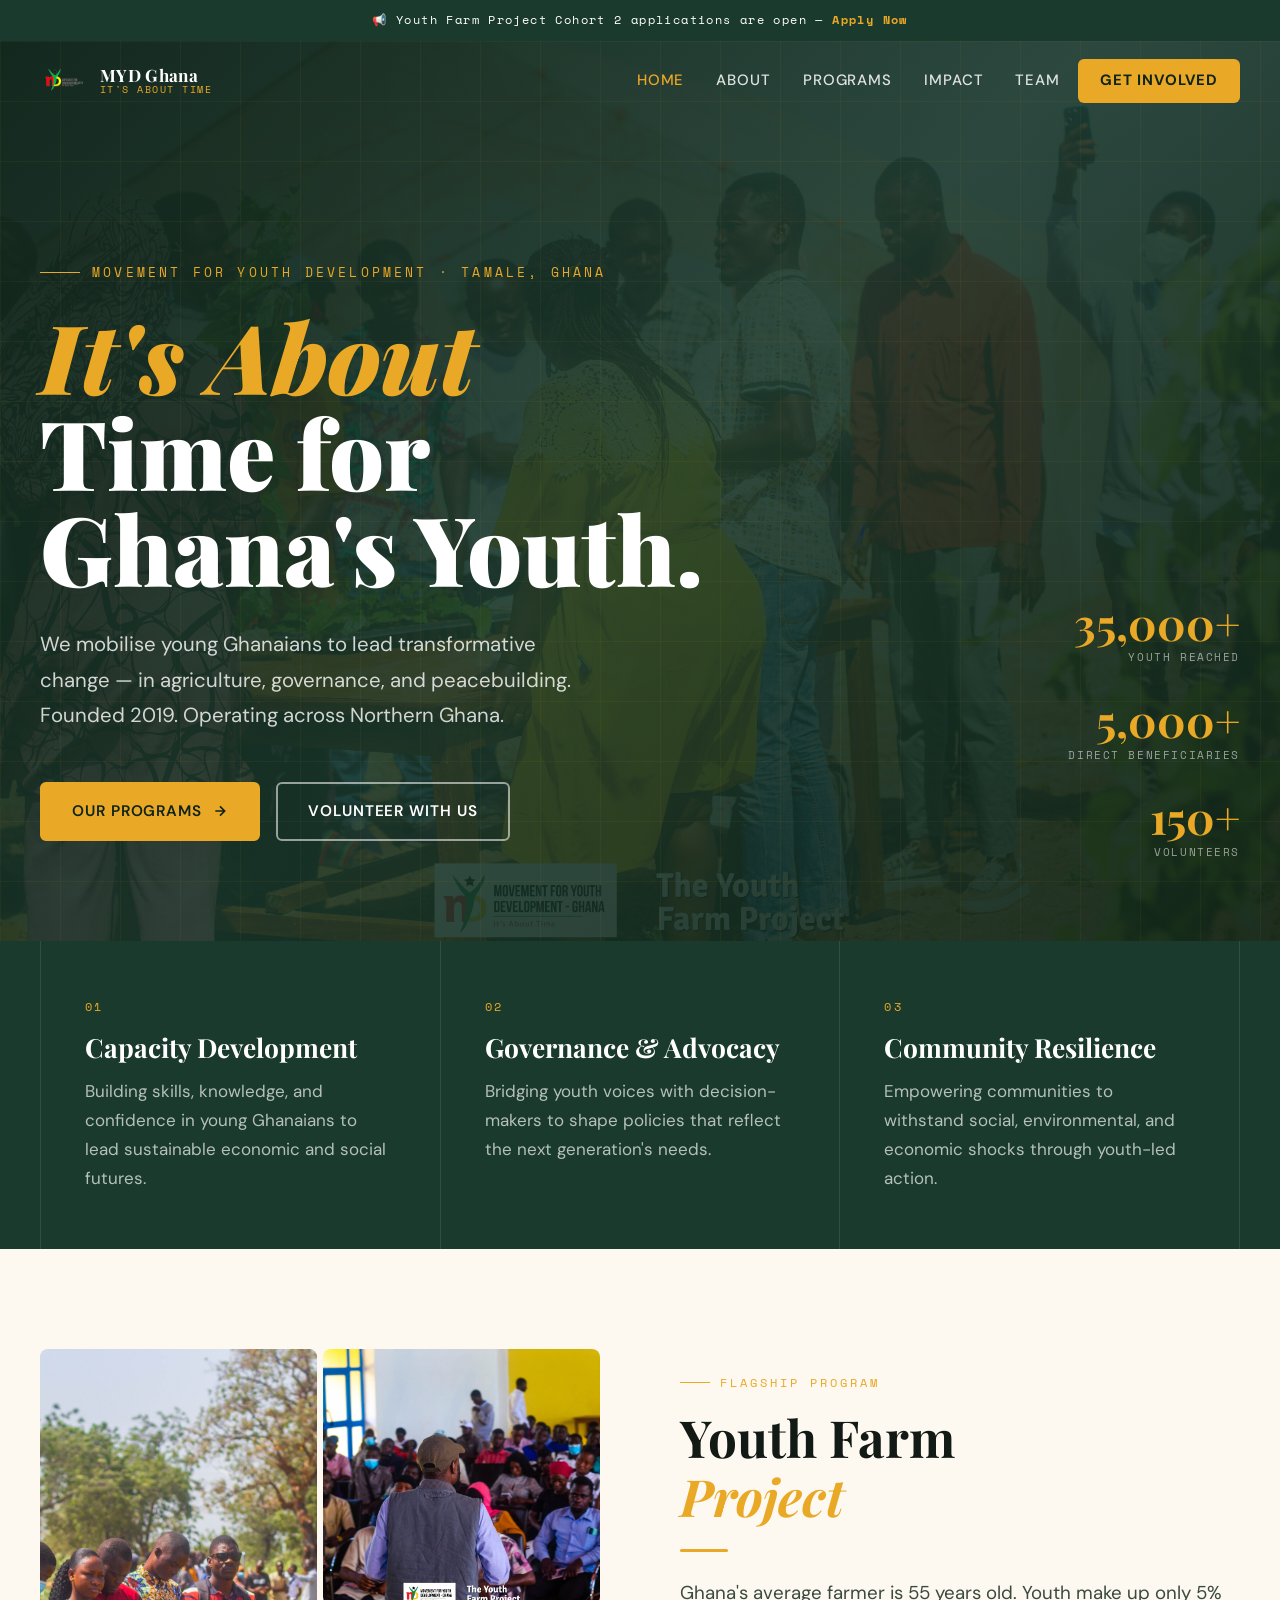
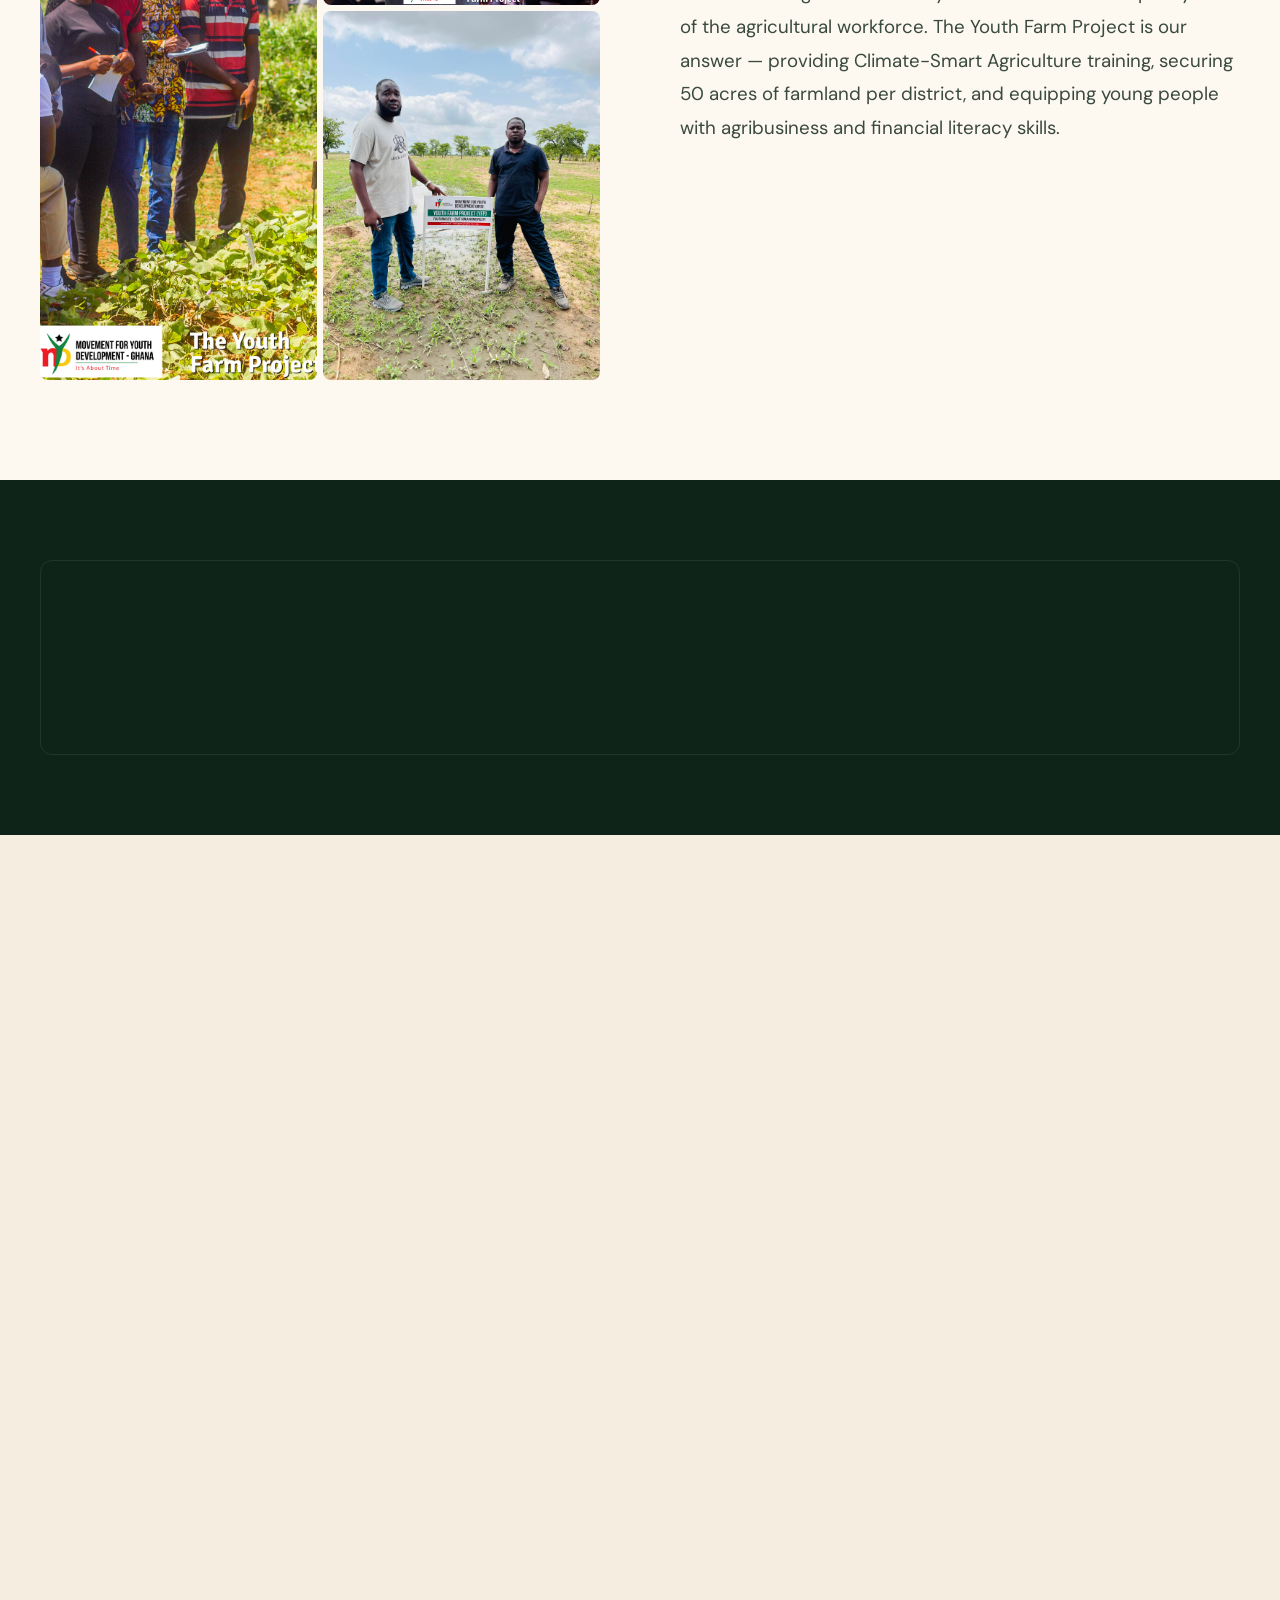
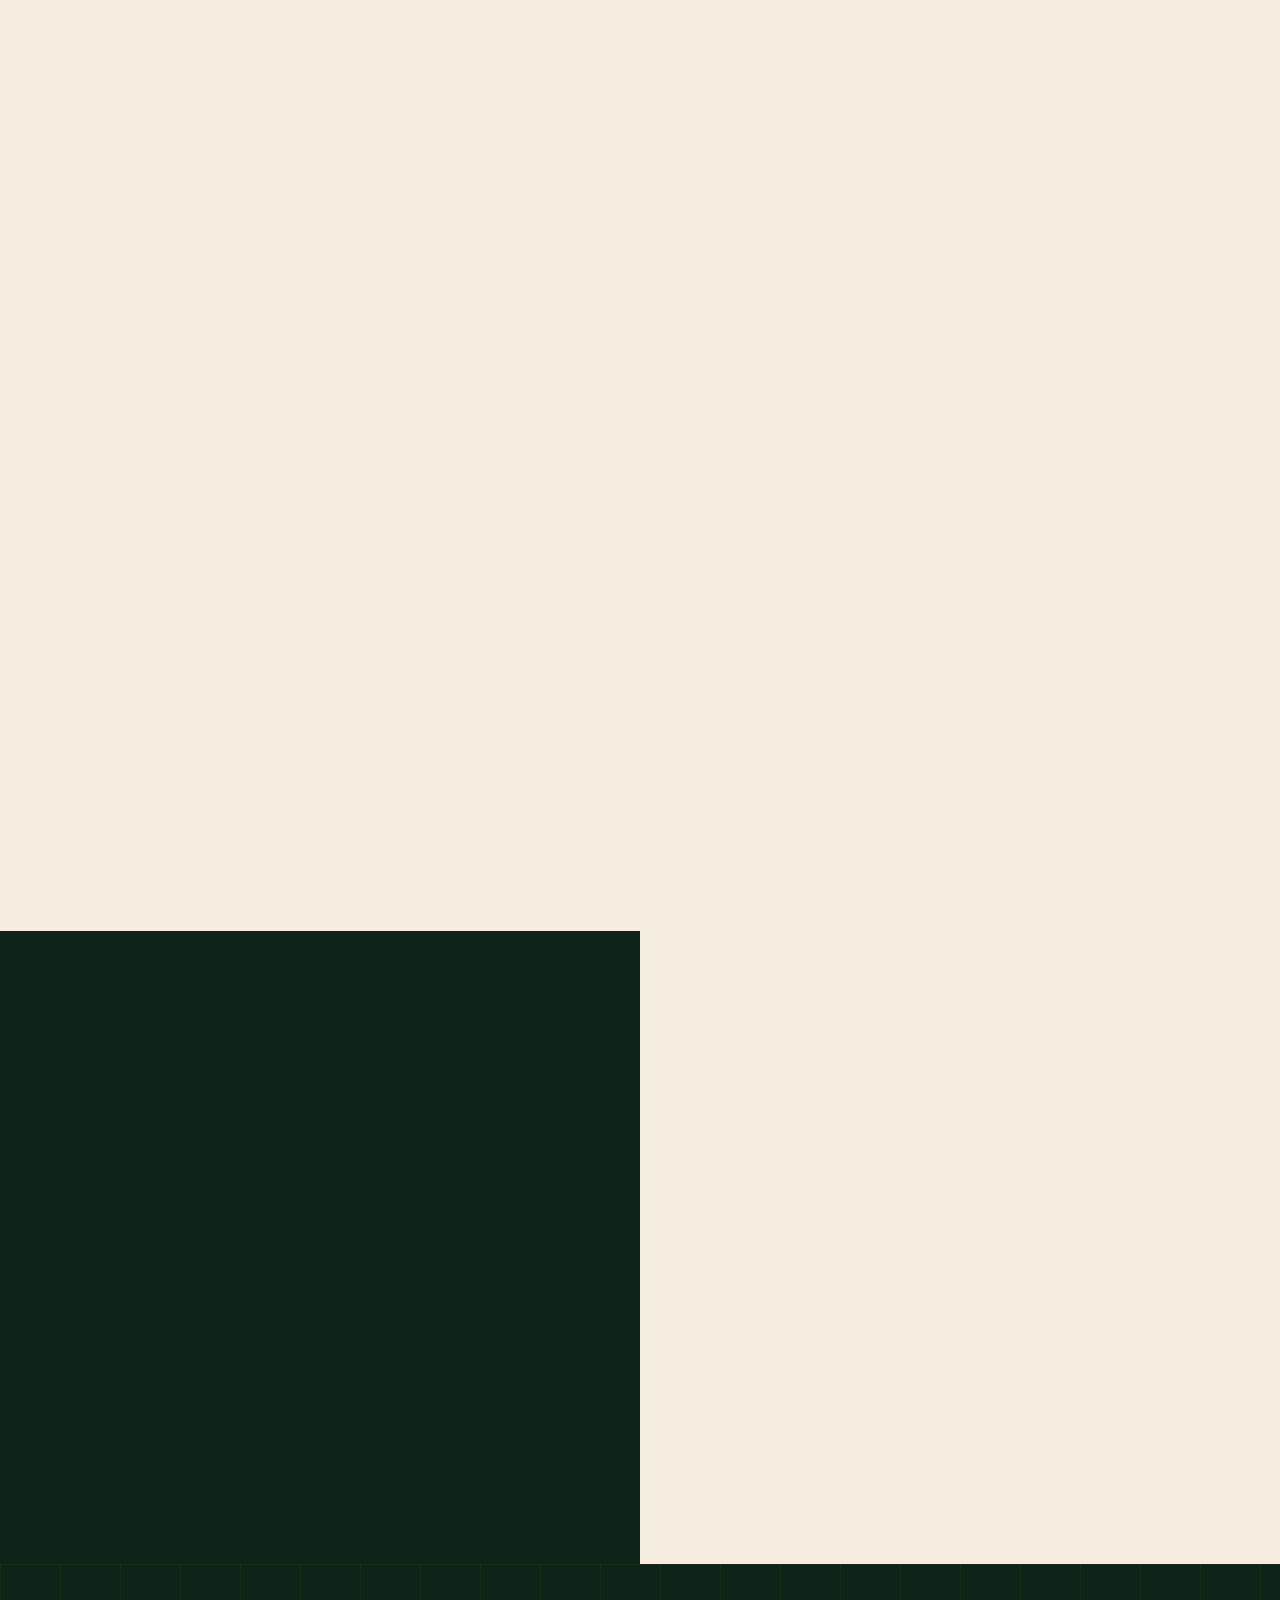
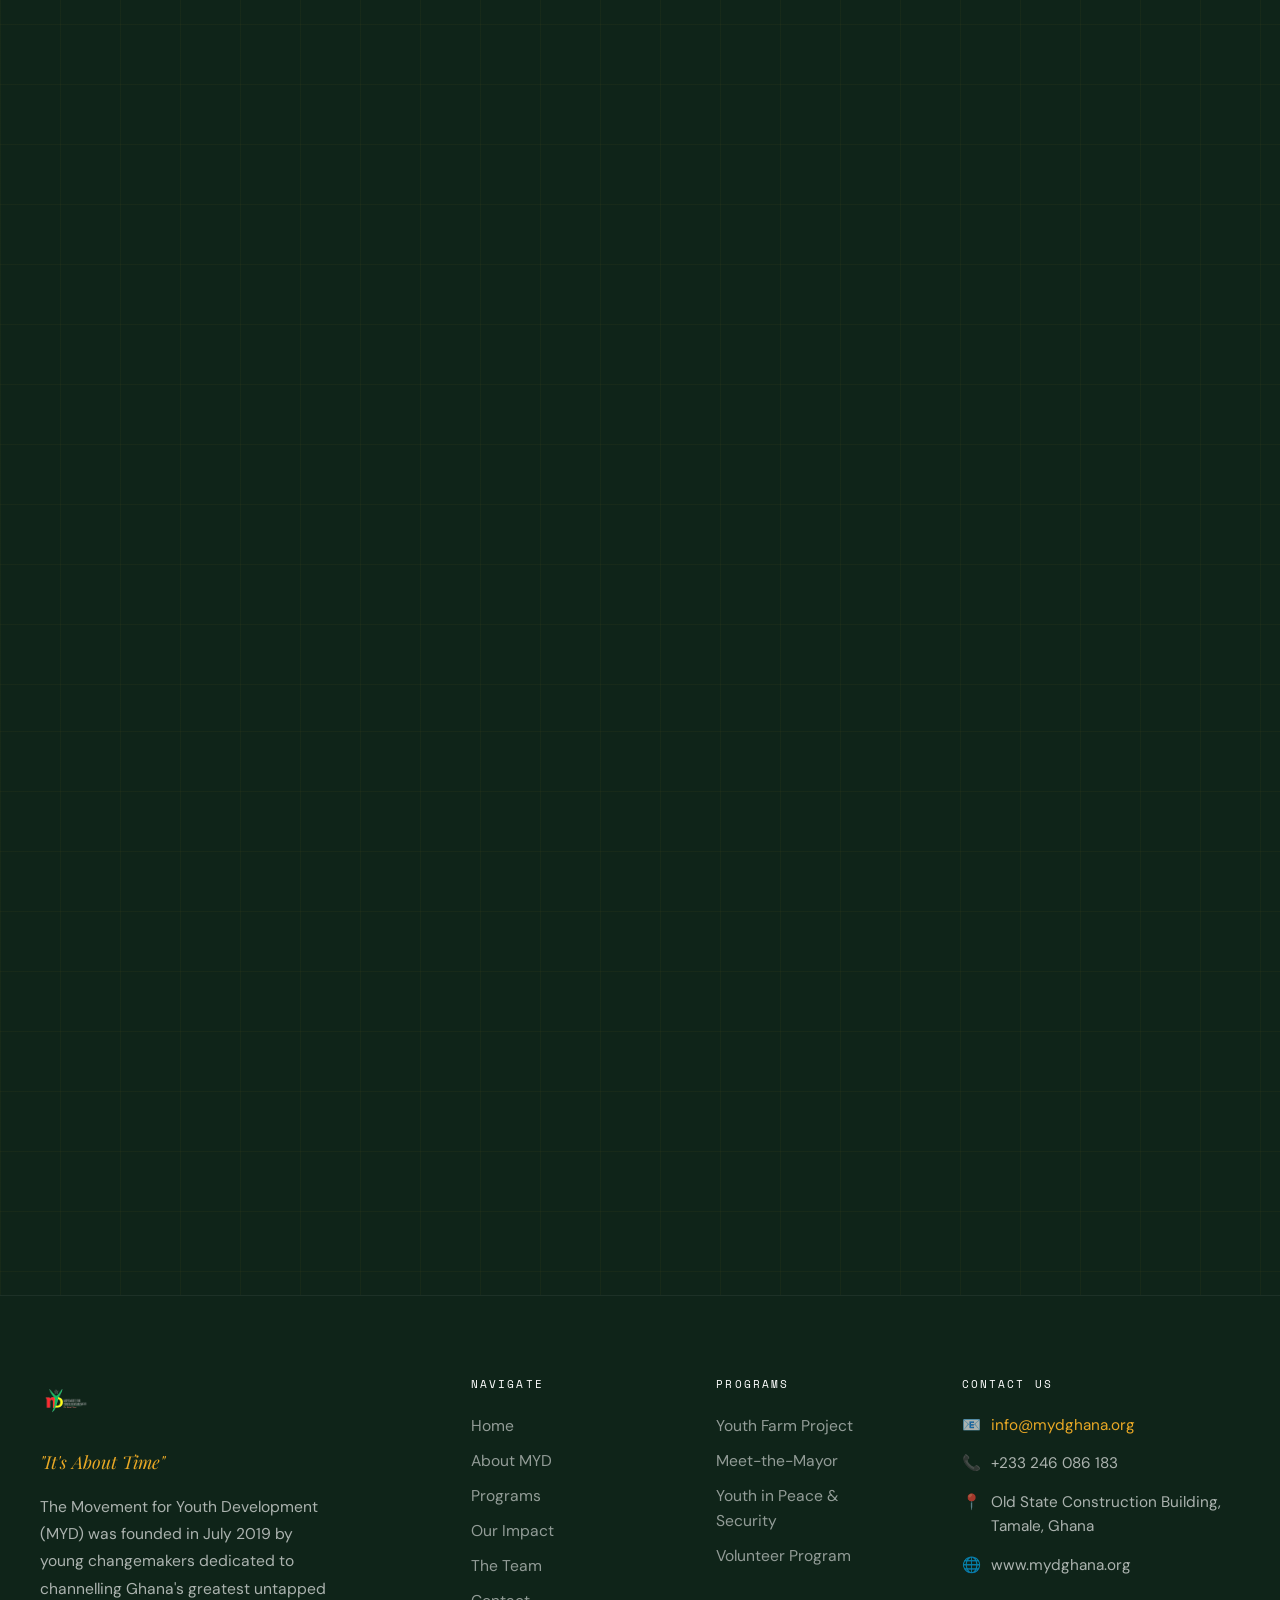
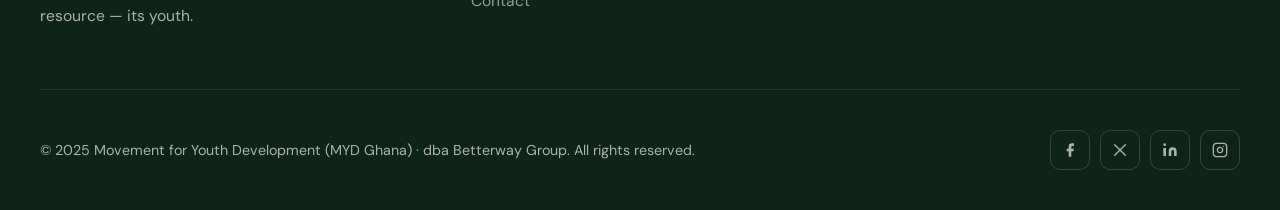
<file: index.html>
<!DOCTYPE html>
<html lang="en">
<head>
  <meta charset="UTF-8" />
  <meta name="viewport" content="width=device-width, initial-scale=1.0" />
  <title>Movement for Youth Development — MYD Ghana</title>
  <meta name="description" content="MYD Ghana empowers young people through agriculture, governance, and peacebuilding across Northern Ghana. It's About Time." />
  <link rel="stylesheet" href="style.css" />
  <link rel="icon" type="image/png" href="assets/images/logo.png" />
</head>
<body>

<!-- TOP BAR -->
<div class="topbar">
  📢 Youth Farm Project Cohort 2 applications are open — <a href="contact.html">Apply Now</a>
</div>

<!-- NAV -->
<nav class="nav transparent" id="mainNav">
  <div class="nav__inner">
    <a href="index.html" class="nav__logo">
      <img src="assets/images/logo.png" alt="MYD Ghana Logo" />
      <div class="nav__logo-text">
        <span>MYD Ghana</span>
        <span>It's About Time</span>
      </div>
    </a>
    <div class="nav__links">
      <a href="index.html">Home</a>
      <a href="about.html">About</a>
      <a href="programs.html">Programs</a>
      <a href="impact.html">Impact</a>
      <a href="team.html">Team</a>
      <a href="contact.html" class="nav__cta">Get Involved</a>
    </div>
    <button class="nav__burger" aria-label="Menu">
      <span></span><span></span><span></span>
    </button>
  </div>
</nav>

<!-- MOBILE MENU -->
<div class="nav__mobile">
  <a href="index.html">Home</a>
  <a href="about.html">About</a>
  <a href="programs.html">Programs</a>
  <a href="impact.html">Impact</a>
  <a href="team.html">Team</a>
  <a href="contact.html">Get Involved</a>
</div>

<!-- ============ HERO ============ -->
<section class="hero">
  <div class="hero__bg"></div>

  <img class="hero__img" src="assets/images/hero-bg.jpg" alt="MYD Youth in the field">

  <div class="hero__content">
    <p class="hero__overline reveal">Movement for Youth Development · Tamale, Ghana</p>
    <h1 class="hero__title reveal reveal-delay-1">
      <em>It's About</em><br>Time for<br>Ghana's Youth.
    </h1>
    <p class="hero__body reveal reveal-delay-2">
      We mobilise young Ghanaians to lead transformative change — in agriculture, governance, and peacebuilding. Founded 2019. Operating across Northern Ghana.
    </p>
    <div class="hero__actions reveal reveal-delay-3">
      <a href="programs.html" class="btn btn--primary">
        Our Programs
        <svg xmlns="http://www.w3.org/2000/svg" viewBox="0 0 24 24" fill="none" stroke="currentColor" stroke-width="2.5"><path d="M5 12h14M12 5l7 7-7 7"/></svg>
      </a>
      <a href="contact.html" class="btn btn--outline">Volunteer With Us</a>
    </div>
  </div>

  <!-- Floating stats — visible on desktop -->
  <div class="hero__stats">
    <div class="hero__stat reveal reveal-delay-1">
      <div class="hero__stat-num" data-count="35,000+">35,000+</div>
      <div class="hero__stat-label">Youth Reached</div>
    </div>
    <div class="hero__stat reveal reveal-delay-2">
      <div class="hero__stat-num" data-count="5,000+">5,000+</div>
      <div class="hero__stat-label">Direct Beneficiaries</div>
    </div>
    <div class="hero__stat reveal reveal-delay-3">
      <div class="hero__stat-num" data-count="150+">150+</div>
      <div class="hero__stat-label">Volunteers</div>
    </div>
  </div>
</section>

<!-- Mobile stats strip (visible only on mobile, hidden on desktop) -->
<div class="hero__stats-mobile">
  <div class="hero__stat-m"><span>35K+</span> Youth Reached</div>
  <div class="hero__stat-m"><span>5K+</span> Beneficiaries</div>
  <div class="hero__stat-m"><span>150+</span> Volunteers</div>
  <div class="hero__stat-m"><span>1M+</span> #YouthForPeace</div>
</div>

<!-- ============ MANDATES STRIP ============ -->
<div class="mandates-strip">
  <div class="mandates-strip__inner">
    <div class="mandate-item reveal">
      <div class="mandate-item__num">01</div>
      <div class="mandate-item__title">Capacity Development</div>
      <div class="mandate-item__body">Building skills, knowledge, and confidence in young Ghanaians to lead sustainable economic and social futures.</div>
    </div>
    <div class="mandate-item reveal reveal-delay-1">
      <div class="mandate-item__num">02</div>
      <div class="mandate-item__title">Governance &amp; Advocacy</div>
      <div class="mandate-item__body">Bridging youth voices with decision-makers to shape policies that reflect the next generation's needs.</div>
    </div>
    <div class="mandate-item reveal reveal-delay-2">
      <div class="mandate-item__num">03</div>
      <div class="mandate-item__title">Community Resilience</div>
      <div class="mandate-item__body">Empowering communities to withstand social, environmental, and economic shocks through youth-led action.</div>
    </div>
  </div>
</div>

<!-- ============ FEATURED: YOUTH FARM PROJECT ============ -->
<div style="background: var(--cream);">
  <div class="section">
    <div style="display: grid; grid-template-columns: 1fr 1fr; gap: 80px; align-items: center;">
      <!-- Photo collage left -->
      <div class="reveal">
        <div class="collage">
          <div class="collage__main img-slot">
            <!-- REPLACE: <img src="assets/images/yfp-main.jpg" alt="Youth Farm Project" /> -->
            <img src="assets/images/yfp-main.jpg" alt="Youth Farm Project" />
          </div>
          <div class="collage__sub img-slot">
            <img src="assets/images/yfp-training.jpg" alt="YFP Training" />
          </div>
          <div class="collage__sub img-slot">
            <img src="assets/images/yfp-farm.jpg" alt="YFP Farmland" />
          </div>
        </div>
      </div>

      <!-- Text right -->
      <div>
        <p class="section__overline reveal">Flagship Program</p>
        <h2 class="section__title reveal reveal-delay-1">
          Youth Farm<br><em>Project</em>
        </h2>
        <div class="divider reveal reveal-delay-1"></div>
        <p class="section__body reveal reveal-delay-2">
          Ghana's average farmer is 55 years old. Youth make up only 5% of the agricultural workforce. The Youth Farm Project is our answer — providing Climate-Smart Agriculture training, securing 50 acres of farmland per district, and equipping young people with agribusiness and financial literacy skills.
        </p>
        <div style="display: flex; gap: 32px; margin-top: 32px;" class="reveal reveal-delay-3">
          <div>
            <div style="font-family: var(--font-head); font-size: 2.2rem; font-weight: 700; color: var(--green);">100</div>
            <div style="font-size: 0.78rem; color: var(--text-light); font-family: var(--font-mono); letter-spacing: 0.1em;">Pilot Cohort</div>
          </div>
          <div>
            <div style="font-family: var(--font-head); font-size: 2.2rem; font-weight: 700; color: var(--green);">5</div>
            <div style="font-size: 0.78rem; color: var(--text-light); font-family: var(--font-mono); letter-spacing: 0.1em;">Northern Regions</div>
          </div>
          <div>
            <div style="font-family: var(--font-head); font-size: 2.2rem; font-weight: 700; color: var(--green);">50ac</div>
            <div style="font-size: 0.78rem; color: var(--text-light); font-family: var(--font-mono); letter-spacing: 0.1em;">Per District</div>
          </div>
        </div>
        <div class="reveal reveal-delay-4" style="margin-top: 40px; display: flex; gap: 16px; flex-wrap: wrap;">
  <a href="contact.html" class="btn btn--green">
    Apply for YFP
    <svg xmlns="http://www.w3.org/2000/svg" viewBox="0 0 24 24" fill="none" stroke="currentColor" stroke-width="2.5"><path d="M5 12h14M12 5l7 7-7 7"/></svg>
  </a>
  <a href="https://yfp-myd.netlify.app/" target="_blank" class="btn btn--outline-dark">
    Visit YFP Site
    <svg xmlns="http://www.w3.org/2000/svg" viewBox="0 0 24 24" fill="none" stroke="currentColor" stroke-width="2.5" style="margin-left: 8px;"><path d="M18 13v6a2 2 0 01-2 2H5a2 2 0 01-2-2V8a2 2 0 012-2h6M15 3h6v6M10 14L21 3"/></svg>
  </a>
</div>
      </div>
    </div>
  </div>
</div>

<!-- ============ IMPACT NUMBERS ============ -->
<div class="impact-bar">
  <div class="impact-bar__inner">
    <div class="impact-num reveal">
      <div class="impact-num__value" data-count="35,000+">35,000+</div>
      <div class="impact-num__label">Youth Reached</div>
    </div>
    <div class="impact-num reveal reveal-delay-1">
      <div class="impact-num__value" data-count="5,000+">5,000+</div>
      <div class="impact-num__label">Direct Beneficiaries</div>
    </div>
    <div class="impact-num reveal reveal-delay-2">
      <div class="impact-num__value" data-count="150+">150+</div>
      <div class="impact-num__label">Volunteers</div>
    </div>
    <div class="impact-num reveal reveal-delay-3">
      <div class="impact-num__value">1M+</div>
      <div class="impact-num__label">#YouthForPeace Reach</div>
    </div>
    <div class="impact-num reveal reveal-delay-4">
      <div class="impact-num__value">4.3M</div>
      <div class="impact-num__label">National Goal (Agriculture)</div>
    </div>
  </div>
</div>

<!-- ============ PROGRAMS GRID ============ -->
<div style="background: var(--cream-dark); padding: 100px 40px;">
  <div style="max-width: var(--max-w); margin: 0 auto;">
    <div class="section__header reveal">
      <p class="section__overline">What We Do</p>
      <h2 class="section__title">Four Programs.<br><em>One Movement.</em></h2>
      <p class="section__body">Each program directly tackles a critical barrier facing young Ghanaians — from land access to peace, from governance to skills.</p>
    </div>

    <div class="programs-grid reveal">
  
  <!-- YFP Card -->
  <a href="programs.html#yfp" class="program-card" style="border-top: 3px solid #2d6a4f;">
    <div class="program-card__icon" style="font-size: 2.4rem; margin-bottom: 16px;">🌱</div>
    <div class="program-card__tag" style="background: rgba(45,106,79,0.1); color: #2d6a4f;">Flagship Program</div>
    <h3 class="program-card__title">Youth Farm Project</h3>
    <p class="program-card__body">Climate-Smart Agriculture training, 50-acre land access per district, and agribusiness skills for 1000 youth across 5 Northern regions.</p>
    <div style="display: flex; gap: 24px; margin-top: 20px; padding-top: 20px; border-top: 1px solid var(--border);">
      <div>
        <div style="font-family: var(--font-head); font-size: 1.8rem; font-weight: 700; color: #2d6a4f;">100</div>
        <div style="font-size: 0.65rem; color: var(--text-light); text-transform: uppercase; letter-spacing: 0.08em;">Youth Enrolled</div>
      </div>
      <div>
        <div style="font-family: var(--font-head); font-size: 1.8rem; font-weight: 700; color: #2d6a4f;">5</div>
        <div style="font-size: 0.65rem; color: var(--text-light); text-transform: uppercase; letter-spacing: 0.08em;">Regions</div>
      </div>
      <div>
        <div style="font-family: var(--font-head); font-size: 1.8rem; font-weight: 700; color: #2d6a4f;">50ac</div>
        <div style="font-size: 0.65rem; color: var(--text-light); text-transform: uppercase; letter-spacing: 0.08em;">Per District</div>
      </div>
    </div>
    <div class="program-card__link" style="margin-top: 16px; color: #2d6a4f;">Explore Program →</div>
  </a>

  <!-- MTM Card -->
  <a href="programs.html#mtm" class="program-card" style="border-top: 3px solid #e9a825;">
    <div class="program-card__icon" style="font-size: 2.4rem; margin-bottom: 16px;">🏛️</div>
    <div class="program-card__tag" style="background: rgba(233,168,37,0.1); color: #b8860b;">Governance & Advocacy</div>
    <h3 class="program-card__title">Meet-the-Mayor Conference</h3>
    <p class="program-card__body">100 youth delegates aged 18–35 engage directly with District Assembly Mayors, producing a formal Youth Manifesto submitted as policy petition.</p>
    <div style="display: flex; gap: 24px; margin-top: 20px; padding-top: 20px; border-top: 1px solid var(--border);">
      <div>
        <div style="font-family: var(--font-head); font-size: 1.8rem; font-weight: 700; color: #e9a825;">100</div>
        <div style="font-size: 0.65rem; color: var(--text-light); text-transform: uppercase; letter-spacing: 0.08em;">Delegates</div>
      </div>
      <div>
        <div style="font-family: var(--font-head); font-size: 1.8rem; font-weight: 700; color: #e9a825;">5</div>
        <div style="font-size: 0.65rem; color: var(--text-light); text-transform: uppercase; letter-spacing: 0.08em;">Breakout Themes</div>
      </div>
    </div>
    <div class="program-card__link" style="margin-top: 16px; color: #e9a825;">Explore Program →</div>
  </a>

  <!-- YPS Card -->
  <a href="programs.html#yps" class="program-card" style="border-top: 3px solid #7b2d8b;">
    <div class="program-card__icon" style="font-size: 2.4rem; margin-bottom: 16px;">✌️</div>
    <div class="program-card__tag" style="background: rgba(123,45,139,0.1); color: #7b2d8b;">Community Resilience</div>
    <h3 class="program-card__title">Youth in Peace & Security</h3>
    <p class="program-card__body">Training youth as peace ambassadors. #YouthForPeace campaign reached 1M+ people via radio and TV ahead of Ghana's 2024 general elections.</p>
    <div style="display: flex; gap: 24px; margin-top: 20px; padding-top: 20px; border-top: 1px solid var(--border);">
      <div>
        <div style="font-family: var(--font-head); font-size: 1.8rem; font-weight: 700; color: #7b2d8b;">1M+</div>
        <div style="font-size: 0.65rem; color: var(--text-light); text-transform: uppercase; letter-spacing: 0.08em;">People Reached</div>
      </div>
      <div>
        <div style="font-family: var(--font-head); font-size: 1.8rem; font-weight: 700; color: #7b2d8b;">3</div>
        <div style="font-size: 0.65rem; color: var(--text-light); text-transform: uppercase; letter-spacing: 0.08em;">Media Outlets</div>
      </div>
    </div>
    <div class="program-card__link" style="margin-top: 16px; color: #7b2d8b;">Explore Program →</div>
  </a>

  <!-- Volunteer Card -->
  <a href="programs.html#volunteers" class="program-card" style="border-top: 3px solid #d4842a;">
    <div class="program-card__icon" style="font-size: 2.4rem; margin-bottom: 16px;">🤝</div>
    <div class="program-card__tag" style="background: rgba(212,132,42,0.1); color: #d4842a;">Capacity Development</div>
    <h3 class="program-card__title">Volunteer Network</h3>
    <p class="program-card__body">150+ committed changemakers forming the backbone of all MYD program delivery across Tamale and Northern Ghana.</p>
    <div style="display: flex; gap: 24px; margin-top: 20px; padding-top: 20px; border-top: 1px solid var(--border);">
      <div>
        <div style="font-family: var(--font-head); font-size: 1.8rem; font-weight: 700; color: #d4842a;">150+</div>
        <div style="font-size: 0.65rem; color: var(--text-light); text-transform: uppercase; letter-spacing: 0.08em;">Volunteers</div>
      </div>
      <div>
        <div style="font-family: var(--font-head); font-size: 1.8rem; font-weight: 700; color: #d4842a;">All</div>
        <div style="font-size: 0.65rem; color: var(--text-light); text-transform: uppercase; letter-spacing: 0.08em;">Programs</div>
      </div>
    </div>
    <div class="program-card__link" style="margin-top: 16px; color: #d4842a;">Join the Network →</div>
  </a>

</div>

    <div style="text-align: center; margin-top: 48px;" class="reveal">
      <a href="programs.html" class="btn btn--green">All Programs →</a>
    </div>
  </div>
</div>

<!-- ============ VISION / MISSION ============ -->
<div class="vm-split">
  <div class="vm-panel vm-panel--dark">
    <div class="vm-panel__label reveal">Our Vision</div>
    <h2 class="vm-panel__title reveal reveal-delay-1">A Ghana Where<br><em>Every Young<br>Person Thrives.</em></h2>
    <p class="vm-panel__body reveal reveal-delay-2">
      We envision a Ghana where all young people have equal access to economic opportunities, quality education, and are drivers of positive change in their communities.
    </p>
    <div style="margin-top: 40px;" class="reveal reveal-delay-3">
      <a href="about.html" class="btn btn--outline">Our Story →</a>
    </div>
  </div>
  <div class="vm-panel vm-panel--light">
    <div class="vm-panel__label reveal" style="color: var(--gold);">Our Mission</div>
    <h2 class="vm-panel__title reveal reveal-delay-1">Secure Jobs.<br>Promote Education.<br><em>Change Mindsets.</em></h2>
    <p class="vm-panel__body reveal reveal-delay-2">
      Our mission is to secure and create decent jobs, promote education, advocate for good governance, and influence a positive mindset for young people in Ghana. Founded July 2019. Operating as dba Betterway Group.
    </p>
    <div style="margin-top: 40px;" class="reveal reveal-delay-3">
      <a href="impact.html" class="btn btn--outline-dark">See Our Impact →</a>
    </div>
  </div>
</div>

<!-- ============ DONATE ============ -->
<div class="donate-section" id="donate">
  <div class="donate-section__inner">

    <div class="donate-section__left reveal">
      <p class="section__overline" style="color: var(--gold);">Support Our Work</p>
      <h2 class="donate-section__title">
        Fuel Youth-Led<br><em>Change in Ghana.</em>
      </h2>
      <div class="divider"></div>
      <p class="donate-section__body">
        Every contribution directly funds training, land access, and advocacy for young people across Northern Ghana. MYD is a registered non-profit — your donation makes a measurable difference.
      </p>
      <div class="donate-section__trust reveal reveal-delay-2">
        <div class="donate-trust-item">
          <span class="donate-trust-icon">✅</span>
          <span>Registered Non-Profit (LBG) · Betterway Group</span>
        </div>
        <div class="donate-trust-item">
          <span class="donate-trust-icon">📍</span>
          <span>Tamale, Northern Ghana · Founded 2019</span>
        </div>
        <div class="donate-trust-item">
          <span class="donate-trust-icon">🌱</span>
          <span>35,000+ youth reached since inception</span>
        </div>
      </div>
    </div>

    <div class="donate-section__right reveal reveal-delay-1">
      <div class="donate-card">
        <p class="donate-card__label">Choose an amount</p>
        <div class="donate-amounts">
          <button class="donate-amt" onclick="setAmount(20)">GH₵ 20</button>
          <button class="donate-amt" onclick="setAmount(50)">GH₵ 50</button>
          <button class="donate-amt donate-amt--active" onclick="setAmount(100)">GH₵ 100</button>
          <button class="donate-amt" onclick="setAmount(200)">GH₵ 200</button>
          <button class="donate-amt" onclick="setAmount(500)">GH₵ 500</button>
          <button class="donate-amt donate-amt--custom" onclick="focusCustom()">Custom</button>
        </div>
        <div class="donate-custom-wrap">
          <span class="donate-custom-prefix">GH₵</span>
          <input type="number" id="customAmount" class="donate-custom-input" placeholder="Enter amount" min="1" />
        </div>
        <p class="donate-card__label" style="margin-top: 24px;">Your donation supports</p>
        <div class="donate-impact" id="donateImpact">
          GH₵ 100 trains one youth in Climate-Smart Agriculture for a full season.
        </div>
        <a href="https://paystack.shop/pay/xq1r7x7emr" target="_blank" rel="noopener" class="btn btn--primary donate-btn" id="donateBtn">
          Donate Now
          <svg xmlns="http://www.w3.org/2000/svg" viewBox="0 0 24 24" fill="none" stroke="currentColor" stroke-width="2.5"><path d="M5 12h14M12 5l7 7-7 7"/></svg>
        </a>
        <p class="donate-card__footnote">Secured by Paystack · MoMo &amp; Card accepted</p>
      </div>
    </div>

  </div>
</div>

<!-- ============ CTA ============ -->
<div class="cta-section">
  <div class="cta-section__inner">
    <p style="font-family: var(--font-mono); font-size: 0.65rem; letter-spacing: 0.25em; text-transform: uppercase; color: var(--gold); margin-bottom: 20px;" class="reveal">Join the Movement</p>
    <h2 class="cta-section__title reveal reveal-delay-1">
      Ready to Make a<br><em>Difference?</em>
    </h2>
    <p class="cta-section__body reveal reveal-delay-2">
      Volunteer, partner, or donate. Every contribution fuels youth-led transformation across Northern Ghana.
    </p>
    <div class="cta-section__actions reveal reveal-delay-3">
      <a href="contact.html" class="btn btn--primary">Get Involved →</a>
      <a href="contact.html#partner" class="btn btn--outline">Partner With Us</a>
    </div>
  </div>
</div>

<!-- ============ FOOTER ============ -->
<footer class="footer">
  <div class="footer__inner">
    <div class="footer__top">
      <div>
        <img src="assets/images/logo.png" alt="MYD Ghana" class="footer__brand-logo" />
        <p class="footer__brand-tagline">"It's About Time"</p>
        <p class="footer__brand-body">The Movement for Youth Development (MYD) was founded in July 2019 by young changemakers dedicated to channelling Ghana's greatest untapped resource — its youth.</p>
      </div>
      <div>
        <p class="footer__col-title">Navigate</p>
        <div class="footer__links">
          <a href="index.html">Home</a>
          <a href="about.html">About MYD</a>
          <a href="programs.html">Programs</a>
          <a href="impact.html">Our Impact</a>
          <a href="team.html">The Team</a>
          <a href="contact.html">Contact</a>
        </div>
      </div>
      <div>
        <p class="footer__col-title">Programs</p>
        <div class="footer__links">
          <a href="programs.html#yfp">Youth Farm Project</a>
          <a href="programs.html#mtm">Meet-the-Mayor</a>
          <a href="programs.html#yps">Youth in Peace &amp; Security</a>
          <a href="programs.html#volunteers">Volunteer Program</a>
        </div>
      </div>
      <div>
        <p class="footer__col-title">Contact Us</p>
        <div class="footer__contact-item">
          <span>📧</span>
          <span><a href="mailto:info@mydghana.org" style="color: var(--gold);">info@mydghana.org</a></span>
        </div>
        <div class="footer__contact-item">
          <span>📞</span>
          <span><a href="tel:+233246086183" style="color: rgba(255,255,255,0.65);">+233 246 086 183</a></span>
        </div>
        <div class="footer__contact-item">
          <span>📍</span>
          <span>Old State Construction Building, Tamale, Ghana</span>
        </div>
        <div class="footer__contact-item">
          <span>🌐</span>
          <span><a href="http://www.mydghana.org" target="_blank" style="color: rgba(255,255,255,0.65);">www.mydghana.org</a></span>
        </div>
      </div>
    </div>

    <div class="footer__bottom">
      <p class="footer__copy">© 2025 Movement for Youth Development (MYD Ghana) · dba Betterway Group. All rights reserved.</p>
      <div class="footer__social">
  <!-- Facebook -->
  <a href="https://facebook.com/mydghana" target="_blank" rel="noopener" title="Facebook">
    <svg viewBox="0 0 24 24" fill="currentColor" stroke="none">
      <path d="M18 2h-3a5 5 0 00-5 5v3H7v4h3v8h4v-8h3l1-4h-4V7a1 1 0 011-1h3z"/>
    </svg>
  </a>
  <!-- X / Twitter -->
  <a href="https://twitter.com/mydghana" target="_blank" rel="noopener" title="X / Twitter">
    <svg viewBox="0 0 24 24" fill="none" stroke="currentColor" stroke-width="2.5" stroke-linecap="round">
      <path d="M4 4l16 16M4 20L20 4"/>
    </svg>
  </a>
  <!-- LinkedIn -->
  <a href="https://linkedin.com/company/mydghana" target="_blank" rel="noopener" title="LinkedIn">
    <svg viewBox="0 0 24 24" fill="currentColor" stroke="none">
      <path d="M16 8a6 6 0 016 6v7h-4v-7a2 2 0 00-2-2 2 2 0 00-2 2v7h-4v-7a6 6 0 016-6z"/>
      <path d="M2 9h4v12H2z"/>
      <circle cx="4" cy="4" r="2"/>
    </svg>
  </a>
  <!-- Instagram -->
  <a href="https://instagram.com/mydghana" target="_blank" rel="noopener" title="Instagram">
    <svg viewBox="0 0 24 24" fill="none" stroke="currentColor" stroke-width="2" stroke-linecap="round" stroke-linejoin="round">
      <rect x="2" y="2" width="20" height="20" rx="5" ry="5" fill="none"/>
      <path d="M16 11.37A4 4 0 1112.63 8 4 4 0 0116 11.37z"/>
      <line x1="17.5" y1="6.5" x2="17.51" y2="6.5"/>
    </svg>
  </a>
</div>
    </div>
  </div>
</footer>

<script>
  const impacts = {
    20: "GH₵ 20 covers transport for a youth delegate to attend a Meet-the-Mayor conference.",
    50: "GH₵ 50 provides a volunteer with training materials for one full program cycle.",
    100: "GH₵ 100 trains one youth in Climate-Smart Agriculture for a full season.",
    200: "GH₵ 200 sponsors two youth to participate in MYD's Peace & Security program.",
    500: "GH₵ 500 funds a full community outreach event reaching 100+ young people."
  };

  function setAmount(val) {
    document.querySelectorAll('.donate-amt').forEach(b => b.classList.remove('donate-amt--active'));
    event.currentTarget.classList.add('donate-amt--active');
    document.getElementById('customAmount').value = '';
    document.getElementById('donateImpact').textContent = impacts[val] || impacts[100];
  }

  function focusCustom() {
    document.querySelectorAll('.donate-amt').forEach(b => b.classList.remove('donate-amt--active'));
    event.currentTarget.classList.add('donate-amt--active');
    document.getElementById('customAmount').focus();
  }

  document.getElementById('customAmount')?.addEventListener('input', function() {
    const v = parseInt(this.value);
    if (v >= 500) document.getElementById('donateImpact').textContent = impacts[500];
    else if (v >= 200) document.getElementById('donateImpact').textContent = impacts[200];
    else if (v >= 100) document.getElementById('donateImpact').textContent = impacts[100];
    else if (v >= 50) document.getElementById('donateImpact').textContent = impacts[50];
    else if (v >= 20) document.getElementById('donateImpact').textContent = impacts[20];
    else document.getElementById('donateImpact').textContent = "Every cedi counts — thank you for supporting MYD Ghana.";
  });
</script>

<script src="main.js"></script>
</body>
</html>
</file>
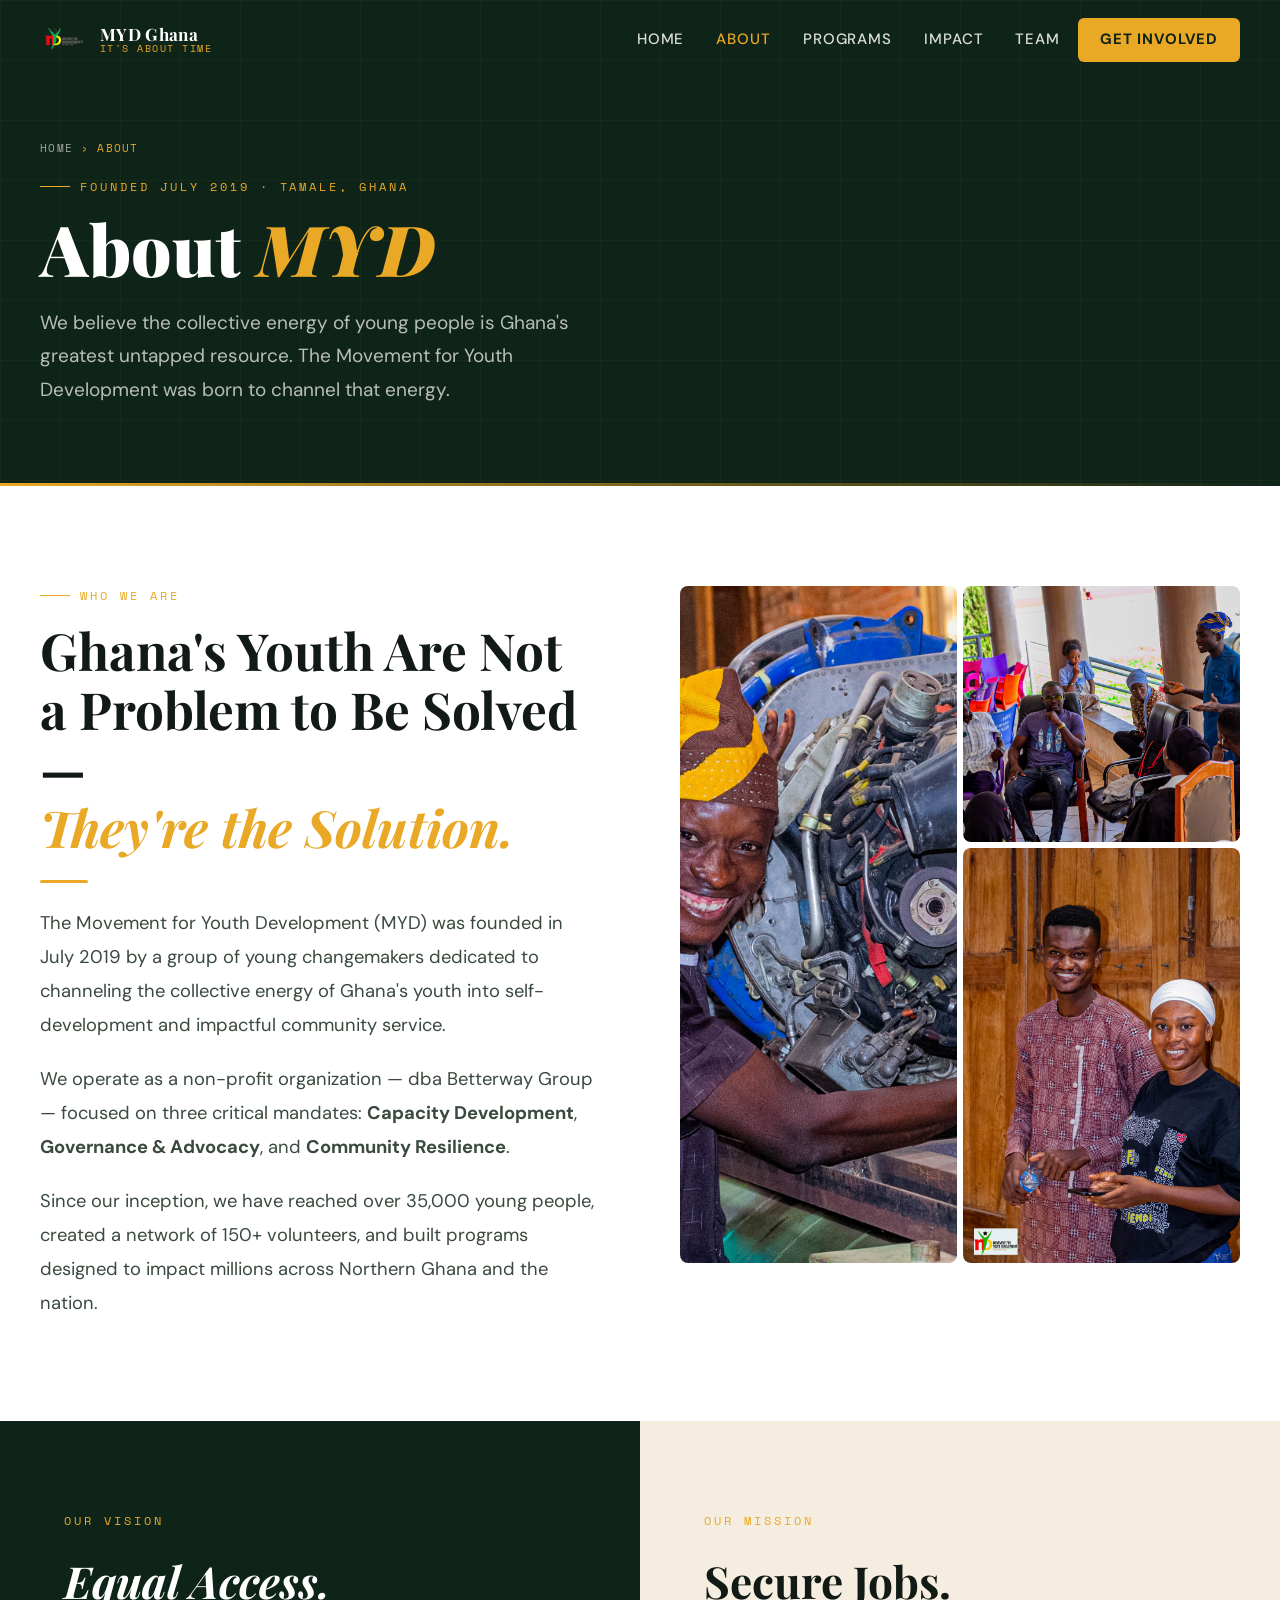
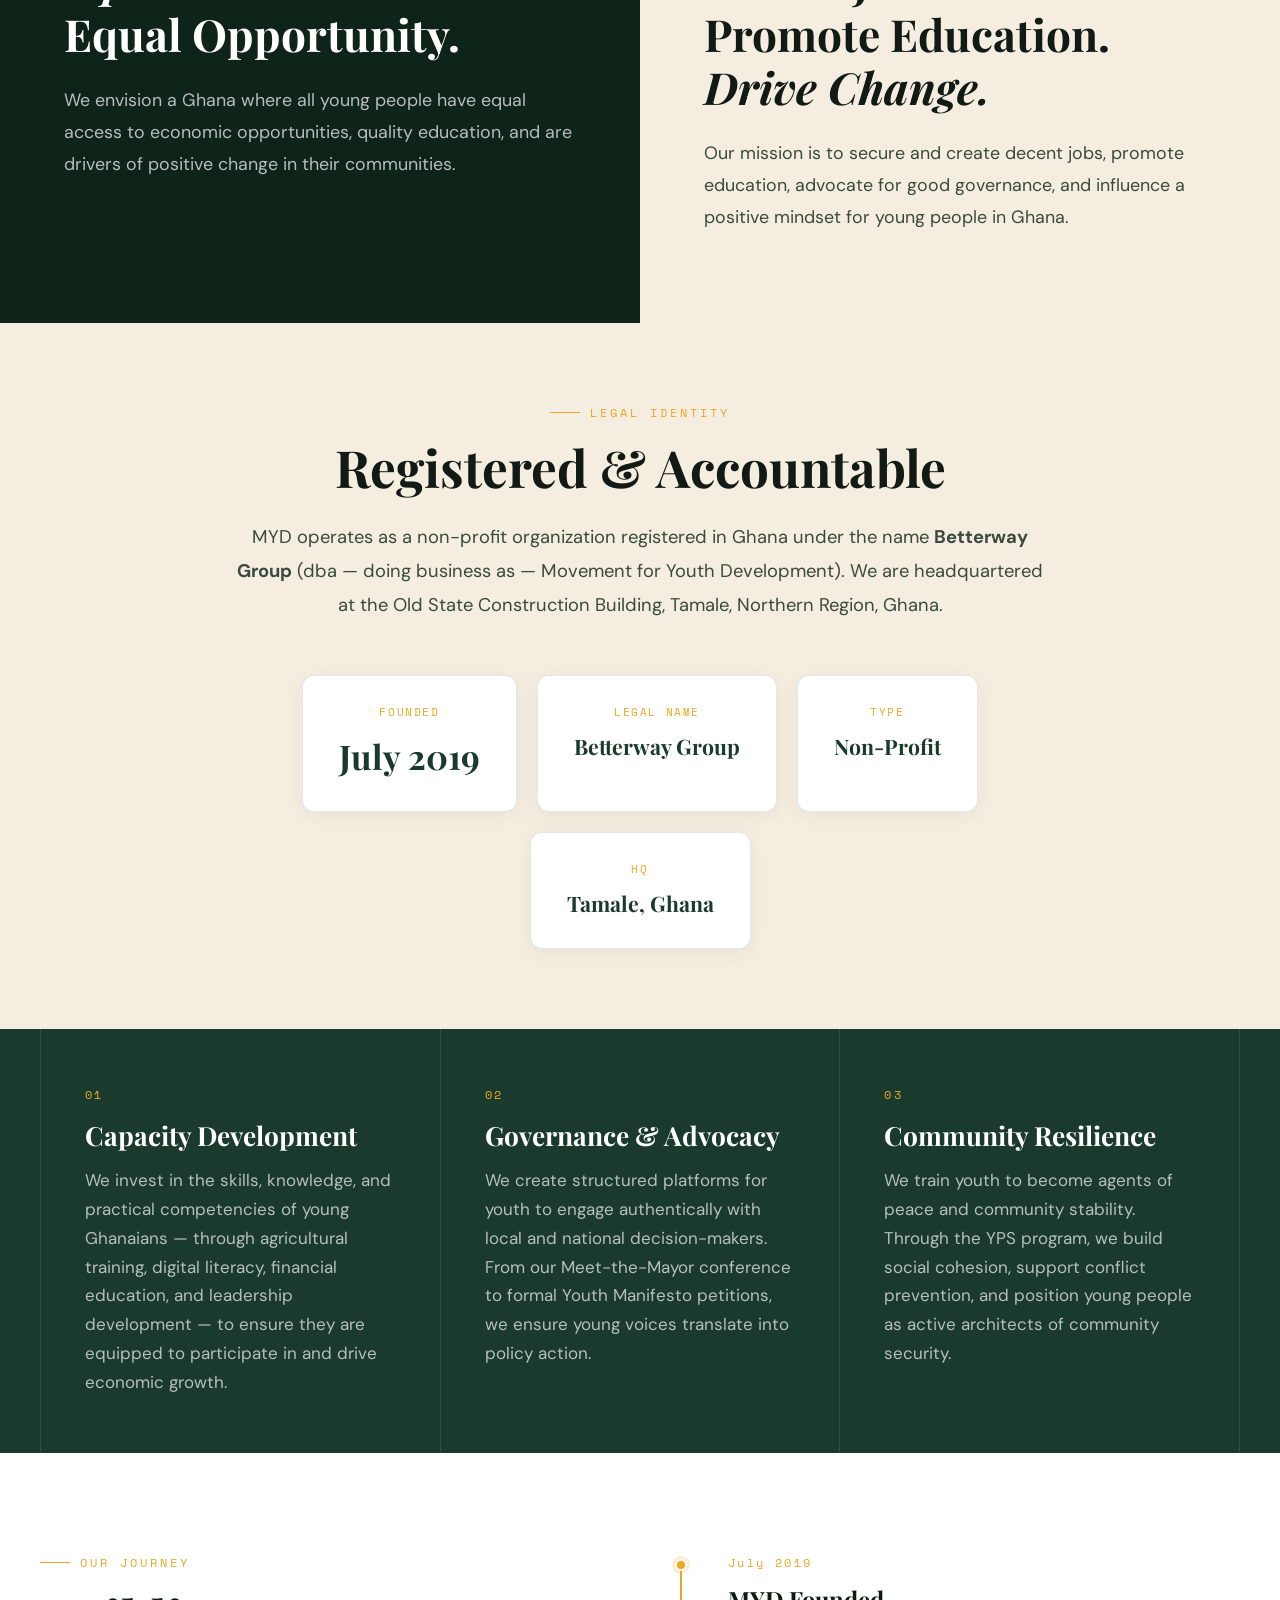
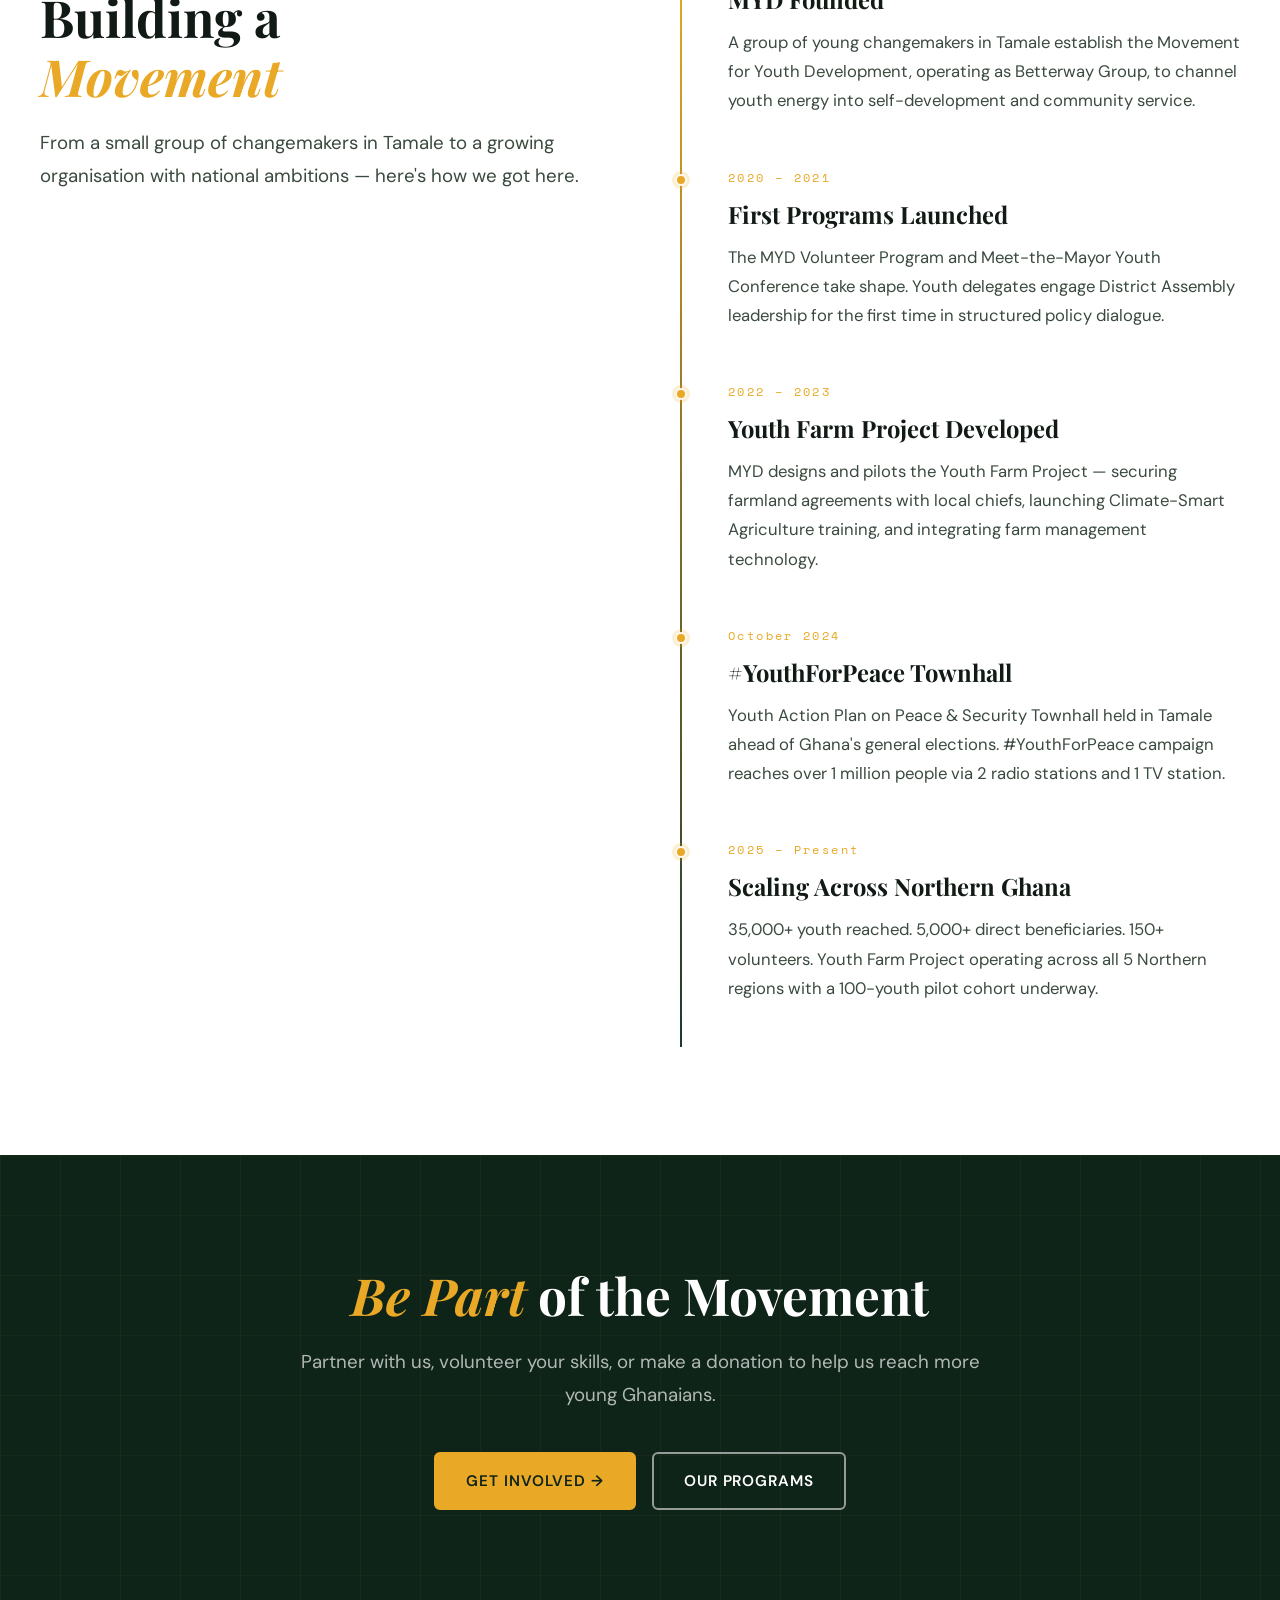
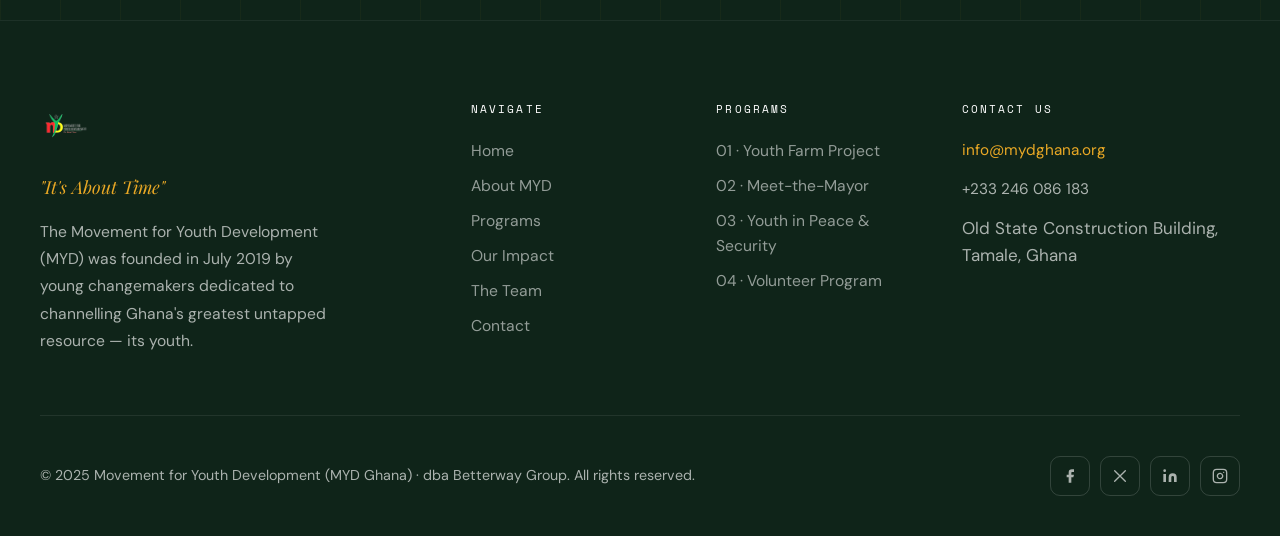
<file: about.html>
<!DOCTYPE html>
<html lang="en">
<head>
  <meta charset="UTF-8" />
  <meta name="viewport" content="width=device-width, initial-scale=1.0" />
  <title>About MYD — Movement for Youth Development Ghana</title>
  <meta name="description" content="MYD Ghana was founded in July 2019 in Tamale. Learn about our history, vision, mission, and three core mandates." />
  <link rel="stylesheet" href="style.css" />
  <link rel="icon" type="image/png" href="assets/images/logo.png" />
  <style>
    /* Fix for logo visibility on about page hero/light sections */
    .about-logo-fix img {
      mix-blend-mode: multiply;
      filter: none;
    }
  </style>
</head>
<body>

<!-- NAV -->
<nav class="nav scrolled" id="mainNav" data-transparent="false">
  <div class="nav__inner">
    <a href="index.html" class="nav__logo">
      <img src="assets/images/logo.png" alt="MYD Ghana Logo" />
      <div class="nav__logo-text">
        <span>MYD Ghana</span>
        <span>It's About Time</span>
      </div>
    </a>
    <div class="nav__links">
      <a href="index.html">Home</a>
      <a href="about.html">About</a>
      <a href="programs.html">Programs</a>
      <a href="impact.html">Impact</a>
      <a href="team.html">Team</a>
      <a href="contact.html" class="nav__cta">Get Involved</a>
    </div>
    <button class="nav__burger" aria-label="Menu">
      <span></span><span></span><span></span>
    </button>
  </div>
</nav>

<div class="nav__mobile">
  <a href="index.html">Home</a>
  <a href="about.html">About</a>
  <a href="programs.html">Programs</a>
  <a href="impact.html">Impact</a>
  <a href="team.html">Team</a>
  <a href="contact.html">Get Involved</a>
</div>

<!-- PAGE HERO -->
<div class="page-hero">
  <div class="page-hero__inner">
    <div class="breadcrumb">
      <a href="index.html">Home</a><span>›</span><span>About</span>
    </div>
    <p class="page-hero__overline">Founded July 2019 · Tamale, Ghana</p>
    <h1 class="page-hero__title">About <em>MYD</em></h1>
    <p class="page-hero__subtitle">We believe the collective energy of young people is Ghana's greatest untapped resource. The Movement for Youth Development was born to channel that energy.</p>
  </div>
</div>

<!-- ============ ABOUT INTRO ============ -->
<div style="background: var(--white); padding: 100px 40px;">
  <div style="max-width: var(--max-w); margin: 0 auto; display: grid; grid-template-columns: 1fr 1fr; gap: 80px; align-items: start;">
    <div>
      <p class="section__overline reveal">Who We Are</p>
      <h2 class="section__title reveal reveal-delay-1">Ghana's Youth Are Not a Problem to Be Solved —<br><em>They're the Solution.</em></h2>
      <div class="divider reveal reveal-delay-1"></div>
      <p style="margin-top: 24px; color: var(--text-mid); line-height: 1.85; font-size: 1.08rem;" class="reveal reveal-delay-2">
        The Movement for Youth Development (MYD) was founded in July 2019 by a group of young changemakers dedicated to channeling the collective energy of Ghana's youth into self-development and impactful community service.
      </p>
      <p style="margin-top: 20px; color: var(--text-mid); line-height: 1.85; font-size: 1.08rem;" class="reveal reveal-delay-3">
        We operate as a non-profit organization — dba Betterway Group — focused on three critical mandates: <strong>Capacity Development</strong>, <strong>Governance &amp; Advocacy</strong>, and <strong>Community Resilience</strong>.
      </p>
      <p style="margin-top: 20px; color: var(--text-mid); line-height: 1.85; font-size: 1.08rem;" class="reveal reveal-delay-3">
        Since our inception, we have reached over 35,000 young people, created a network of 150+ volunteers, and built programs designed to impact millions across Northern Ghana and the nation.
      </p>
    </div>

    <div class="reveal reveal-delay-1">
      <div class="collage">
        <div class="collage__main img-slot">
          <img src="assets/images/about-main.JPG" alt="MYD Team" />
        </div>
        <div class="collage__sub img-slot">
          <img src="assets/images/Youth Photo.JPG" alt="MYD Youth" />
        </div>
        <div class="collage__sub img-slot">
          <img src="assets/images/about-community.JPG" alt="MYD Community Work" />
        </div>
      </div>
    </div>
  </div>
</div>

<!-- ============ VISION / MISSION ============ -->
<div class="vm-split">
  <div class="vm-panel vm-panel--dark">
    <div class="vm-panel__label reveal">Our Vision</div>
    <h2 class="vm-panel__title reveal reveal-delay-1"><em>Equal Access.</em><br>Equal Opportunity.</h2>
    <p class="vm-panel__body reveal reveal-delay-2">
      We envision a Ghana where all young people have equal access to economic opportunities, quality education, and are drivers of positive change in their communities.
    </p>
  </div>
  <div class="vm-panel vm-panel--light">
    <div class="vm-panel__label reveal" style="color: var(--gold);">Our Mission</div>
    <h2 class="vm-panel__title reveal reveal-delay-1">Secure Jobs.<br>Promote Education.<br><em>Drive Change.</em></h2>
    <p class="vm-panel__body reveal reveal-delay-2">
      Our mission is to secure and create decent jobs, promote education, advocate for good governance, and influence a positive mindset for young people in Ghana.
    </p>
  </div>
</div>

<!-- ============ LEGAL IDENTITY ============ -->
<div style="background: var(--cream-dark); padding: 80px 40px;">
  <div style="max-width: 820px; margin: 0 auto; text-align: center;">
    <p class="section__overline reveal" style="justify-content: center;">Legal Identity</p>
    <h2 class="section__title reveal reveal-delay-1" style="text-align: center;">Registered &amp; Accountable</h2>
    <p style="color: var(--text-mid); font-size: 1.08rem; line-height: 1.85; margin-top: 24px;" class="reveal reveal-delay-2">
      MYD operates as a non-profit organization registered in Ghana under the name <strong>Betterway Group</strong> (dba — doing business as — Movement for Youth Development). We are headquartered at the Old State Construction Building, Tamale, Northern Region, Ghana.
    </p>
    <div class="legal-cards reveal reveal-delay-3">
  <div class="legal-card">
    <div class="legal-card__label">Founded</div>
    <div class="legal-card__value--large">July 2019</div>
  </div>
  <div class="legal-card">
    <div class="legal-card__label">Legal Name</div>
    <div class="legal-card__value">Betterway Group</div>
  </div>
  <div class="legal-card">
    <div class="legal-card__label">Type</div>
    <div class="legal-card__value">Non-Profit</div>
  </div>
  <div class="legal-card">
    <div class="legal-card__label">HQ</div>
    <div class="legal-card__value">Tamale, Ghana</div>
  </div>
</div>
  </div>
</div>

<!-- ============ THREE MANDATES ============ -->
<div class="mandates-strip" style="padding: 0 40px;">
  <div class="mandates-strip__inner">
    <div class="mandate-item reveal">
      <div class="mandate-item__num">01</div>
      <div class="mandate-item__title">Capacity Development</div>
      <div class="mandate-item__body">We invest in the skills, knowledge, and practical competencies of young Ghanaians — through agricultural training, digital literacy, financial education, and leadership development — to ensure they are equipped to participate in and drive economic growth.</div>
    </div>
    <div class="mandate-item reveal reveal-delay-1">
      <div class="mandate-item__num">02</div>
      <div class="mandate-item__title">Governance &amp; Advocacy</div>
      <div class="mandate-item__body">We create structured platforms for youth to engage authentically with local and national decision-makers. From our Meet-the-Mayor conference to formal Youth Manifesto petitions, we ensure young voices translate into policy action.</div>
    </div>
    <div class="mandate-item reveal reveal-delay-2">
      <div class="mandate-item__num">03</div>
      <div class="mandate-item__title">Community Resilience</div>
      <div class="mandate-item__body">We train youth to become agents of peace and community stability. Through the YPS program, we build social cohesion, support conflict prevention, and position young people as active architects of community security.</div>
    </div>
  </div>
</div>

<!-- ============ HISTORY TIMELINE ============ -->
<div style="background: var(--white); padding: 100px 40px;">
  <div style="max-width: var(--max-w); margin: 0 auto; display: grid; grid-template-columns: 1fr 1fr; gap: 80px;">
    <div>
      <p class="section__overline reveal">Our Journey</p>
      <h2 class="section__title reveal reveal-delay-1">Building a<br><em>Movement</em></h2>
      <p class="section__body reveal reveal-delay-2">From a small group of changemakers in Tamale to a growing organisation with national ambitions — here's how we got here.</p>
    </div>
    <div class="timeline reveal reveal-delay-1">
      <div class="timeline-item">
        <div class="timeline-item__year">July 2019</div>
        <div class="timeline-item__title">MYD Founded</div>
        <div class="timeline-item__body">A group of young changemakers in Tamale establish the Movement for Youth Development, operating as Betterway Group, to channel youth energy into self-development and community service.</div>
      </div>
      <div class="timeline-item">
        <div class="timeline-item__year">2020 – 2021</div>
        <div class="timeline-item__title">First Programs Launched</div>
        <div class="timeline-item__body">The MYD Volunteer Program and Meet-the-Mayor Youth Conference take shape. Youth delegates engage District Assembly leadership for the first time in structured policy dialogue.</div>
      </div>
      <div class="timeline-item">
        <div class="timeline-item__year">2022 – 2023</div>
        <div class="timeline-item__title">Youth Farm Project Developed</div>
        <div class="timeline-item__body">MYD designs and pilots the Youth Farm Project — securing farmland agreements with local chiefs, launching Climate-Smart Agriculture training, and integrating farm management technology.</div>
      </div>
      <div class="timeline-item">
        <div class="timeline-item__year">October 2024</div>
        <div class="timeline-item__title">#YouthForPeace Townhall</div>
        <div class="timeline-item__body">Youth Action Plan on Peace &amp; Security Townhall held in Tamale ahead of Ghana's general elections. #YouthForPeace campaign reaches over 1 million people via 2 radio stations and 1 TV station.</div>
      </div>
      <div class="timeline-item">
        <div class="timeline-item__year">2025 – Present</div>
        <div class="timeline-item__title">Scaling Across Northern Ghana</div>
        <div class="timeline-item__body">35,000+ youth reached. 5,000+ direct beneficiaries. 150+ volunteers. Youth Farm Project operating across all 5 Northern regions with a 100-youth pilot cohort underway.</div>
      </div>
    </div>
  </div>
</div>

<!-- CTA -->
<div class="cta-section">
  <div class="cta-section__inner">
    <h2 class="cta-section__title reveal"><em>Be Part</em> of the Movement</h2>
    <p class="cta-section__body reveal reveal-delay-1">Partner with us, volunteer your skills, or make a donation to help us reach more young Ghanaians.</p>
    <div class="cta-section__actions reveal reveal-delay-2">
      <a href="contact.html" class="btn btn--primary">Get Involved →</a>
      <a href="programs.html" class="btn btn--outline">Our Programs</a>
    </div>
  </div>
</div>

<!-- FOOTER -->
<footer class="footer">
  <div class="footer__inner">
    <div class="footer__top">
      <div>
        <img src="assets/images/logo.png" alt="MYD Ghana" class="footer__brand-logo" />
        <p class="footer__brand-tagline">"It's About Time"</p>
        <p class="footer__brand-body">The Movement for Youth Development (MYD) was founded in July 2019 by young changemakers dedicated to channelling Ghana's greatest untapped resource — its youth.</p>
      </div>
      <div>
        <p class="footer__col-title">Navigate</p>
        <div class="footer__links">
          <a href="index.html">Home</a>
          <a href="about.html">About MYD</a>
          <a href="programs.html">Programs</a>
          <a href="impact.html">Our Impact</a>
          <a href="team.html">The Team</a>
          <a href="contact.html">Contact</a>
        </div>
      </div>
      <div>
        <p class="footer__col-title">Programs</p>
        <div class="footer__links">
          <a href="programs.html#yfp">01 · Youth Farm Project</a>
          <a href="programs.html#mtm">02 · Meet-the-Mayor</a>
          <a href="programs.html#yps">03 · Youth in Peace &amp; Security</a>
          <a href="programs.html#volunteers">04 · Volunteer Program</a>
        </div>
      </div>
      <div>
        <p class="footer__col-title">Contact Us</p>
        <div class="footer__contact-item">
  <a href="mailto:info@mydghana.org" style="color: var(--gold);">info@mydghana.org</a>
</div>
        <div class="footer__contact-item">
  <a href="tel:+233246086183" style="color: rgba(255,255,255,0.65);">+233 246 086 183</a>
</div
        <div class="footer__contact-item">
  <span>Old State Construction Building, Tamale, Ghana</span>
</div>
      </div>
    </div>
    <div class="footer__bottom">
      <p class="footer__copy">© 2025 Movement for Youth Development (MYD Ghana) · dba Betterway Group. All rights reserved.</p>
      <div class="footer__social">
  <a href="https://facebook.com/mydghana" target="_blank" rel="noopener noreferrer" title="Facebook">
    <svg viewBox="0 0 24 24" fill="currentColor" stroke="none"><path d="M18 2h-3a5 5 0 00-5 5v3H7v4h3v8h4v-8h3l1-4h-4V7a1 1 0 011-1h3z"/></svg>
  </a>
  <a href="https://twitter.com/mydghana" target="_blank" rel="noopener noreferrer" title="X / Twitter">
    <svg viewBox="0 0 24 24" fill="none" stroke="currentColor" stroke-width="2.5" stroke-linecap="round"><path d="M4 4l16 16M4 20L20 4"/></svg>
  </a>
  <a href="https://linkedin.com/company/mydghana" target="_blank" rel="noopener noreferrer" title="LinkedIn">
    <svg viewBox="0 0 24 24" fill="currentColor" stroke="none"><path d="M16 8a6 6 0 016 6v7h-4v-7a2 2 0 00-2-2 2 2 0 00-2 2v7h-4v-7a6 6 0 016-6z"/><path d="M2 9h4v12H2z"/><circle cx="4" cy="4" r="2"/></svg>
  </a>
  <a href="https://instagram.com/mydghana" target="_blank" rel="noopener noreferrer" title="Instagram">
    <svg viewBox="0 0 24 24" fill="none" stroke="currentColor" stroke-width="2" stroke-linecap="round" stroke-linejoin="round"><rect x="2" y="2" width="20" height="20" rx="5" ry="5" fill="none"/><path d="M16 11.37A4 4 0 1112.63 8 4 4 0 0116 11.37z"/><line x1="17.5" y1="6.5" x2="17.51" y2="6.5"/></svg>
  </a>
</div>
    </div>
  </div>
</footer>

<script src="main.js"></script>
</body>
</html>
</file>
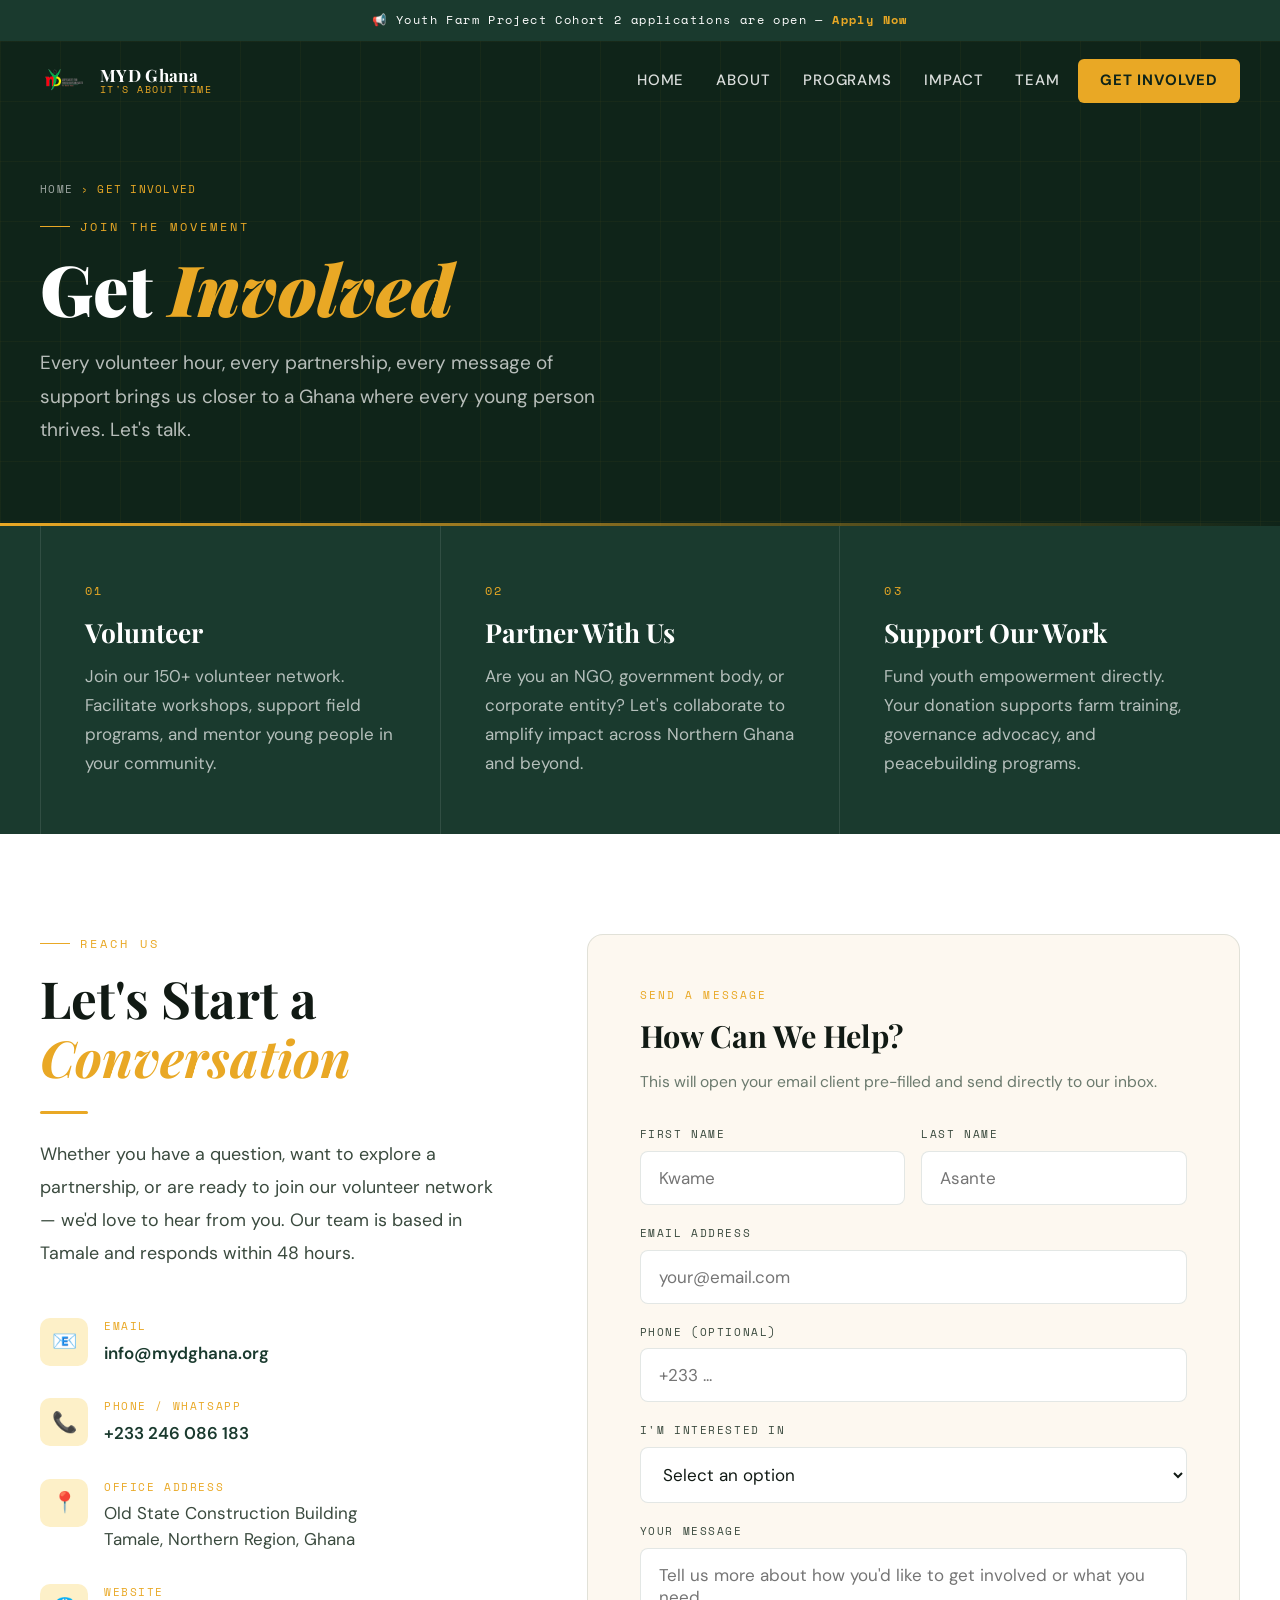
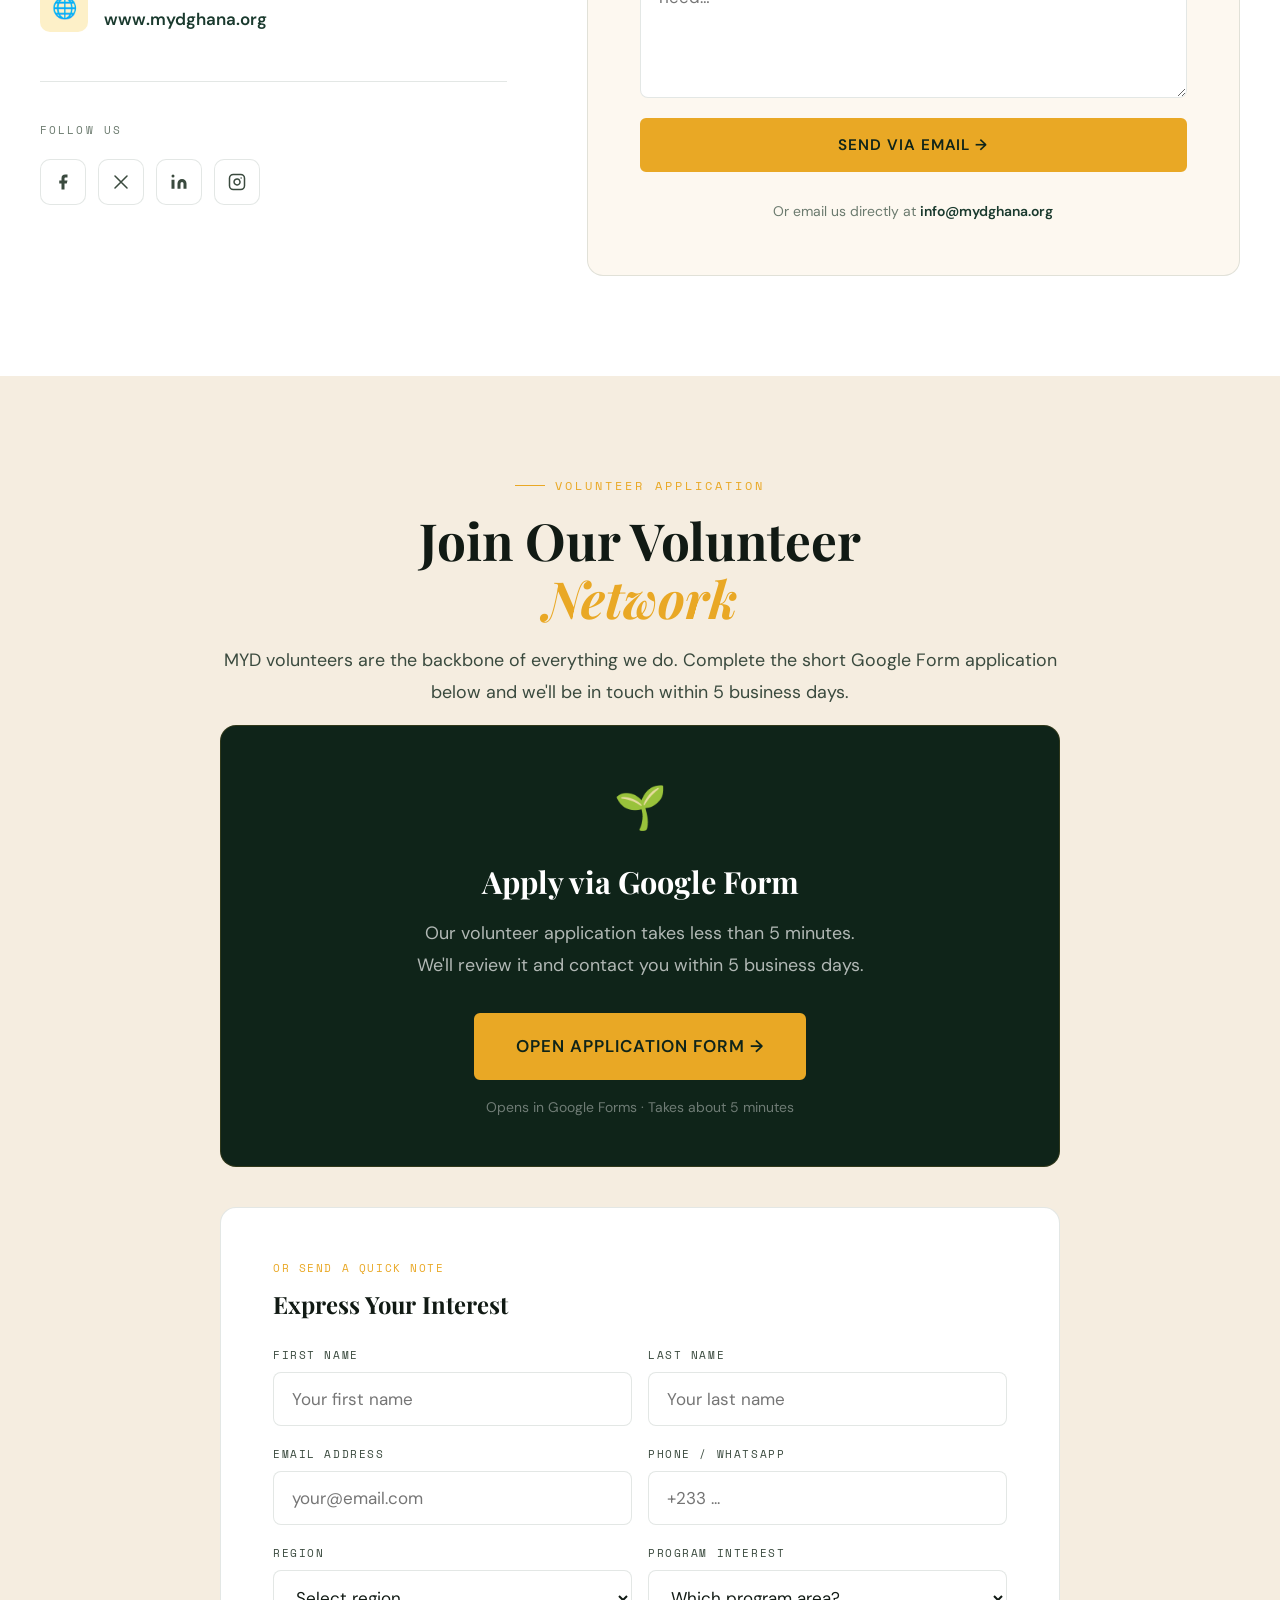
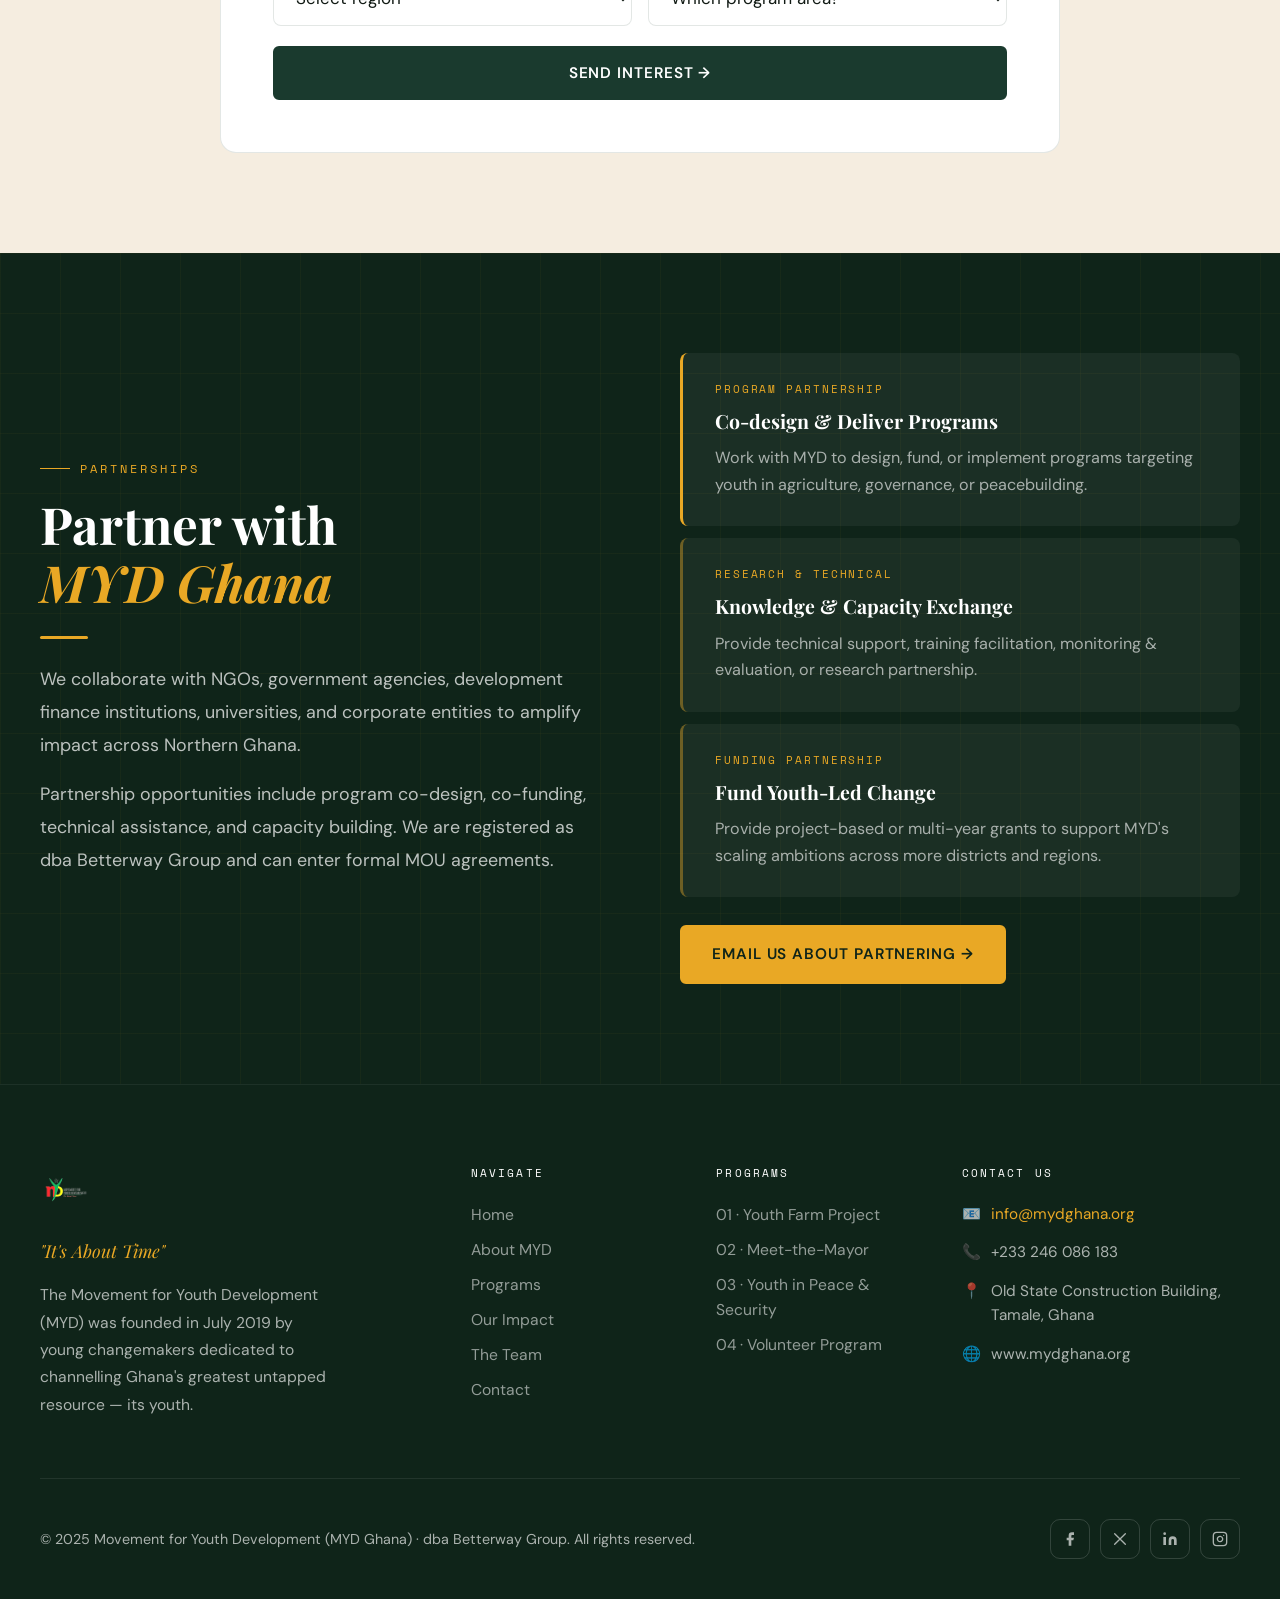
<file: contact.html>
<!DOCTYPE html>
<html lang="en">
<head>
  <meta charset="UTF-8" />
  <meta name="viewport" content="width=device-width, initial-scale=1.0" />
  <title>Get Involved — Movement for Youth Development Ghana</title>
  <meta name="description" content="Volunteer, partner, or get in touch with MYD Ghana. Help us empower young people across Northern Ghana." />
  <link rel="stylesheet" href="style.css" />
  <link rel="icon" type="image/png" href="assets/images/logo.png" />
</head>
<body>

<!-- TOP BAR -->
<div class="topbar">
  📢 Youth Farm Project Cohort 2 applications are open — <a href="#volunteer">Apply Now</a>
</div>

<!-- NAV -->
<nav class="nav scrolled" id="mainNav" data-transparent="false">
  <div class="nav__inner">
    <a href="index.html" class="nav__logo">
      <img src="assets/images/logo.png" alt="MYD Ghana Logo" />
      <div class="nav__logo-text">
        <span>MYD Ghana</span>
        <span>It's About Time</span>
      </div>
    </a>
    <div class="nav__links">
      <a href="index.html">Home</a>
      <a href="about.html">About</a>
      <a href="programs.html">Programs</a>
      <a href="impact.html">Impact</a>
      <a href="team.html">Team</a>
      <a href="contact.html" class="nav__cta">Get Involved</a>
    </div>
    <button class="nav__burger" aria-label="Menu">
      <span></span><span></span><span></span>
    </button>
  </div>
</nav>

<div class="nav__mobile">
  <a href="index.html">Home</a>
  <a href="about.html">About</a>
  <a href="programs.html">Programs</a>
  <a href="impact.html">Impact</a>
  <a href="team.html">Team</a>
  <a href="contact.html">Get Involved</a>
</div>

<!-- PAGE HERO -->
<div class="page-hero">
  <div class="page-hero__inner">
    <div class="breadcrumb">
      <a href="index.html">Home</a><span>›</span><span>Get Involved</span>
    </div>
    <p class="page-hero__overline">Join the Movement</p>
    <h1 class="page-hero__title">Get <em>Involved</em></h1>
    <p class="page-hero__subtitle">Every volunteer hour, every partnership, every message of support brings us closer to a Ghana where every young person thrives. Let's talk.</p>
  </div>
</div>

<!-- ============ THREE WAYS ============ -->
<div style="background: var(--green); padding: 0 40px;">
  <div style="max-width: var(--max-w); margin: 0 auto; display: grid; grid-template-columns: repeat(3, 1fr); border-left: 1px solid rgba(255,255,255,0.1);">
    <div style="padding: 56px 44px; border-right: 1px solid rgba(255,255,255,0.1); transition: background 0.3s; cursor: pointer;" onmouseover="this.style.background='#2a5640'" onmouseout="this.style.background=''">
      <div style="font-family: var(--font-mono); font-size: 0.68rem; letter-spacing: 0.2em; color: var(--gold); margin-bottom: 16px;">01</div>
      <div style="font-family: var(--font-head); font-size: 1.55rem; font-weight: 700; color: var(--white); margin-bottom: 14px; line-height: 1.2;">Volunteer</div>
      <div style="font-size: 1rem; color: rgba(255,255,255,0.68); line-height: 1.7;">Join our 150+ volunteer network. Facilitate workshops, support field programs, and mentor young people in your community.</div>
    </div>
    <div style="padding: 56px 44px; border-right: 1px solid rgba(255,255,255,0.1); transition: background 0.3s; cursor: pointer;" onmouseover="this.style.background='#2a5640'" onmouseout="this.style.background=''">
      <div style="font-family: var(--font-mono); font-size: 0.68rem; letter-spacing: 0.2em; color: var(--gold); margin-bottom: 16px;">02</div>
      <div style="font-family: var(--font-head); font-size: 1.55rem; font-weight: 700; color: var(--white); margin-bottom: 14px; line-height: 1.2;">Partner With Us</div>
      <div style="font-size: 1rem; color: rgba(255,255,255,0.68); line-height: 1.7;">Are you an NGO, government body, or corporate entity? Let's collaborate to amplify impact across Northern Ghana and beyond.</div>
    </div>
    <div style="padding: 56px 44px; transition: background 0.3s; cursor: pointer;" onmouseover="this.style.background='#2a5640'" onmouseout="this.style.background=''">
      <div style="font-family: var(--font-mono); font-size: 0.68rem; letter-spacing: 0.2em; color: var(--gold); margin-bottom: 16px;">03</div>
      <div style="font-family: var(--font-head); font-size: 1.55rem; font-weight: 700; color: var(--white); margin-bottom: 14px; line-height: 1.2;">Support Our Work</div>
      <div style="font-size: 1rem; color: rgba(255,255,255,0.68); line-height: 1.7;">Fund youth empowerment directly. Your donation supports farm training, governance advocacy, and peacebuilding programs.</div>
    </div>
  </div>
</div>

<!-- ============ CONTACT FORM + INFO ============ -->
<div style="background: var(--white);">
  <div class="section">
    <div class="contact-layout">

      <!-- Contact Info -->
      <div>
        <p class="section__overline reveal">Reach Us</p>
        <h2 class="section__title reveal reveal-delay-1">Let's Start a<br><em>Conversation</em></h2>
        <div class="divider reveal reveal-delay-1"></div>
        <p style="margin-top: 24px; color: var(--text-mid); line-height: 1.85; font-size: 1.05rem;" class="reveal reveal-delay-2">
          Whether you have a question, want to explore a partnership, or are ready to join our volunteer network — we'd love to hear from you. Our team is based in Tamale and responds within 48 hours.
        </p>

        <div style="margin-top: 48px;" class="reveal reveal-delay-3">
          <div class="contact-info__item">
            <div class="contact-info__icon">📧</div>
            <div>
              <div class="contact-info__label">Email</div>
              <div class="contact-info__value"><a href="mailto:info@mydghana.org">info@mydghana.org</a></div>
            </div>
          </div>
          <div class="contact-info__item">
            <div class="contact-info__icon">📞</div>
            <div>
              <div class="contact-info__label">Phone / WhatsApp</div>
              <div class="contact-info__value"><a href="tel:+233246086183">+233 246 086 183</a></div>
            </div>
          </div>
          <div class="contact-info__item">
            <div class="contact-info__icon">📍</div>
            <div>
              <div class="contact-info__label">Office Address</div>
              <div class="contact-info__value">Old State Construction Building<br>Tamale, Northern Region, Ghana</div>
            </div>
          </div>
          <div class="contact-info__item">
            <div class="contact-info__icon">🌐</div>
            <div>
              <div class="contact-info__label">Website</div>
              <div class="contact-info__value"><a href="http://www.mydghana.org" target="_blank">www.mydghana.org</a></div>
            </div>
          </div>
        </div>

        <!-- Social Links -->
        <div style="margin-top: 48px; padding-top: 40px; border-top: 1px solid var(--border);" class="reveal">
          <div style="font-family: var(--font-mono); font-size: 0.62rem; letter-spacing: 0.2em; text-transform: uppercase; color: var(--text-light); margin-bottom: 20px;">Follow Us</div>
          <div class="social-icons">
            <a href="https://facebook.com/mydghana" target="_blank" class="social-icon" title="Facebook">
              <svg viewBox="0 0 24 24"><path d="M18 2h-3a5 5 0 00-5 5v3H7v4h3v8h4v-8h3l1-4h-4V7a1 1 0 011-1h3z"/></svg>
            </a>
            <a href="https://twitter.com/mydghana" target="_blank" class="social-icon" title="Twitter / X">
              <svg viewBox="0 0 24 24" fill="none" stroke="currentColor" stroke-width="2.5" stroke-linecap="round"><path d="M4 4l16 16M4 20L20 4"/></svg>
            </a>
            <a href="https://linkedin.com/company/mydghana" target="_blank" class="social-icon" title="LinkedIn">
              <svg viewBox="0 0 24 24" fill="currentColor"><path d="M16 8a6 6 0 016 6v7h-4v-7a2 2 0 00-2-2 2 2 0 00-2 2v7h-4v-7a6 6 0 016-6zM2 9h4v12H2z"/><circle cx="4" cy="4" r="2"/></svg>
            </a>
            <a href="https://instagram.com/mydghana" target="_blank" class="social-icon" title="Instagram">
              <svg viewBox="0 0 24 24" fill="none" stroke="currentColor" stroke-width="2" stroke-linecap="round" stroke-linejoin="round"><rect x="2" y="2" width="20" height="20" rx="5" ry="5"/><path d="M16 11.37A4 4 0 1112.63 8 4 4 0 0116 11.37z"/><line x1="17.5" y1="6.5" x2="17.51" y2="6.5"/></svg>
            </a>
          </div>
        </div>
      </div>

      <!-- Contact Form — sends via mailto -->
      <div class="reveal reveal-delay-2">
        <div style="background: var(--cream); padding: 52px; border-radius: 16px; border: 1px solid var(--border);">
          <div style="font-family: var(--font-mono); font-size: 0.62rem; letter-spacing: 0.2em; text-transform: uppercase; color: var(--gold); margin-bottom: 8px;">Send a Message</div>
          <h3 style="font-family: var(--font-head); font-size: 1.8rem; font-weight: 700; color: var(--text-dark); margin-bottom: 8px;">How Can We Help?</h3>
          <p style="font-size: 0.92rem; color: var(--text-light); margin-bottom: 32px;">This will open your email client pre-filled and send directly to our inbox.</p>

          <form class="contact-form" id="contactForm">
            <div class="form-row">
              <div class="form-group">
                <label class="form-label" for="firstName">First Name</label>
                <input class="form-input" type="text" id="firstName" name="firstName" placeholder="Kwame" required />
              </div>
              <div class="form-group">
                <label class="form-label" for="lastName">Last Name</label>
                <input class="form-input" type="text" id="lastName" name="lastName" placeholder="Asante" required />
              </div>
            </div>
            <div class="form-group">
              <label class="form-label" for="email">Email Address</label>
              <input class="form-input" type="email" id="email" name="email" placeholder="your@email.com" required />
            </div>
            <div class="form-group">
              <label class="form-label" for="phone">Phone (Optional)</label>
              <input class="form-input" type="tel" id="phone" name="phone" placeholder="+233 ..." />
            </div>
            <div class="form-group">
              <label class="form-label" for="subject">I'm Interested In</label>
              <select class="form-select" id="subject" name="subject" required>
                <option value="" disabled selected>Select an option</option>
                <option value="Volunteering with MYD">Volunteering with MYD</option>
                <option value="Youth Farm Project Application">Youth Farm Project Application</option>
                <option value="Organizational Partnership">Organizational Partnership</option>
                <option value="Funding / Donations">Funding / Donations</option>
                <option value="Media & Press Enquiry">Media &amp; Press Enquiry</option>
                <option value="General Enquiry">General Enquiry</option>
              </select>
            </div>
            <div class="form-group">
              <label class="form-label" for="message">Your Message</label>
              <textarea class="form-textarea" id="message" name="message" placeholder="Tell us more about how you'd like to get involved or what you need…" required></textarea>
            </div>
            <button type="submit" class="btn btn--primary" style="width: 100%; justify-content: center;">
              Send via Email →
            </button>
            <p style="font-size: 0.82rem; color: var(--text-light); text-align: center; margin-top: 8px;">
              Or email us directly at <a href="mailto:info@mydghana.org" style="color: var(--green); font-weight: 600;">info@mydghana.org</a>
            </p>
          </form>
        </div>
      </div>

    </div>
  </div>
</div>

<!-- ============ VOLUNTEER APPLICATION ============ -->
<div id="volunteer" style="background: var(--cream-dark);">
  <div class="section">
    <div style="max-width: 840px; margin: 0 auto;">
      <p class="section__overline reveal" style="justify-content: center; text-align: center;">Volunteer Application</p>
      <h2 class="section__title reveal reveal-delay-1" style="text-align: center;">Join Our Volunteer<br><em>Network</em></h2>
      <p style="text-align: center; color: var(--text-mid); margin-top: 16px; margin-bottom: 16px; font-size: 1.05rem; line-height: 1.8;" class="reveal reveal-delay-2">
        MYD volunteers are the backbone of everything we do. Complete the short Google Form application below and we'll be in touch within 5 business days.
      </p>

      <!-- Google Form CTA Banner -->
      <div style="background: var(--green-dark); border-radius: 16px; padding: 48px 52px; text-align: center; margin-bottom: 40px; border: 1px solid rgba(233,168,37,0.15);" class="reveal reveal-delay-2">
        <div style="font-size: 2.5rem; margin-bottom: 16px;">🌱</div>
        <h3 style="font-family: var(--font-head); font-size: 1.8rem; color: var(--white); font-weight: 700; margin-bottom: 12px;">Apply via Google Form</h3>
        <p style="color: rgba(255,255,255,0.68); font-size: 1.05rem; line-height: 1.75; max-width: 460px; margin: 0 auto 32px;">
          Our volunteer application takes less than 5 minutes. We'll review it and contact you within 5 business days.
        </p>
        <!-- ⚠️ REPLACE the href with your actual Google Form link -->
        <a href="https://forms.gle/UXujGbHb64DSsJGb9" target="_blank" class="btn btn--primary" style="font-size: 1rem; padding: 18px 40px;">
          Open Application Form →
        </a>
        <p style="color: rgba(255,255,255,0.4); font-size: 0.82rem; margin-top: 16px;">Opens in Google Forms · Takes about 5 minutes</p>
      </div>

      <!-- Quick interest form as backup -->
      <div style="background: var(--white); padding: 52px; border-radius: 16px; border: 1px solid var(--border);" class="reveal reveal-delay-3">
        <p style="font-family: var(--font-mono); font-size: 0.62rem; letter-spacing: 0.15em; text-transform: uppercase; color: var(--gold); margin-bottom: 8px;">Or send a quick note</p>
        <h4 style="font-family: var(--font-head); font-size: 1.4rem; font-weight: 700; color: var(--text-dark); margin-bottom: 24px;">Express Your Interest</h4>
        <form class="contact-form" id="volunteerForm">
          <div class="form-row">
            <div class="form-group">
              <label class="form-label" for="vFirstName">First Name</label>
              <input class="form-input" type="text" id="vFirstName" placeholder="Your first name" required />
            </div>
            <div class="form-group">
              <label class="form-label" for="vLastName">Last Name</label>
              <input class="form-input" type="text" id="vLastName" placeholder="Your last name" required />
            </div>
          </div>
          <div class="form-row">
            <div class="form-group">
              <label class="form-label" for="vEmail">Email Address</label>
              <input class="form-input" type="email" id="vEmail" placeholder="your@email.com" required />
            </div>
            <div class="form-group">
              <label class="form-label" for="vPhone">Phone / WhatsApp</label>
              <input class="form-input" type="tel" id="vPhone" placeholder="+233 ..." required />
            </div>
          </div>
          <div class="form-row">
            <div class="form-group">
              <label class="form-label" for="vRegion">Region</label>
              <select class="form-select" id="vRegion" required>
                <option value="" disabled selected>Select region</option>
                <option>Northern Region</option>
                <option>Savannah Region</option>
                <option>Upper East Region</option>
                <option>Upper West Region</option>
                <option>North East Region</option>
                <option>Other</option>
              </select>
            </div>
            <div class="form-group">
              <label class="form-label" for="vProgram">Program Interest</label>
              <select class="form-select" id="vProgram" required>
                <option value="" disabled selected>Which program area?</option>
                <option>Youth Farm Project (Agriculture)</option>
                <option>Meet-the-Mayor (Governance)</option>
                <option>Youth in Peace &amp; Security</option>
                <option>General Volunteering / Events</option>
                <option>Communications &amp; Social Media</option>
                <option>Open to Any Program</option>
              </select>
            </div>
          </div>
          <button type="submit" class="btn btn--green" style="width: 100%; justify-content: center;">
            Send Interest →
          </button>
        </form>
      </div>
    </div>
  </div>
</div>

<!-- ============ PARTNER SECTION ============ -->
<div id="partner" style="background: var(--green-dark); padding: 100px 40px; position: relative; overflow: hidden;">
  <div style="position: absolute; inset: 0; background-image: linear-gradient(rgba(233,168,37,0.04) 1px, transparent 1px), linear-gradient(90deg, rgba(233,168,37,0.04) 1px, transparent 1px); background-size: 60px 60px;"></div>
  <div style="max-width: var(--max-w); margin: 0 auto; position: relative; z-index: 1; display: grid; grid-template-columns: 1fr 1fr; gap: 80px; align-items: center;">
    <div>
      <p class="section__overline reveal" style="color: var(--gold);">Partnerships</p>
      <h2 style="font-family: var(--font-head); font-size: clamp(2.2rem, 4vw, 3.4rem); font-weight: 700; color: var(--white); line-height: 1.15; margin-bottom: 24px;" class="reveal reveal-delay-1">
        Partner with<br><em style="color: var(--gold);">MYD Ghana</em>
      </h2>
      <div class="divider reveal reveal-delay-1"></div>
      <p style="margin-top: 24px; color: rgba(255,255,255,0.72); line-height: 1.85; font-size: 1.05rem;" class="reveal reveal-delay-2">
        We collaborate with NGOs, government agencies, development finance institutions, universities, and corporate entities to amplify impact across Northern Ghana.
      </p>
      <p style="margin-top: 16px; color: rgba(255,255,255,0.72); line-height: 1.85; font-size: 1.05rem;" class="reveal reveal-delay-3">
        Partnership opportunities include program co-design, co-funding, technical assistance, and capacity building. We are registered as dba Betterway Group and can enter formal MOU agreements.
      </p>
    </div>
    <div class="reveal reveal-delay-2">
      <div style="display: flex; flex-direction: column; gap: 12px;">
        <div style="background: rgba(255,255,255,0.05); padding: 28px 32px; border-left: 3px solid var(--gold); border-radius: 8px;">
          <div style="font-family: var(--font-mono); font-size: 0.62rem; letter-spacing: 0.18em; text-transform: uppercase; color: var(--gold); margin-bottom: 8px;">Program Partnership</div>
          <div style="font-family: var(--font-head); font-size: 1.15rem; font-weight: 700; color: var(--white); margin-bottom: 8px;">Co-design &amp; Deliver Programs</div>
          <div style="font-size: 0.95rem; color: rgba(255,255,255,0.62); line-height: 1.65;">Work with MYD to design, fund, or implement programs targeting youth in agriculture, governance, or peacebuilding.</div>
        </div>
        <div style="background: rgba(255,255,255,0.05); padding: 28px 32px; border-left: 3px solid rgba(233,168,37,0.4); border-radius: 8px;">
          <div style="font-family: var(--font-mono); font-size: 0.62rem; letter-spacing: 0.18em; text-transform: uppercase; color: var(--gold); margin-bottom: 8px;">Research &amp; Technical</div>
          <div style="font-family: var(--font-head); font-size: 1.15rem; font-weight: 700; color: var(--white); margin-bottom: 8px;">Knowledge &amp; Capacity Exchange</div>
          <div style="font-size: 0.95rem; color: rgba(255,255,255,0.62); line-height: 1.65;">Provide technical support, training facilitation, monitoring &amp; evaluation, or research partnership.</div>
        </div>
        <div style="background: rgba(255,255,255,0.05); padding: 28px 32px; border-left: 3px solid rgba(233,168,37,0.4); border-radius: 8px;">
          <div style="font-family: var(--font-mono); font-size: 0.62rem; letter-spacing: 0.18em; text-transform: uppercase; color: var(--gold); margin-bottom: 8px;">Funding Partnership</div>
          <div style="font-family: var(--font-head); font-size: 1.15rem; font-weight: 700; color: var(--white); margin-bottom: 8px;">Fund Youth-Led Change</div>
          <div style="font-size: 0.95rem; color: rgba(255,255,255,0.62); line-height: 1.65;">Provide project-based or multi-year grants to support MYD's scaling ambitions across more districts and regions.</div>
        </div>
      </div>
      <div style="margin-top: 28px;">
        <a href="mailto:info@mydghana.org?subject=Partnership%20Enquiry%20—%20MYD%20Ghana&body=Hello%2C%0A%0AI'm%20writing%20to%20explore%20a%20partnership%20opportunity%20with%20MYD%20Ghana.%0A%0AOrganisation%3A%0AType%20of%20partnership%3A%0AMessage%3A" class="btn btn--primary">
          Email Us About Partnering →
        </a>
      </div>
    </div>
  </div>
</div>

<!-- FOOTER -->
<footer class="footer">
  <div class="footer__inner">
    <div class="footer__top">
      <div>
        <img src="assets/images/logo.png" alt="MYD Ghana" class="footer__brand-logo" />
        <p class="footer__brand-tagline">"It's About Time"</p>
        <p class="footer__brand-body">The Movement for Youth Development (MYD) was founded in July 2019 by young changemakers dedicated to channelling Ghana's greatest untapped resource — its youth.</p>
      </div>
      <div>
        <p class="footer__col-title">Navigate</p>
        <div class="footer__links">
          <a href="index.html">Home</a>
          <a href="about.html">About MYD</a>
          <a href="programs.html">Programs</a>
          <a href="impact.html">Our Impact</a>
          <a href="team.html">The Team</a>
          <a href="contact.html">Contact</a>
        </div>
      </div>
      <div>
        <p class="footer__col-title">Programs</p>
        <div class="footer__links">
          <a href="programs.html#yfp">01 · Youth Farm Project</a>
          <a href="programs.html#mtm">02 · Meet-the-Mayor</a>
          <a href="programs.html#yps">03 · Youth in Peace &amp; Security</a>
          <a href="programs.html#volunteers">04 · Volunteer Program</a>
        </div>
      </div>
      <div>
        <p class="footer__col-title">Contact Us</p>
        <div class="footer__contact-item"><span>📧</span><span><a href="mailto:info@mydghana.org" style="color: var(--gold);">info@mydghana.org</a></span></div>
        <div class="footer__contact-item"><span>📞</span><span><a href="tel:+233246086183" style="color: rgba(255,255,255,0.65);">+233 246 086 183</a></span></div>
        <div class="footer__contact-item"><span>📍</span><span>Old State Construction Building, Tamale, Ghana</span></div>
        <div class="footer__contact-item"><span>🌐</span><span><a href="http://www.mydghana.org" target="_blank" style="color: rgba(255,255,255,0.65);">www.mydghana.org</a></span></div>
      </div>
    </div>
    <div class="footer__bottom">
      <p class="footer__copy">© 2025 Movement for Youth Development (MYD Ghana) · dba Betterway Group. All rights reserved.</p>
      <div class="footer__social">
  <!-- Facebook -->
  <a href="https://facebook.com/mydghana" target="_blank" rel="noopener" title="Facebook">
    <svg viewBox="0 0 24 24" fill="currentColor" stroke="none">
      <path d="M18 2h-3a5 5 0 00-5 5v3H7v4h3v8h4v-8h3l1-4h-4V7a1 1 0 011-1h3z"/>
    </svg>
  </a>
  <!-- X / Twitter -->
  <a href="https://twitter.com/mydghana" target="_blank" rel="noopener" title="X / Twitter">
    <svg viewBox="0 0 24 24" fill="none" stroke="currentColor" stroke-width="2.5" stroke-linecap="round">
      <path d="M4 4l16 16M4 20L20 4"/>
    </svg>
  </a>
  <!-- LinkedIn -->
  <a href="https://linkedin.com/company/mydghana" target="_blank" rel="noopener" title="LinkedIn">
    <svg viewBox="0 0 24 24" fill="currentColor" stroke="none">
      <path d="M16 8a6 6 0 016 6v7h-4v-7a2 2 0 00-2-2 2 2 0 00-2 2v7h-4v-7a6 6 0 016-6z"/>
      <path d="M2 9h4v12H2z"/>
      <circle cx="4" cy="4" r="2"/>
    </svg>
  </a>
  <!-- Instagram -->
  <a href="https://instagram.com/mydghana" target="_blank" rel="noopener" title="Instagram">
    <svg viewBox="0 0 24 24" fill="none" stroke="currentColor" stroke-width="2" stroke-linecap="round" stroke-linejoin="round">
      <rect x="2" y="2" width="20" height="20" rx="5" ry="5" fill="none"/>
      <path d="M16 11.37A4 4 0 1112.63 8 4 4 0 0116 11.37z"/>
      <line x1="17.5" y1="6.5" x2="17.51" y2="6.5"/>
    </svg>
  </a>
</div>
    </div>
  </div>
</footer>

<script src="main.js"></script>
</body>
</html>
</file>
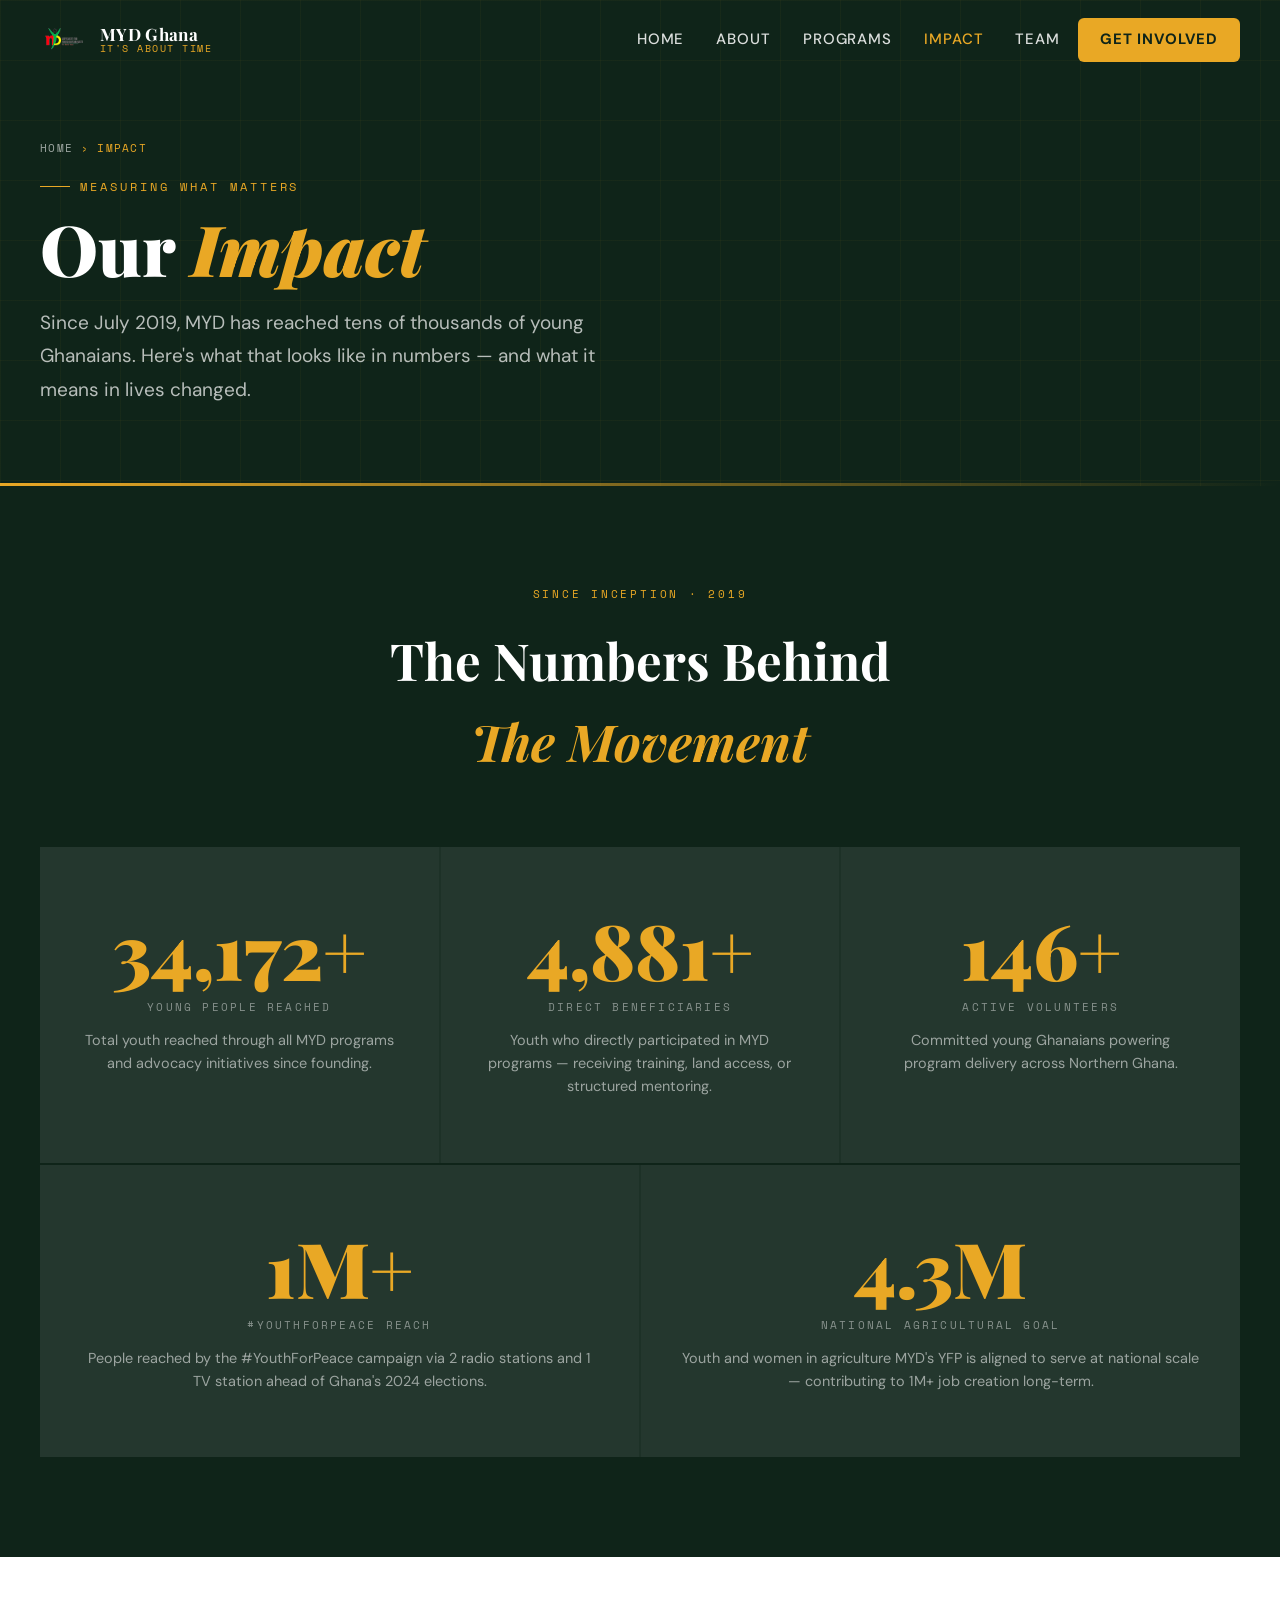
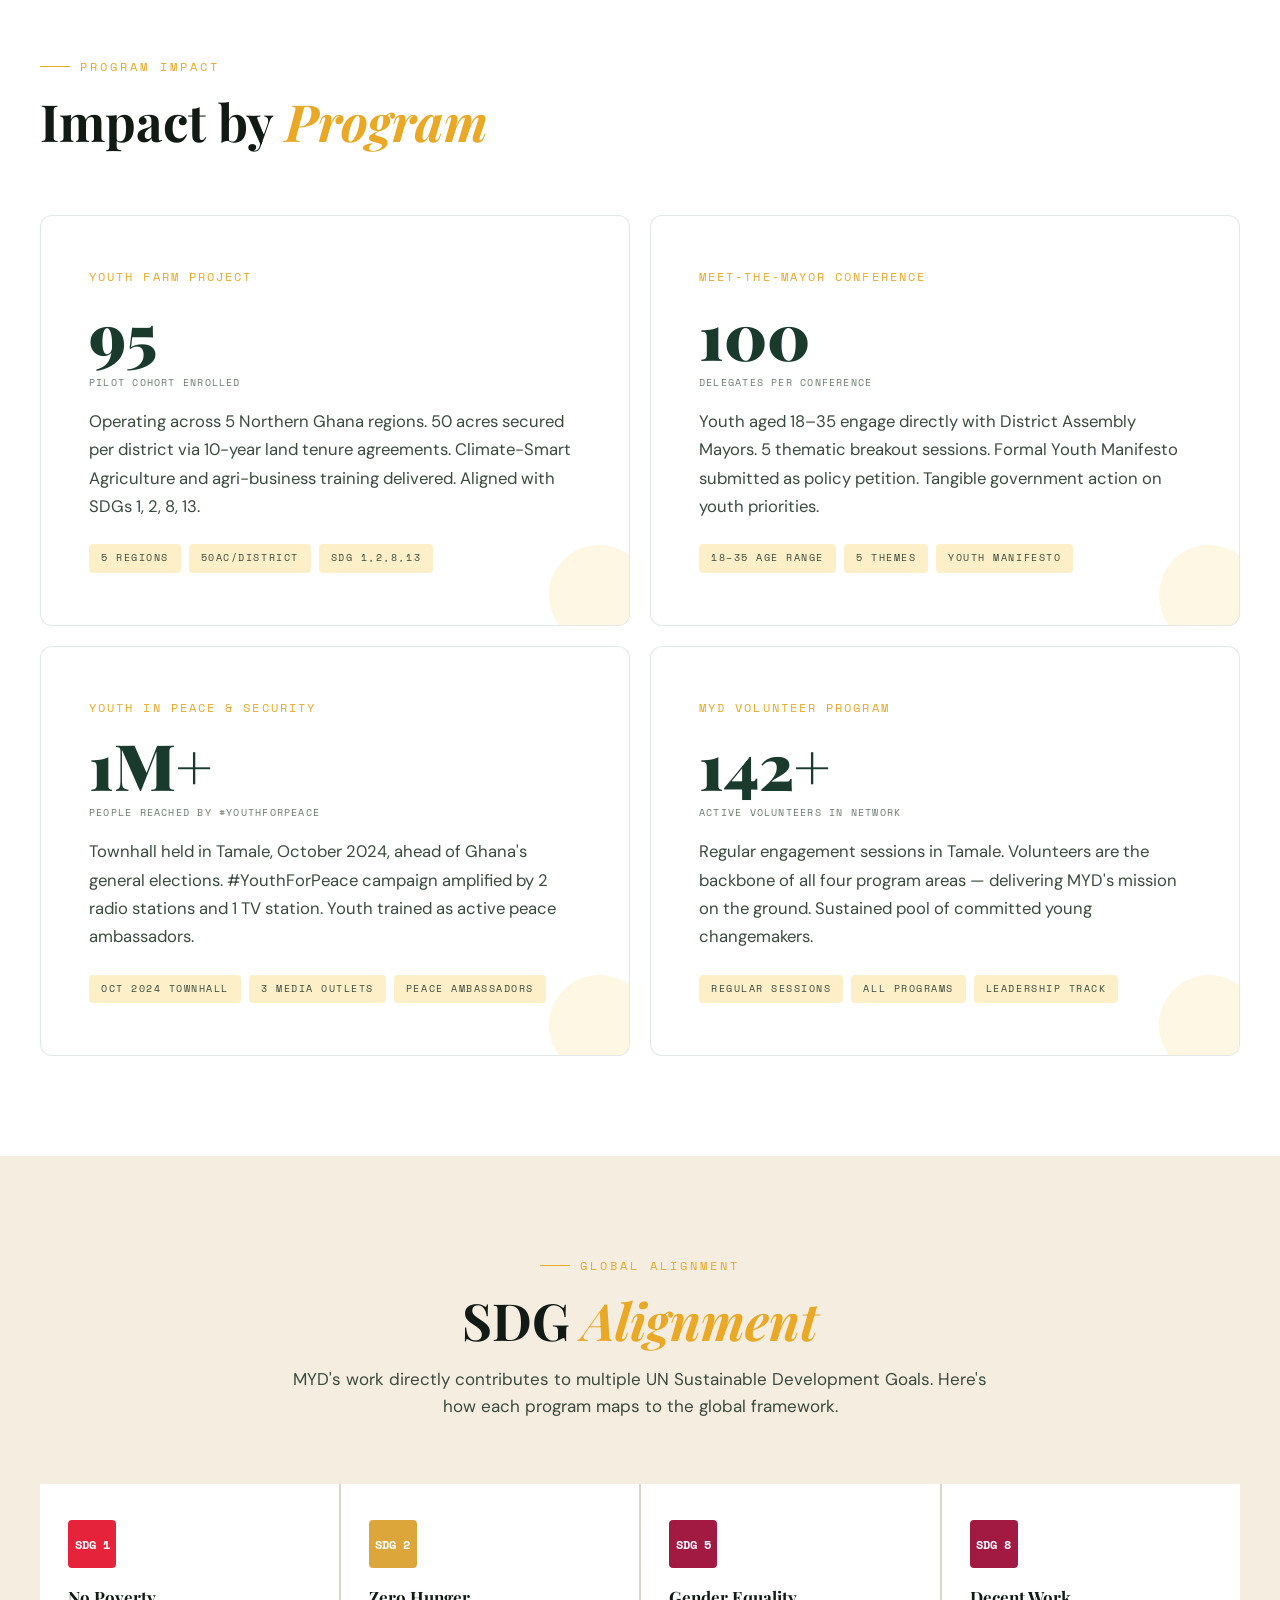
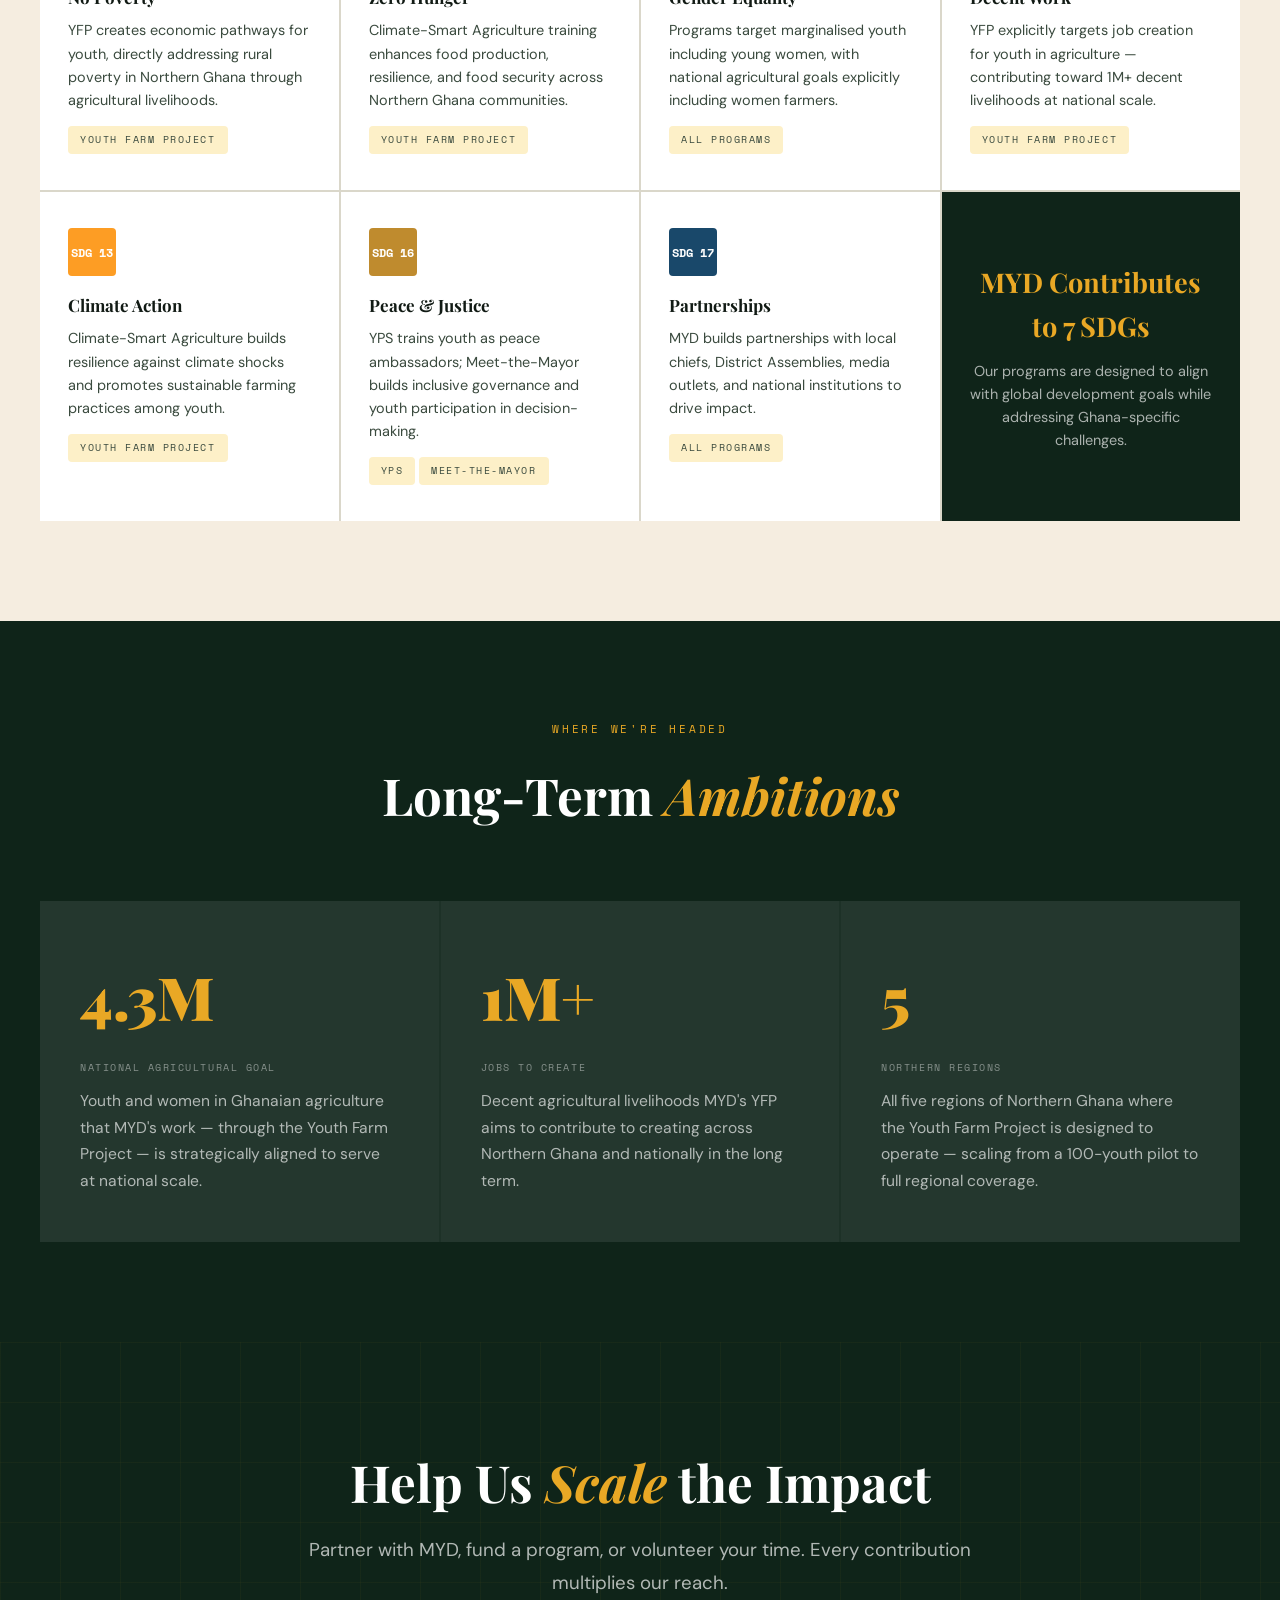
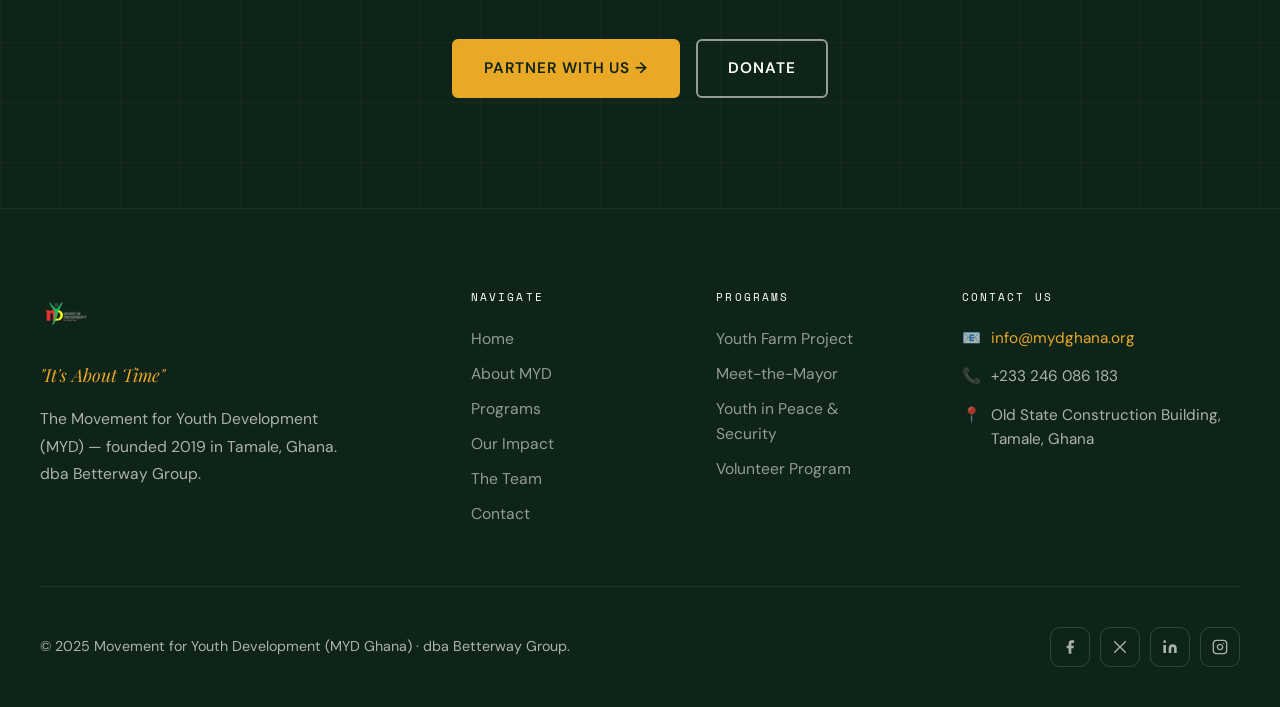
<file: impact.html>
<!DOCTYPE html>
<html lang="en">
<head>
  <meta charset="UTF-8" />
  <meta name="viewport" content="width=device-width, initial-scale=1.0" />
  <title>Our Impact — Movement for Youth Development Ghana</title>
  <meta name="description" content="35,000+ youth reached, 5,000+ direct beneficiaries, 150+ volunteers, 1M+ reached by #YouthForPeace. See MYD Ghana's full impact." />
  <link rel="stylesheet" href="style.css" />
  <link rel="icon" type="image/png" href="assets/images/logo.png" />
</head>
<body>

<!-- NAV -->
<nav class="nav scrolled" id="mainNav" data-transparent="false">
  <div class="nav__inner">
    <a href="index.html" class="nav__logo">
      <img src="assets/images/logo.png" alt="MYD Ghana Logo" />
      <div class="nav__logo-text"><span>MYD Ghana</span><span>It's About Time</span></div>
    </a>
    <div class="nav__links">
      <a href="index.html">Home</a>
      <a href="about.html">About</a>
      <a href="programs.html">Programs</a>
      <a href="impact.html">Impact</a>
      <a href="team.html">Team</a>
      <a href="contact.html" class="nav__cta">Get Involved</a>
    </div>
    <button class="nav__burger" aria-label="Menu"><span></span><span></span><span></span></button>
  </div>
</nav>
<div class="nav__mobile">
  <a href="index.html">Home</a>
  <a href="about.html">About</a>
  <a href="programs.html">Programs</a>
  <a href="impact.html">Impact</a>
  <a href="team.html">Team</a>
  <a href="contact.html">Get Involved</a>
</div>

<!-- PAGE HERO -->
<div class="page-hero">
  <div class="page-hero__inner">
    <div class="breadcrumb"><a href="index.html">Home</a><span>›</span><span>Impact</span></div>
    <p class="page-hero__overline">Measuring What Matters</p>
    <h1 class="page-hero__title">Our <em>Impact</em></h1>
    <p class="page-hero__subtitle">Since July 2019, MYD has reached tens of thousands of young Ghanaians. Here's what that looks like in numbers — and what it means in lives changed.</p>
  </div>
</div>

<!-- HEADLINE NUMBERS -->
<div class="impact-bar" style="padding: 100px 40px;">
  <div style="max-width: var(--max-w); margin: 0 auto;">
    <div style="text-align: center; margin-bottom: 64px;">
      <p style="font-family: var(--font-mono); font-size: 0.65rem; letter-spacing: 0.25em; text-transform: uppercase; color: var(--gold); margin-bottom: 16px;" class="reveal">Since Inception · 2019</p>
      <h2 style="font-family: var(--font-head); font-size: clamp(2rem, 4vw, 3rem); font-weight: 700; color: var(--white);" class="reveal reveal-delay-1">The Numbers Behind<br><em style="color: var(--gold);">The Movement</em></h2>
    </div>

    <div style="display: grid; grid-template-columns: repeat(3, 1fr); gap: 2px; background: rgba(255,255,255,0.06);">
      <div style="background: rgba(255,255,255,0.03); padding: 64px 40px; text-align: center; transition: background 0.3s;" onmouseover="this.style.background='rgba(255,255,255,0.06)'" onmouseout="this.style.background='rgba(255,255,255,0.03)'" class="reveal">
        <div style="font-family: var(--font-head); font-size: clamp(3rem, 6vw, 5.5rem); font-weight: 900; color: var(--gold); line-height: 1;" data-count="35,000+">35,000+</div>
        <div style="font-family: var(--font-mono); font-size: 0.65rem; letter-spacing: 0.2em; text-transform: uppercase; color: rgba(255,255,255,0.45); margin-top: 12px;">Young People Reached</div>
        <div style="color: rgba(255,255,255,0.55); font-size: 0.85rem; margin-top: 12px; line-height: 1.6;">Total youth reached through all MYD programs and advocacy initiatives since founding.</div>
      </div>
      <div style="background: rgba(255,255,255,0.03); padding: 64px 40px; text-align: center; transition: background 0.3s;" onmouseover="this.style.background='rgba(255,255,255,0.06)'" onmouseout="this.style.background='rgba(255,255,255,0.03)'" class="reveal reveal-delay-1">
        <div style="font-family: var(--font-head); font-size: clamp(3rem, 6vw, 5.5rem); font-weight: 900; color: var(--gold); line-height: 1;" data-count="5,000+">5,000+</div>
        <div style="font-family: var(--font-mono); font-size: 0.65rem; letter-spacing: 0.2em; text-transform: uppercase; color: rgba(255,255,255,0.45); margin-top: 12px;">Direct Beneficiaries</div>
        <div style="color: rgba(255,255,255,0.55); font-size: 0.85rem; margin-top: 12px; line-height: 1.6;">Youth who directly participated in MYD programs — receiving training, land access, or structured mentoring.</div>
      </div>
      <div style="background: rgba(255,255,255,0.03); padding: 64px 40px; text-align: center; transition: background 0.3s;" onmouseover="this.style.background='rgba(255,255,255,0.06)'" onmouseout="this.style.background='rgba(255,255,255,0.03)'" class="reveal reveal-delay-2">
        <div style="font-family: var(--font-head); font-size: clamp(3rem, 6vw, 5.5rem); font-weight: 900; color: var(--gold); line-height: 1;" data-count="150+">150+</div>
        <div style="font-family: var(--font-mono); font-size: 0.65rem; letter-spacing: 0.2em; text-transform: uppercase; color: rgba(255,255,255,0.45); margin-top: 12px;">Active Volunteers</div>
        <div style="color: rgba(255,255,255,0.55); font-size: 0.85rem; margin-top: 12px; line-height: 1.6;">Committed young Ghanaians powering program delivery across Northern Ghana.</div>
      </div>
    </div>

    <div style="display: grid; grid-template-columns: repeat(2, 1fr); gap: 2px; background: rgba(255,255,255,0.06); margin-top: 2px;">
      <div style="background: rgba(255,255,255,0.03); padding: 64px 40px; text-align: center; transition: background 0.3s;" onmouseover="this.style.background='rgba(255,255,255,0.06)'" onmouseout="this.style.background='rgba(255,255,255,0.03)'" class="reveal">
        <div style="font-family: var(--font-head); font-size: clamp(3rem, 6vw, 5.5rem); font-weight: 900; color: var(--gold); line-height: 1;">1M+</div>
        <div style="font-family: var(--font-mono); font-size: 0.65rem; letter-spacing: 0.2em; text-transform: uppercase; color: rgba(255,255,255,0.45); margin-top: 12px;">#YouthForPeace Reach</div>
        <div style="color: rgba(255,255,255,0.55); font-size: 0.85rem; margin-top: 12px; line-height: 1.6;">People reached by the #YouthForPeace campaign via 2 radio stations and 1 TV station ahead of Ghana's 2024 elections.</div>
      </div>
      <div style="background: rgba(255,255,255,0.03); padding: 64px 40px; text-align: center; transition: background 0.3s;" onmouseover="this.style.background='rgba(255,255,255,0.06)'" onmouseout="this.style.background='rgba(255,255,255,0.03)'" class="reveal reveal-delay-1">
        <div style="font-family: var(--font-head); font-size: clamp(3rem, 6vw, 5.5rem); font-weight: 900; color: var(--gold); line-height: 1;">4.3M</div>
        <div style="font-family: var(--font-mono); font-size: 0.65rem; letter-spacing: 0.2em; text-transform: uppercase; color: rgba(255,255,255,0.45); margin-top: 12px;">National Agricultural Goal</div>
        <div style="color: rgba(255,255,255,0.55); font-size: 0.85rem; margin-top: 12px; line-height: 1.6;">Youth and women in agriculture MYD's YFP is aligned to serve at national scale — contributing to 1M+ job creation long-term.</div>
      </div>
    </div>
  </div>
</div>

<!-- PROGRAM-BY-PROGRAM BREAKDOWN -->
<div style="background: var(--white); padding: 100px 40px;">
  <div style="max-width: var(--max-w); margin: 0 auto;">
    <div class="section__header reveal">
      <p class="section__overline">Program Impact</p>
      <h2 class="section__title">Impact by <em>Program</em></h2>
    </div>

    <div class="impact-grid">
      <!-- YFP -->
      <div class="impact-card reveal">
        <div class="impact-card__label">Youth Farm Project</div>
        <div class="impact-card__num" data-count="100">100</div>
        <div style="font-family: var(--font-mono); font-size: 0.6rem; letter-spacing: 0.12em; text-transform: uppercase; color: var(--text-light); margin-bottom: 16px;">Pilot cohort enrolled</div>
        <div class="impact-card__desc">Operating across 5 Northern Ghana regions. 50 acres secured per district via 10-year land tenure agreements. Climate-Smart Agriculture and agri-business training delivered. Aligned with SDGs 1, 2, 8, 13.</div>
        <div style="margin-top: 24px; display: flex; gap: 8px; flex-wrap: wrap;">
          <span class="tag">5 Regions</span>
          <span class="tag">50ac/district</span>
          <span class="tag">SDG 1,2,8,13</span>
        </div>
      </div>

      <!-- MTM -->
      <div class="impact-card reveal reveal-delay-1">
        <div class="impact-card__label">Meet-the-Mayor Conference</div>
        <div class="impact-card__num">100</div>
        <div style="font-family: var(--font-mono); font-size: 0.6rem; letter-spacing: 0.12em; text-transform: uppercase; color: var(--text-light); margin-bottom: 16px;">Delegates per conference</div>
        <div class="impact-card__desc">Youth aged 18–35 engage directly with District Assembly Mayors. 5 thematic breakout sessions. Formal Youth Manifesto submitted as policy petition. Tangible government action on youth priorities.</div>
        <div style="margin-top: 24px; display: flex; gap: 8px; flex-wrap: wrap;">
          <span class="tag">18–35 age range</span>
          <span class="tag">5 themes</span>
          <span class="tag">Youth Manifesto</span>
        </div>
      </div>

      <!-- YPS -->
      <div class="impact-card reveal">
        <div class="impact-card__label">Youth in Peace &amp; Security</div>
        <div class="impact-card__num">1M+</div>
        <div style="font-family: var(--font-mono); font-size: 0.6rem; letter-spacing: 0.12em; text-transform: uppercase; color: var(--text-light); margin-bottom: 16px;">People reached by #YouthForPeace</div>
        <div class="impact-card__desc">Townhall held in Tamale, October 2024, ahead of Ghana's general elections. #YouthForPeace campaign amplified by 2 radio stations and 1 TV station. Youth trained as active peace ambassadors.</div>
        <div style="margin-top: 24px; display: flex; gap: 8px; flex-wrap: wrap;">
          <span class="tag">Oct 2024 Townhall</span>
          <span class="tag">3 media outlets</span>
          <span class="tag">Peace Ambassadors</span>
        </div>
      </div>

      <!-- Volunteers -->
      <div class="impact-card reveal reveal-delay-1">
        <div class="impact-card__label">MYD Volunteer Program</div>
        <div class="impact-card__num" data-count="150+">150+</div>
        <div style="font-family: var(--font-mono); font-size: 0.6rem; letter-spacing: 0.12em; text-transform: uppercase; color: var(--text-light); margin-bottom: 16px;">Active volunteers in network</div>
        <div class="impact-card__desc">Regular engagement sessions in Tamale. Volunteers are the backbone of all four program areas — delivering MYD's mission on the ground. Sustained pool of committed young changemakers.</div>
        <div style="margin-top: 24px; display: flex; gap: 8px; flex-wrap: wrap;">
          <span class="tag">Regular sessions</span>
          <span class="tag">All programs</span>
          <span class="tag">Leadership track</span>
        </div>
      </div>
    </div>
  </div>
</div>

<!-- SDG ALIGNMENT -->
<div style="background: var(--cream-dark); padding: 100px 40px;">
  <div style="max-width: var(--max-w); margin: 0 auto;">
    <div class="section__header--center reveal">
      <p class="section__overline" style="justify-content: center;">Global Alignment</p>
      <h2 class="section__title" style="text-align: center;">SDG <em>Alignment</em></h2>
      <p style="text-align: center; color: var(--text-mid); font-size: 1rem; margin-top: 16px;">MYD's work directly contributes to multiple UN Sustainable Development Goals. Here's how each program maps to the global framework.</p>
    </div>

    <div style="display: grid; grid-template-columns: repeat(4, 1fr); gap: 2px; background: var(--border); margin-top: 48px;" class="reveal">
      <div style="background: var(--white); padding: 36px 28px;">
        <div style="width: 48px; height: 48px; border-radius: 4px; background: #e5243b; display: flex; align-items: center; justify-content: center; color: white; font-family: var(--font-mono); font-size: 0.7rem; font-weight: 700; margin-bottom: 16px;">SDG 1</div>
        <div style="font-family: var(--font-head); font-weight: 700; font-size: 1rem; color: var(--text-dark); margin-bottom: 8px;">No Poverty</div>
        <div style="font-size: 0.85rem; color: var(--text-mid); line-height: 1.6;">YFP creates economic pathways for youth, directly addressing rural poverty in Northern Ghana through agricultural livelihoods.</div>
        <div style="margin-top: 12px;"><span class="tag">Youth Farm Project</span></div>
      </div>
      <div style="background: var(--white); padding: 36px 28px;">
        <div style="width: 48px; height: 48px; border-radius: 4px; background: #dda63a; display: flex; align-items: center; justify-content: center; color: white; font-family: var(--font-mono); font-size: 0.7rem; font-weight: 700; margin-bottom: 16px;">SDG 2</div>
        <div style="font-family: var(--font-head); font-weight: 700; font-size: 1rem; color: var(--text-dark); margin-bottom: 8px;">Zero Hunger</div>
        <div style="font-size: 0.85rem; color: var(--text-mid); line-height: 1.6;">Climate-Smart Agriculture training enhances food production, resilience, and food security across Northern Ghana communities.</div>
        <div style="margin-top: 12px;"><span class="tag">Youth Farm Project</span></div>
      </div>
      <div style="background: var(--white); padding: 36px 28px;">
        <div style="width: 48px; height: 48px; border-radius: 4px; background: #a21942; display: flex; align-items: center; justify-content: center; color: white; font-family: var(--font-mono); font-size: 0.7rem; font-weight: 700; margin-bottom: 16px;">SDG 5</div>
        <div style="font-family: var(--font-head); font-weight: 700; font-size: 1rem; color: var(--text-dark); margin-bottom: 8px;">Gender Equality</div>
        <div style="font-size: 0.85rem; color: var(--text-mid); line-height: 1.6;">Programs target marginalised youth including young women, with national agricultural goals explicitly including women farmers.</div>
        <div style="margin-top: 12px;"><span class="tag">All Programs</span></div>
      </div>
      <div style="background: var(--white); padding: 36px 28px;">
        <div style="width: 48px; height: 48px; border-radius: 4px; background: #a21942; display: flex; align-items: center; justify-content: center; color: white; font-family: var(--font-mono); font-size: 0.7rem; font-weight: 700; margin-bottom: 16px;">SDG 8</div>
        <div style="font-family: var(--font-head); font-weight: 700; font-size: 1rem; color: var(--text-dark); margin-bottom: 8px;">Decent Work</div>
        <div style="font-size: 0.85rem; color: var(--text-mid); line-height: 1.6;">YFP explicitly targets job creation for youth in agriculture — contributing toward 1M+ decent livelihoods at national scale.</div>
        <div style="margin-top: 12px;"><span class="tag">Youth Farm Project</span></div>
      </div>
      <div style="background: var(--white); padding: 36px 28px;">
        <div style="width: 48px; height: 48px; border-radius: 4px; background: #fd9d24; display: flex; align-items: center; justify-content: center; color: white; font-family: var(--font-mono); font-size: 0.7rem; font-weight: 700; margin-bottom: 16px;">SDG 13</div>
        <div style="font-family: var(--font-head); font-weight: 700; font-size: 1rem; color: var(--text-dark); margin-bottom: 8px;">Climate Action</div>
        <div style="font-size: 0.85rem; color: var(--text-mid); line-height: 1.6;">Climate-Smart Agriculture builds resilience against climate shocks and promotes sustainable farming practices among youth.</div>
        <div style="margin-top: 12px;"><span class="tag">Youth Farm Project</span></div>
      </div>
      <div style="background: var(--white); padding: 36px 28px;">
        <div style="width: 48px; height: 48px; border-radius: 4px; background: #bf8b2e; display: flex; align-items: center; justify-content: center; color: white; font-family: var(--font-mono); font-size: 0.7rem; font-weight: 700; margin-bottom: 16px;">SDG 16</div>
        <div style="font-family: var(--font-head); font-weight: 700; font-size: 1rem; color: var(--text-dark); margin-bottom: 8px;">Peace &amp; Justice</div>
        <div style="font-size: 0.85rem; color: var(--text-mid); line-height: 1.6;">YPS trains youth as peace ambassadors; Meet-the-Mayor builds inclusive governance and youth participation in decision-making.</div>
        <div style="margin-top: 12px;"><span class="tag">YPS</span><span class="tag" style="margin-left: 4px;">Meet-the-Mayor</span></div>
      </div>
      <div style="background: var(--white); padding: 36px 28px;">
        <div style="width: 48px; height: 48px; border-radius: 4px; background: #19486a; display: flex; align-items: center; justify-content: center; color: white; font-family: var(--font-mono); font-size: 0.7rem; font-weight: 700; margin-bottom: 16px;">SDG 17</div>
        <div style="font-family: var(--font-head); font-weight: 700; font-size: 1rem; color: var(--text-dark); margin-bottom: 8px;">Partnerships</div>
        <div style="font-size: 0.85rem; color: var(--text-mid); line-height: 1.6;">MYD builds partnerships with local chiefs, District Assemblies, media outlets, and national institutions to drive impact.</div>
        <div style="margin-top: 12px;"><span class="tag">All Programs</span></div>
      </div>
      <div style="background: var(--green-dark); padding: 36px 28px; display: flex; flex-direction: column; justify-content: center; align-items: center; text-align: center;">
        <div style="font-family: var(--font-head); font-size: 1.6rem; font-weight: 700; color: var(--gold); margin-bottom: 12px;">MYD Contributes to 7 SDGs</div>
        <div style="font-size: 0.85rem; color: rgba(255,255,255,0.65); line-height: 1.6;">Our programs are designed to align with global development goals while addressing Ghana-specific challenges.</div>
      </div>
    </div>
  </div>
</div>

<!-- LONG TERM GOALS -->
<div style="background: var(--green-dark); padding: 100px 40px;">
  <div style="max-width: var(--max-w); margin: 0 auto;">
    <div style="text-align: center; margin-bottom: 64px;" class="reveal">
      <p style="font-family: var(--font-mono); font-size: 0.65rem; letter-spacing: 0.25em; text-transform: uppercase; color: var(--gold); margin-bottom: 16px;">Where We're Headed</p>
      <h2 style="font-family: var(--font-head); font-size: clamp(2rem, 4vw, 3rem); font-weight: 700; color: var(--white);">Long-Term <em style="color: var(--gold);">Ambitions</em></h2>
    </div>

    <div style="display: grid; grid-template-columns: repeat(3, 1fr); gap: 2px; background: rgba(255,255,255,0.06);" class="reveal reveal-delay-1">
      <div style="background: rgba(255,255,255,0.03); padding: 48px 40px;">
        <div style="font-family: var(--font-head); font-size: 3.5rem; font-weight: 900; color: var(--gold); margin-bottom: 16px;">4.3M</div>
        <div style="font-family: var(--font-mono); font-size: 0.6rem; letter-spacing: 0.15em; text-transform: uppercase; color: rgba(255,255,255,0.45); margin-bottom: 12px;">National Agricultural Goal</div>
        <div style="color: rgba(255,255,255,0.65); font-size: 0.92rem; line-height: 1.7;">Youth and women in Ghanaian agriculture that MYD's work — through the Youth Farm Project — is strategically aligned to serve at national scale.</div>
      </div>
      <div style="background: rgba(255,255,255,0.03); padding: 48px 40px;">
        <div style="font-family: var(--font-head); font-size: 3.5rem; font-weight: 900; color: var(--gold); margin-bottom: 16px;">1M+</div>
        <div style="font-family: var(--font-mono); font-size: 0.6rem; letter-spacing: 0.15em; text-transform: uppercase; color: rgba(255,255,255,0.45); margin-bottom: 12px;">Jobs to Create</div>
        <div style="color: rgba(255,255,255,0.65); font-size: 0.92rem; line-height: 1.7;">Decent agricultural livelihoods MYD's YFP aims to contribute to creating across Northern Ghana and nationally in the long term.</div>
      </div>
      <div style="background: rgba(255,255,255,0.03); padding: 48px 40px;">
        <div style="font-family: var(--font-head); font-size: 3.5rem; font-weight: 900; color: var(--gold); margin-bottom: 16px;">5</div>
        <div style="font-family: var(--font-mono); font-size: 0.6rem; letter-spacing: 0.15em; text-transform: uppercase; color: rgba(255,255,255,0.45); margin-bottom: 12px;">Northern Regions</div>
        <div style="color: rgba(255,255,255,0.65); font-size: 0.92rem; line-height: 1.7;">All five regions of Northern Ghana where the Youth Farm Project is designed to operate — scaling from a 100-youth pilot to full regional coverage.</div>
      </div>
    </div>
  </div>
</div>

<!-- CTA -->
<div class="cta-section">
  <div class="cta-section__inner">
    <h2 class="cta-section__title reveal">Help Us <em>Scale</em> the Impact</h2>
    <p class="cta-section__body reveal reveal-delay-1">Partner with MYD, fund a program, or volunteer your time. Every contribution multiplies our reach.</p>
    <div class="cta-section__actions reveal reveal-delay-2">
      <a href="contact.html#partner" class="btn btn--primary">Partner With Us →</a>
      <a href="contact.html#donate" class="btn btn--outline">Donate</a>
    </div>
  </div>
</div>

<!-- FOOTER -->
<footer class="footer">
  <div class="footer__inner">
    <div class="footer__top">
      <div>
        <img src="assets/images/logo.png" alt="MYD Ghana" class="footer__brand-logo" />
        <p class="footer__brand-tagline">"It's About Time"</p>
        <p class="footer__brand-body">The Movement for Youth Development (MYD) — founded 2019 in Tamale, Ghana. dba Betterway Group.</p>
      </div>
      <div>
        <p class="footer__col-title">Navigate</p>
        <div class="footer__links">
          <a href="index.html">Home</a>
          <a href="about.html">About MYD</a>
          <a href="programs.html">Programs</a>
          <a href="impact.html">Our Impact</a>
          <a href="team.html">The Team</a>
          <a href="contact.html">Contact</a>
        </div>
      </div>
      <div>
        <p class="footer__col-title">Programs</p>
        <div class="footer__links">
          <a href="programs.html#yfp">Youth Farm Project</a>
          <a href="programs.html#mtm">Meet-the-Mayor</a>
          <a href="programs.html#yps">Youth in Peace &amp; Security</a>
          <a href="programs.html#volunteers">Volunteer Program</a>
        </div>
      </div>
      <div>
        <p class="footer__col-title">Contact Us</p>
        <div class="footer__contact-item"><span>📧</span><span><a href="mailto:info@mydghana.org" style="color: var(--gold);">info@mydghana.org</a></span></div>
        <div class="footer__contact-item"><span>📞</span><span>+233 246 086 183</span></div>
        <div class="footer__contact-item"><span>📍</span><span>Old State Construction Building, Tamale, Ghana</span></div>
      </div>
    </div>
    <div class="footer__bottom">
      <p class="footer__copy">© 2025 Movement for Youth Development (MYD Ghana) · dba Betterway Group.</p>
      <div class="footer__social">
  <!-- Facebook -->
  <a href="https://facebook.com/mydghana" target="_blank" rel="noopener" title="Facebook">
    <svg viewBox="0 0 24 24" fill="currentColor" stroke="none">
      <path d="M18 2h-3a5 5 0 00-5 5v3H7v4h3v8h4v-8h3l1-4h-4V7a1 1 0 011-1h3z"/>
    </svg>
  </a>
  <!-- X / Twitter -->
  <a href="https://twitter.com/mydghana" target="_blank" rel="noopener" title="X / Twitter">
    <svg viewBox="0 0 24 24" fill="none" stroke="currentColor" stroke-width="2.5" stroke-linecap="round">
      <path d="M4 4l16 16M4 20L20 4"/>
    </svg>
  </a>
  <!-- LinkedIn -->
  <a href="https://linkedin.com/company/mydghana" target="_blank" rel="noopener" title="LinkedIn">
    <svg viewBox="0 0 24 24" fill="currentColor" stroke="none">
      <path d="M16 8a6 6 0 016 6v7h-4v-7a2 2 0 00-2-2 2 2 0 00-2 2v7h-4v-7a6 6 0 016-6z"/>
      <path d="M2 9h4v12H2z"/>
      <circle cx="4" cy="4" r="2"/>
    </svg>
  </a>
  <!-- Instagram -->
  <a href="https://instagram.com/mydghana" target="_blank" rel="noopener" title="Instagram">
    <svg viewBox="0 0 24 24" fill="none" stroke="currentColor" stroke-width="2" stroke-linecap="round" stroke-linejoin="round">
      <rect x="2" y="2" width="20" height="20" rx="5" ry="5" fill="none"/>
      <path d="M16 11.37A4 4 0 1112.63 8 4 4 0 0116 11.37z"/>
      <line x1="17.5" y1="6.5" x2="17.51" y2="6.5"/>
    </svg>
  </a>
</div>
    </div>
  </div>
</footer>

<script src="main.js"></script>
</body>
</html>
</file>
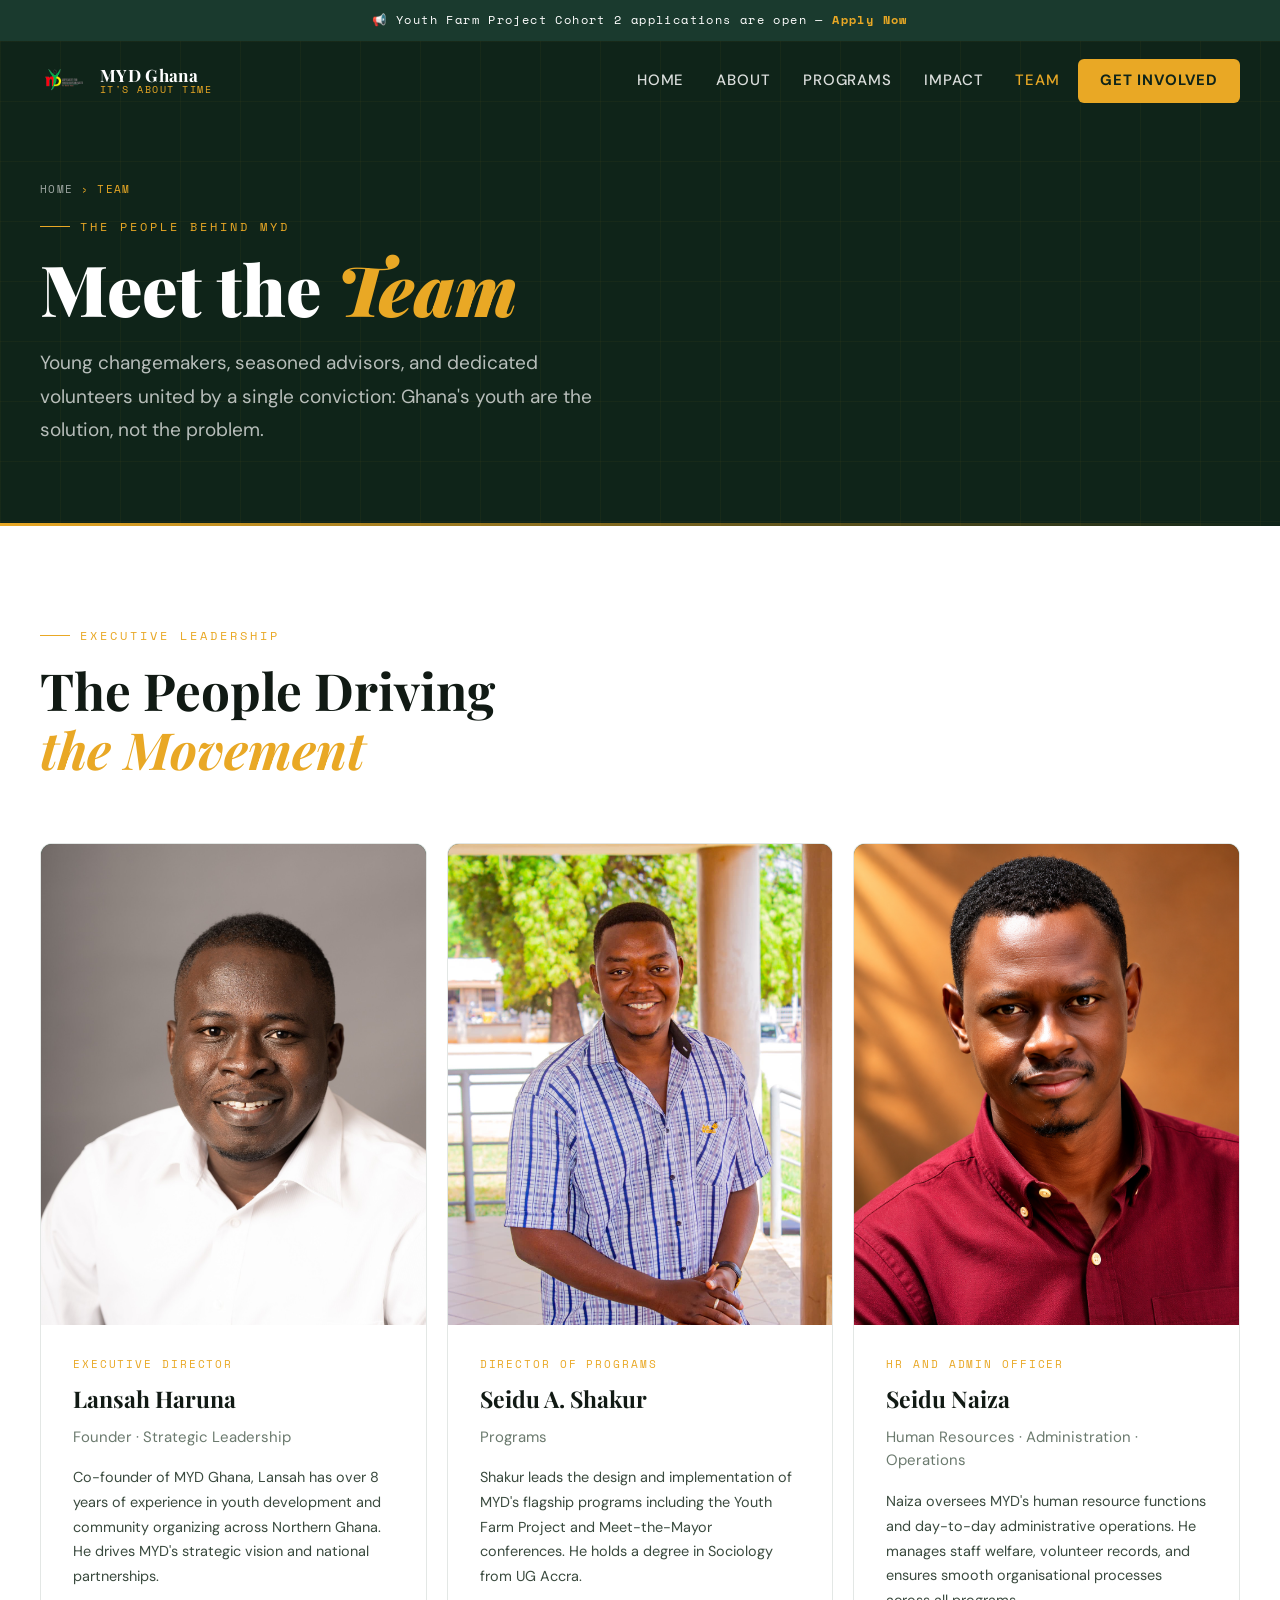
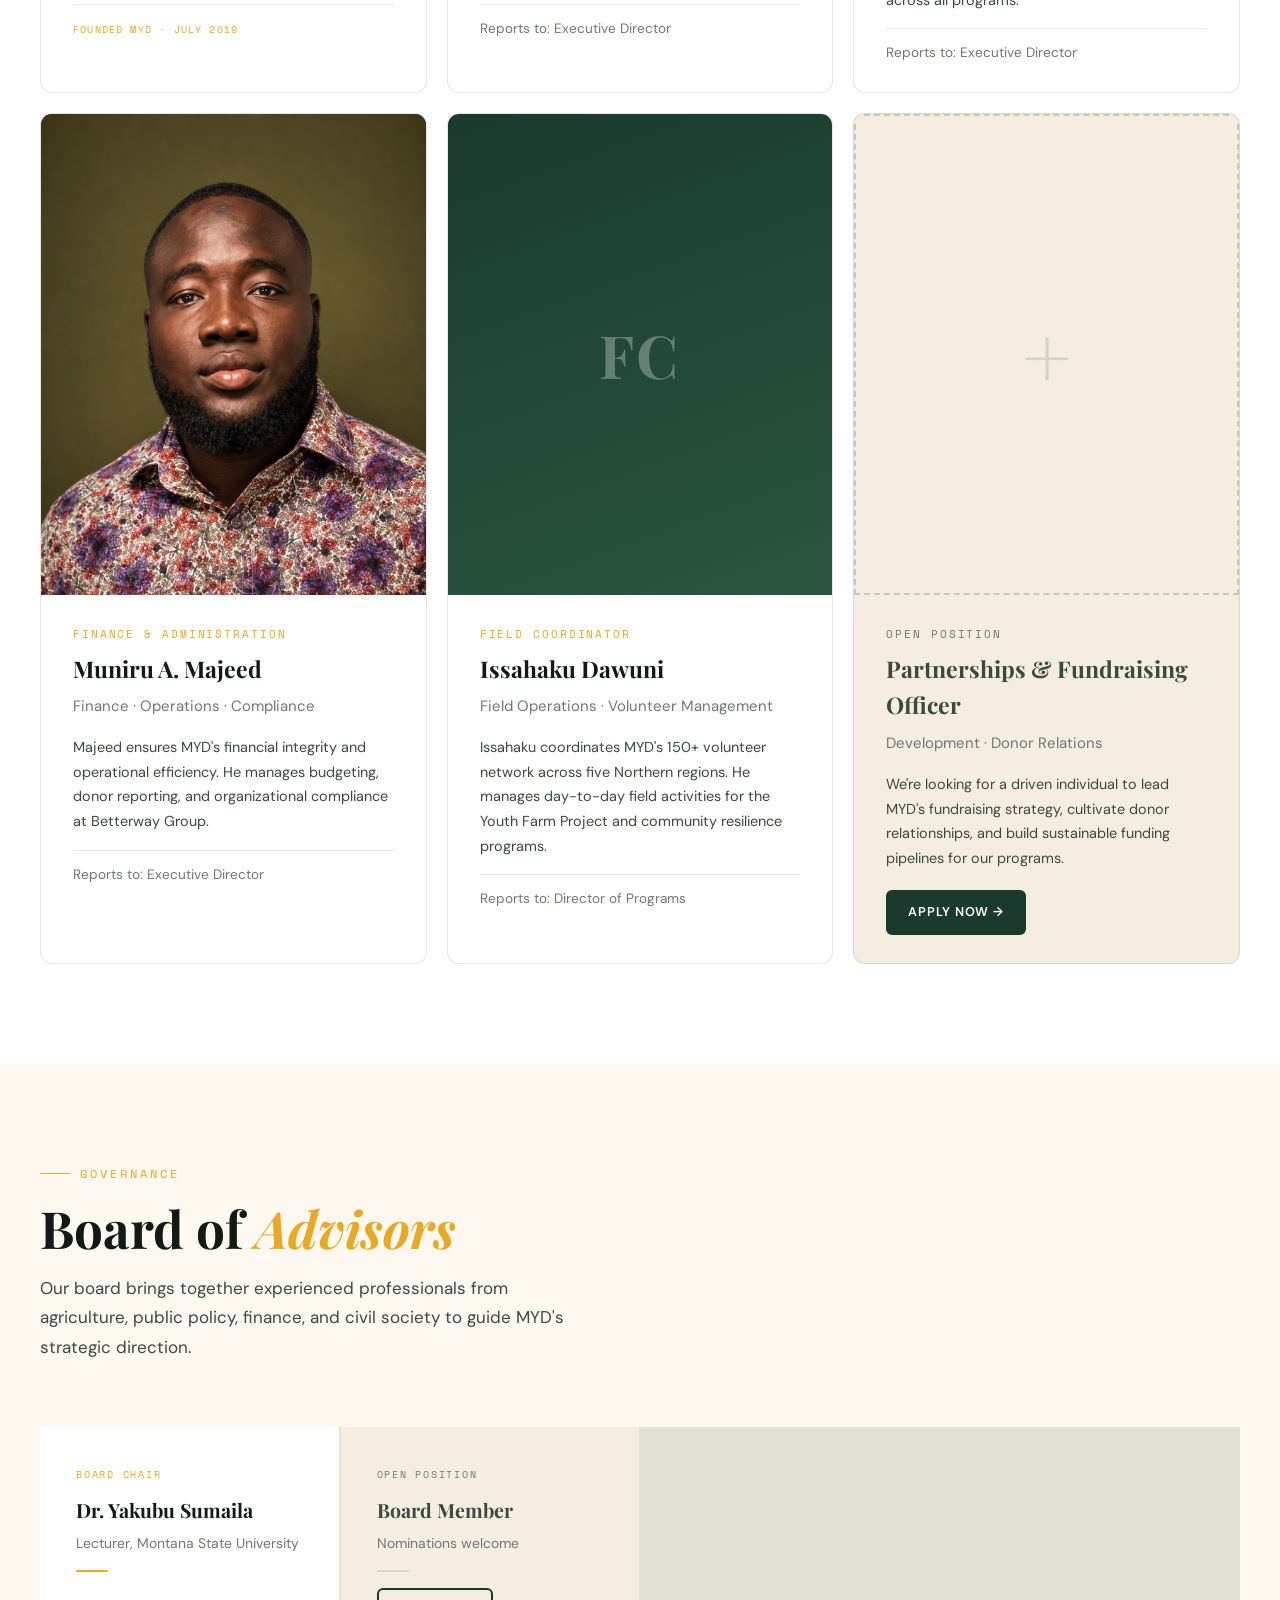
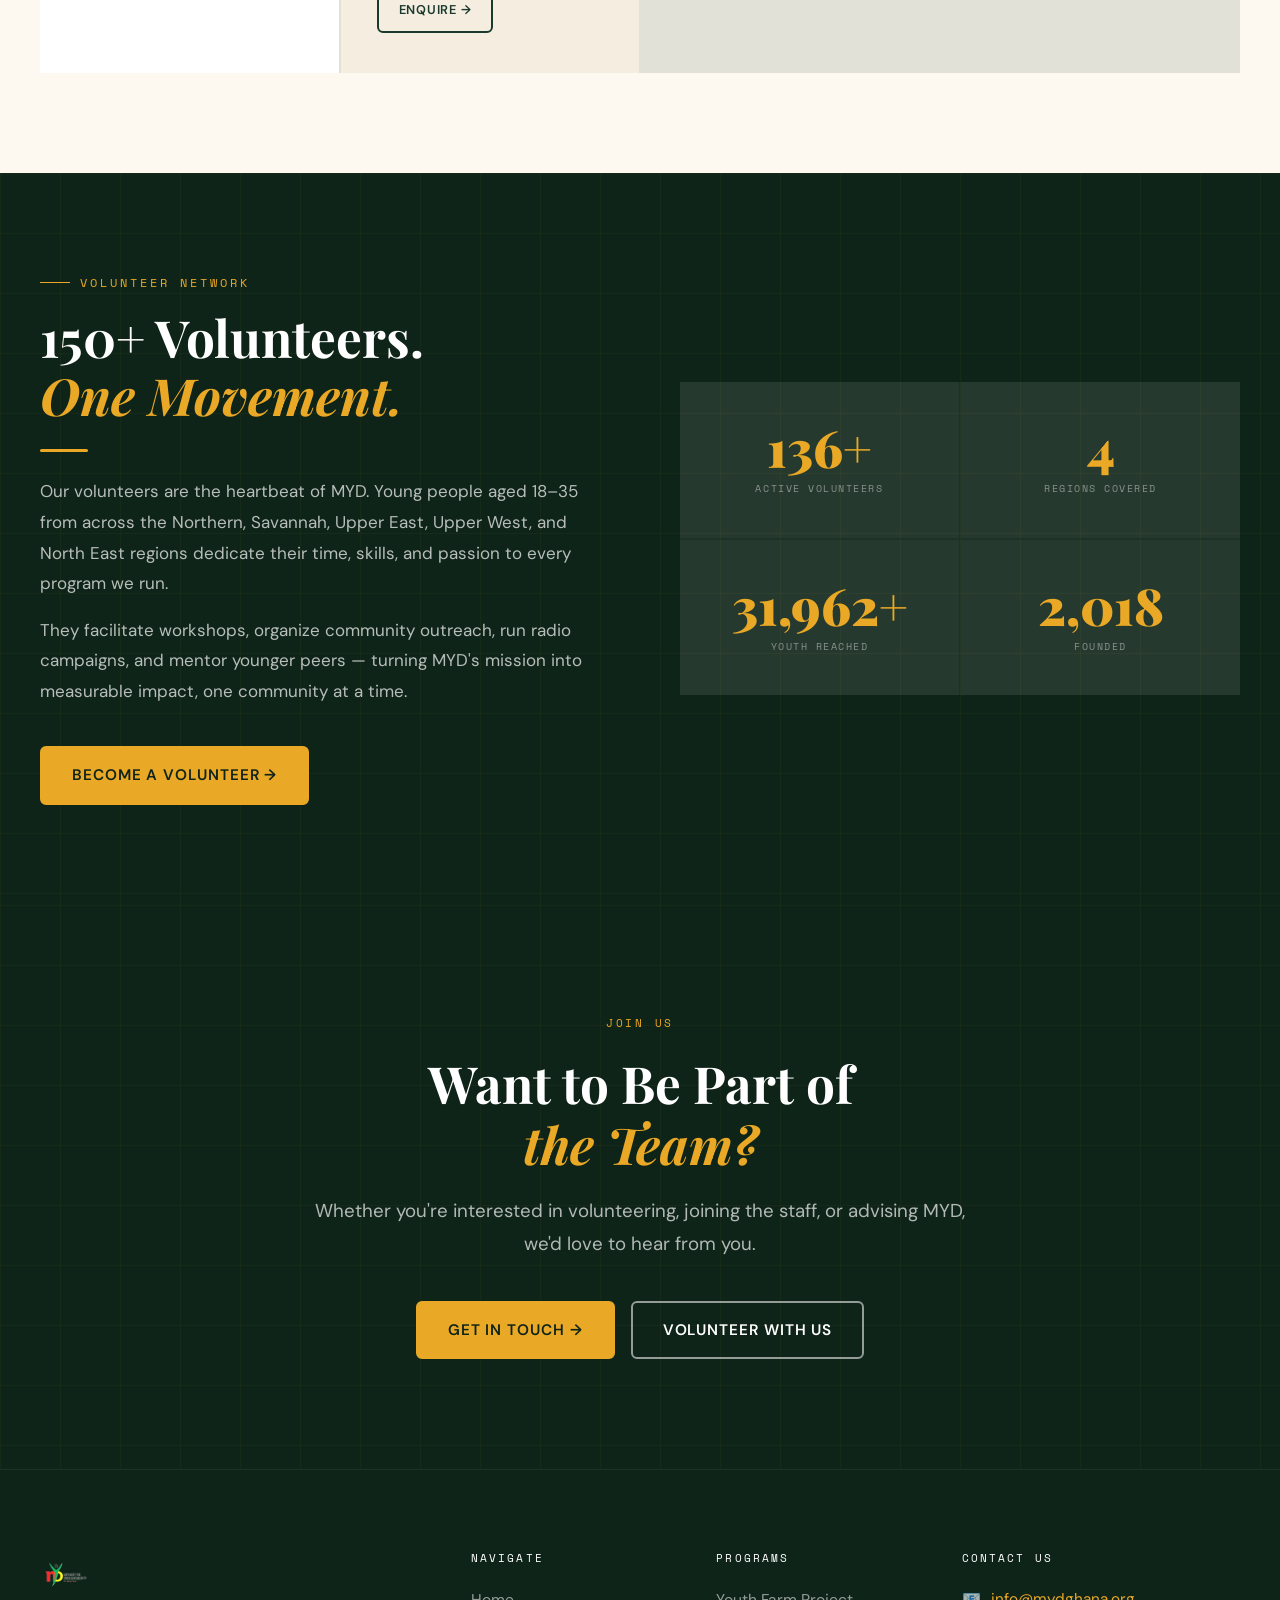
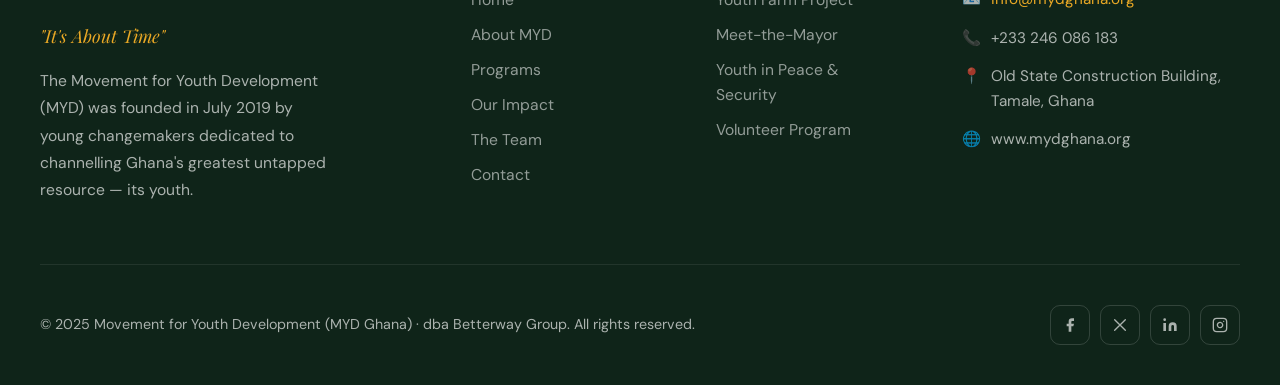
<file: team.html>
<!DOCTYPE html>
<html lang="en">
<head>
  <meta charset="UTF-8" />
  <meta name="viewport" content="width=device-width, initial-scale=1.0" />
  <title>Our Team — Movement for Youth Development Ghana</title>
  <meta name="description" content="Meet the dedicated team behind MYD Ghana — changemakers driving youth development across Northern Ghana." />
  <link rel="stylesheet" href="style.css" />
  <link rel="icon" type="image/png" href="assets/images/logo.png" />
</head>
<body>

<!-- TOP BAR -->
<div class="topbar">
  📢 Youth Farm Project Cohort 2 applications are open — <a href="contact.html">Apply Now</a>
</div>

<!-- NAV -->
<nav class="nav scrolled" id="mainNav" data-transparent="false">
  <div class="nav__inner">
    <a href="index.html" class="nav__logo">
      <img src="assets/images/logo.png" alt="MYD Ghana Logo" />
      <div class="nav__logo-text">
        <span>MYD Ghana</span>
        <span>It's About Time</span>
      </div>
    </a>
    <div class="nav__links">
      <a href="index.html">Home</a>
      <a href="about.html">About</a>
      <a href="programs.html">Programs</a>
      <a href="impact.html">Impact</a>
      <a href="team.html">Team</a>
      <a href="contact.html" class="nav__cta">Get Involved</a>
    </div>
    <button class="nav__burger" aria-label="Menu">
      <span></span><span></span><span></span>
    </button>
  </div>
</nav>

<!-- MOBILE MENU -->
<div class="nav__mobile">
  <a href="index.html">Home</a>
  <a href="about.html">About</a>
  <a href="programs.html">Programs</a>
  <a href="impact.html">Impact</a>
  <a href="team.html">Team</a>
  <a href="contact.html">Get Involved</a>
</div>

<!-- PAGE HERO -->
<div class="page-hero">
  <div class="page-hero__inner">
    <div class="breadcrumb">
      <a href="index.html">Home</a>
      <span>›</span>
      <span>Team</span>
    </div>
    <p class="page-hero__overline">The People Behind MYD</p>
    <h1 class="page-hero__title">Meet the <em>Team</em></h1>
    <p class="page-hero__subtitle">Young changemakers, seasoned advisors, and dedicated volunteers united by a single conviction: Ghana's youth are the solution, not the problem.</p>
  </div>
</div>

<!-- ============ LEADERSHIP ============ -->
<div style="background: var(--white);">
  <div class="section">
    <div class="section__header">
      <p class="section__overline reveal">Executive Leadership</p>
      <h2 class="section__title reveal reveal-delay-1">The People Driving<br><em>the Movement</em></h2>
    </div>

    <div class="team-grid reveal">

      <!-- Executive Director -->
      <div class="team-card">
        <div class="team-card__photo">
          <!-- Replace with: <img src="assets/team/executive-director.jpg" alt="Executive Director" /> -->
          <img src="assets/images/team-abdulwahab.jpg" alt="Abdul-Wahab Tanko" />
        </div>
        <div class="team-card__info">
          <div class="team-card__role">Executive Director</div>
          <div class="team-card__name">Lansah Haruna</div>
          <div class="team-card__dept">Founder · Strategic Leadership</div>
          <div style="font-size: 0.85rem; color: var(--text-mid); line-height: 1.7; margin-top: 12px;">
            Co-founder of MYD Ghana, Lansah has over 8 years of experience in youth development and community organizing across Northern Ghana. He drives MYD's strategic vision and national partnerships.
          </div>
          <div class="team-card__reports" style="margin-top: 16px;">
            <span style="color: var(--gold); font-family: var(--font-mono); font-size: 0.58rem; letter-spacing: 0.12em; text-transform: uppercase;">Founded MYD · July 2019</span>
          </div>
        </div>
      </div>

      <!-- Programs Director -->
<div class="team-card">
  <div class="team-card__photo">
    <img src="assets/images/team-fatima.jpg" alt="Fatima Alhassan" />
  </div>
  <div class="team-card__info">
    <div class="team-card__role">Director of Programs</div>
    <div class="team-card__name">Seidu A. Shakur</div>
    <div class="team-card__dept">Programs </div>
    <div style="font-size: 0.85rem; color: var(--text-mid); line-height: 1.7; margin-top: 12px;">
      Shakur leads the design and implementation of MYD's flagship programs including the Youth Farm Project and Meet-the-Mayor conferences. He holds a degree in Sociology from UG Accra.
    </div>
    <div class="team-card__reports" style="margin-top: 16px;">
      <span style="color: var(--text-light); font-size: 0.8rem;">Reports to: Executive Director</span>
    </div>
  </div>
</div>

     <!-- HR and Admin Officer -->
<div class="team-card">
  <div class="team-card__photo">
    <img src="assets/images/team-mohammed.jpg" alt="Mohammed Ibrahim" />
  </div>
  <div class="team-card__info">
    <div class="team-card__role">HR and Admin Officer</div>
    <div class="team-card__name">Seidu Naiza</div>
    <div class="team-card__dept">Human Resources · Administration · Operations</div>
    <div style="font-size: 0.85rem; color: var(--text-mid); line-height: 1.7; margin-top: 12px;">
      Naiza oversees MYD's human resource functions and day-to-day administrative operations. He manages staff welfare, volunteer records, and ensures smooth organisational processes across all programs.
    </div>
    <div class="team-card__reports" style="margin-top: 16px;">
      <span style="color: var(--text-light); font-size: 0.8rem;">Reports to: Executive Director</span>
    </div>
  </div>
</div>

      <!-- Finance & Admin -->
<div class="team-card">
  <div class="team-card__photo">
    <img src="assets/images/team-salamatu.png" alt="Salamatu Yakubu" />
  </div>
  <div class="team-card__info">
    <div class="team-card__role">Finance &amp; Administration</div>
    <div class="team-card__name">Muniru A. Majeed</div>
    <div class="team-card__dept">Finance · Operations · Compliance</div>
    <div style="font-size: 0.85rem; color: var(--text-mid); line-height: 1.7; margin-top: 12px;">
      Majeed ensures MYD's financial integrity and operational efficiency. He manages budgeting, donor reporting, and organizational compliance at Betterway Group.
    </div>
    <div class="team-card__reports" style="margin-top: 16px;">
      <span style="color: var(--text-light); font-size: 0.8rem;">Reports to: Executive Director</span>
    </div>
  </div>
</div>

      <!-- Field Coordinator -->
      <div class="team-card">
        <div class="team-card__photo">
          <div class="team-card__photo-placeholder">FC</div>
        </div>
        <div class="team-card__info">
          <div class="team-card__role">Field Coordinator</div>
          <div class="team-card__name">Issahaku Dawuni</div>
          <div class="team-card__dept">Field Operations · Volunteer Management</div>
          <div style="font-size: 0.85rem; color: var(--text-mid); line-height: 1.7; margin-top: 12px;">
            Issahaku coordinates MYD's 150+ volunteer network across five Northern regions. He manages day-to-day field activities for the Youth Farm Project and community resilience programs.
          </div>
          <div class="team-card__reports" style="margin-top: 16px;">
            <span style="color: var(--text-light); font-size: 0.8rem;">Reports to: Director of Programs</span>
          </div>
        </div>
      </div>

      <!-- Open Role -->
      <div class="team-card team-card--open">
        <div class="team-card__photo">
          <div class="open-role-icon">+</div>
        </div>
        <div class="team-card__info">
          <div class="team-card__role" style="color: var(--text-light);">Open Position</div>
          <div class="team-card__name" style="color: var(--text-mid);">Partnerships &amp; Fundraising Officer</div>
          <div class="team-card__dept">Development · Donor Relations</div>
          <div style="font-size: 0.85rem; color: var(--text-mid); line-height: 1.7; margin-top: 12px;">
            We're looking for a driven individual to lead MYD's fundraising strategy, cultivate donor relationships, and build sustainable funding pipelines for our programs.
          </div>
          <div style="margin-top: 20px;">
            <a href="contact.html" class="btn btn--green" style="font-size: 0.75rem; padding: 10px 20px;">Apply Now →</a>
          </div>
        </div>
      </div>

    </div>
  </div>
</div>

<!-- ============ BOARD ============ -->
<div style="background: var(--cream);">
  <div class="section">
    <div class="section__header">
      <p class="section__overline reveal">Governance</p>
      <h2 class="section__title reveal reveal-delay-1">Board of <em>Advisors</em></h2>
      <p style="font-size: 1rem; color: var(--text-mid); margin-top: 16px; max-width: 560px; line-height: 1.75;" class="reveal reveal-delay-2">Our board brings together experienced professionals from agriculture, public policy, finance, and civil society to guide MYD's strategic direction.</p>
    </div>

    <div class="board-grid reveal">
  <div class="board-card">
    <div class="board-card__role">Board Chair</div>
    <div class="board-card__name">Dr. Yakubu Sumaila</div>
    <div class="board-card__org">Lecturer, Montana State University</div>
    <div class="board-card__bar"></div>
  </div>
  <!-- Add more board members here as board-card divs -->
  <div class="board-card" style="background: var(--cream-dark);">
    <div class="board-card__role" style="color: var(--text-light);">Open Position</div>
    <div class="board-card__name" style="color: var(--text-mid);">Board Member</div>
    <div class="board-card__org">Nominations welcome</div>
    <div class="board-card__bar" style="background: var(--border);"></div>
    <div style="margin-top: 16px;"><a href="contact.html" class="btn btn--outline-dark" style="font-size: 0.75rem; padding: 10px 20px;">Enquire →</a></div>
  </div>
</div>
  </div>
</div>

<!-- ============ VOLUNTEER NETWORK ============ -->
<div style="background: var(--green-dark); padding: 100px 40px; position: relative; overflow: hidden;">
  <!-- Grid texture -->
  <div style="position: absolute; inset: 0; background-image: linear-gradient(rgba(233,168,37,0.04) 1px, transparent 1px), linear-gradient(90deg, rgba(233,168,37,0.04) 1px, transparent 1px); background-size: 60px 60px;"></div>
  <div style="max-width: var(--max-w); margin: 0 auto; position: relative; z-index: 1;">
    <div style="display: grid; grid-template-columns: 1fr 1fr; gap: 80px; align-items: center;">
      <div>
        <p class="section__overline reveal" style="color: var(--gold);">Volunteer Network</p>
        <h2 style="font-family: var(--font-head); font-size: clamp(2rem, 4vw, 3.2rem); font-weight: 700; color: var(--white); line-height: 1.15; margin-bottom: 24px;" class="reveal reveal-delay-1">
          150+ Volunteers.<br><em style="color: var(--gold);">One Movement.</em>
        </h2>
        <div class="divider reveal reveal-delay-1"></div>
        <p style="margin-top: 24px; color: rgba(255,255,255,0.7); line-height: 1.8; font-size: 1rem;" class="reveal reveal-delay-2">
          Our volunteers are the heartbeat of MYD. Young people aged 18–35 from across the Northern, Savannah, Upper East, Upper West, and North East regions dedicate their time, skills, and passion to every program we run.
        </p>
        <p style="margin-top: 16px; color: rgba(255,255,255,0.7); line-height: 1.8; font-size: 1rem;" class="reveal reveal-delay-3">
          They facilitate workshops, organize community outreach, run radio campaigns, and mentor younger peers — turning MYD's mission into measurable impact, one community at a time.
        </p>
        <div style="margin-top: 40px;" class="reveal reveal-delay-3">
          <a href="contact.html#volunteer" class="btn btn--primary">Become a Volunteer →</a>
        </div>
      </div>
      <div class="reveal reveal-delay-2">
        <div style="display: grid; grid-template-columns: 1fr 1fr; gap: 2px; background: rgba(255,255,255,0.06);">
          <div style="background: rgba(255,255,255,0.04); padding: 40px 32px; text-align: center;">
            <div style="font-family: var(--font-head); font-size: 3rem; font-weight: 900; color: var(--gold); line-height: 1;" data-count="150+">150+</div>
            <div style="font-family: var(--font-mono); font-size: 0.6rem; letter-spacing: 0.15em; text-transform: uppercase; color: rgba(255,255,255,0.45); margin-top: 8px;">Active Volunteers</div>
          </div>
          <div style="background: rgba(255,255,255,0.04); padding: 40px 32px; text-align: center;">
            <div style="font-family: var(--font-head); font-size: 3rem; font-weight: 900; color: var(--gold); line-height: 1;" data-count="5">5</div>
            <div style="font-family: var(--font-mono); font-size: 0.6rem; letter-spacing: 0.15em; text-transform: uppercase; color: rgba(255,255,255,0.45); margin-top: 8px;">Regions Covered</div>
          </div>
          <div style="background: rgba(255,255,255,0.04); padding: 40px 32px; text-align: center;">
            <div style="font-family: var(--font-head); font-size: 3rem; font-weight: 900; color: var(--gold); line-height: 1;" data-count="35000+">35,000+</div>
            <div style="font-family: var(--font-mono); font-size: 0.6rem; letter-spacing: 0.15em; text-transform: uppercase; color: rgba(255,255,255,0.45); margin-top: 8px;">Youth Reached</div>
          </div>
          <div style="background: rgba(255,255,255,0.04); padding: 40px 32px; text-align: center;">
            <div style="font-family: var(--font-head); font-size: 3rem; font-weight: 900; color: var(--gold); line-height: 1;" data-count="2019">2019</div>
            <div style="font-family: var(--font-mono); font-size: 0.6rem; letter-spacing: 0.15em; text-transform: uppercase; color: rgba(255,255,255,0.45); margin-top: 8px;">Founded</div>
          </div>
        </div>
      </div>
    </div>
  </div>
</div>

<!-- ============ JOIN CTA ============ -->
<div class="cta-section">
  <div class="cta-section__inner">
    <p style="font-family: var(--font-mono); font-size: 0.65rem; letter-spacing: 0.25em; text-transform: uppercase; color: var(--gold); margin-bottom: 20px;" class="reveal">Join Us</p>
    <h2 class="cta-section__title reveal reveal-delay-1">
      Want to Be Part of<br><em>the Team?</em>
    </h2>
    <p class="cta-section__body reveal reveal-delay-2">
      Whether you're interested in volunteering, joining the staff, or advising MYD, we'd love to hear from you.
    </p>
    <div class="cta-section__actions reveal reveal-delay-3">
      <a href="contact.html" class="btn btn--primary">Get In Touch →</a>
      <a href="contact.html#volunteer" class="btn btn--outline">Volunteer With Us</a>
    </div>
  </div>
</div>

<!-- ============ FOOTER ============ -->
<footer class="footer">
  <div class="footer__inner">
    <div class="footer__top">
      <div>
        <img src="assets/images/logo.png" alt="MYD Ghana" class="footer__brand-logo" />
        <p class="footer__brand-tagline">"It's About Time"</p>
        <p class="footer__brand-body">The Movement for Youth Development (MYD) was founded in July 2019 by young changemakers dedicated to channelling Ghana's greatest untapped resource — its youth.</p>
      </div>
      <div>
        <p class="footer__col-title">Navigate</p>
        <div class="footer__links">
          <a href="index.html">Home</a>
          <a href="about.html">About MYD</a>
          <a href="programs.html">Programs</a>
          <a href="impact.html">Our Impact</a>
          <a href="team.html">The Team</a>
          <a href="contact.html">Contact</a>
        </div>
      </div>
      <div>
        <p class="footer__col-title">Programs</p>
        <div class="footer__links">
          <a href="programs.html#yfp">Youth Farm Project</a>
          <a href="programs.html#mtm">Meet-the-Mayor</a>
          <a href="programs.html#yps">Youth in Peace &amp; Security</a>
          <a href="programs.html#volunteers">Volunteer Program</a>
        </div>
      </div>
      <div>
        <p class="footer__col-title">Contact Us</p>
        <div class="footer__contact-item">
          <span>📧</span>
          <span><a href="mailto:info@mydghana.org" style="color: var(--gold);">info@mydghana.org</a></span>
        </div>
        <div class="footer__contact-item">
          <span>📞</span>
          <span><a href="tel:+233246086183" style="color: rgba(255,255,255,0.65);">+233 246 086 183</a></span>
        </div>
        <div class="footer__contact-item">
          <span>📍</span>
          <span>Old State Construction Building, Tamale, Ghana</span>
        </div>
        <div class="footer__contact-item">
          <span>🌐</span>
          <span><a href="http://www.mydghana.org" target="_blank" style="color: rgba(255,255,255,0.65);">www.mydghana.org</a></span>
        </div>
      </div>
    </div>
    <div class="footer__bottom">
      <p class="footer__copy">© 2025 Movement for Youth Development (MYD Ghana) · dba Betterway Group. All rights reserved.</p>
      <div class="footer__social">
  <!-- Facebook -->
  <a href="https://facebook.com/mydghana" target="_blank" rel="noopener" title="Facebook">
    <svg viewBox="0 0 24 24" fill="currentColor" stroke="none">
      <path d="M18 2h-3a5 5 0 00-5 5v3H7v4h3v8h4v-8h3l1-4h-4V7a1 1 0 011-1h3z"/>
    </svg>
  </a>
  <!-- X / Twitter -->
  <a href="https://twitter.com/mydghana" target="_blank" rel="noopener" title="X / Twitter">
    <svg viewBox="0 0 24 24" fill="none" stroke="currentColor" stroke-width="2.5" stroke-linecap="round">
      <path d="M4 4l16 16M4 20L20 4"/>
    </svg>
  </a>
  <!-- LinkedIn -->
  <a href="https://linkedin.com/company/mydghana" target="_blank" rel="noopener" title="LinkedIn">
    <svg viewBox="0 0 24 24" fill="currentColor" stroke="none">
      <path d="M16 8a6 6 0 016 6v7h-4v-7a2 2 0 00-2-2 2 2 0 00-2 2v7h-4v-7a6 6 0 016-6z"/>
      <path d="M2 9h4v12H2z"/>
      <circle cx="4" cy="4" r="2"/>
    </svg>
  </a>
  <!-- Instagram -->
  <a href="https://instagram.com/mydghana" target="_blank" rel="noopener" title="Instagram">
    <svg viewBox="0 0 24 24" fill="none" stroke="currentColor" stroke-width="2" stroke-linecap="round" stroke-linejoin="round">
      <rect x="2" y="2" width="20" height="20" rx="5" ry="5" fill="none"/>
      <path d="M16 11.37A4 4 0 1112.63 8 4 4 0 0116 11.37z"/>
      <line x1="17.5" y1="6.5" x2="17.51" y2="6.5"/>
    </svg>
  </a>
</div>
    </div>
  </div>
</footer>

<script src="main.js"></script>
</body>
</html>
</file>
<file: style.css>
/* ============================================
   MYD Ghana — style.css  v2
   Brand: Deep Forest Green + Warm Gold + Cream
   ============================================ */

@import url('https://fonts.googleapis.com/css2?family=Playfair+Display:ital,wght@0,400;0,600;0,700;0,900;1,400;1,700&family=DM+Sans:opsz,wght@9..40,300;9..40,400;9..40,500;9..40,600&family=Space+Mono:wght@400;700&display=swap');

/* ---- CSS Variables ---- */
:root {
  --green:       #1a3a2e;
  --green-dark:  #0f2419;
  --green-mid:   #2a5640;
  --gold:        #e9a825;
  --gold-light:  #f5c842;
  --gold-pale:   #fdf0c8;
  --cream:       #fdf8f0;
  --cream-dark:  #f5ede0;
  --white:       #ffffff;
  --text-dark:   #111a14;
  --text-mid:    #3a4a3e;
  --text-light:  #6b7a6e;
  --border:      rgba(26,58,46,0.12);

  --font-head:   'Playfair Display', Georgia, serif;
  --font-body:   'DM Sans', sans-serif;
  --font-mono:   'Space Mono', monospace;

  --max-w:       1280px;
  --nav-h:       80px;
  --radius:      6px;
  --transition:  0.4s cubic-bezier(0.25, 0.46, 0.45, 0.94);
}

/* ---- Reset ---- */
*, *::before, *::after { box-sizing: border-box; margin: 0; padding: 0; }
html { scroll-behavior: smooth; font-size: 17px; }
body {
  font-family: var(--font-body);
  color: var(--text-dark);
  background: var(--cream);
  line-height: 1.6;
  overflow-x: hidden;
}
img { max-width: 100%; display: block; }
a { color: inherit; text-decoration: none; }
ul { list-style: none; }

/* ============================================
   NAVIGATION
   ============================================ */
.nav {
  position: fixed;
  top: 0; left: 0; right: 0;
  z-index: 1000;
  height: var(--nav-h);
  display: flex;
  align-items: center;
  padding: 0 40px;
  transition: background var(--transition), box-shadow var(--transition), backdrop-filter var(--transition);
}

.nav.transparent {
  background: transparent;
  backdrop-filter: none;
}
.nav.scrolled {
  background: rgba(15, 36, 25, 0.92);
  backdrop-filter: blur(20px);
  -webkit-backdrop-filter: blur(20px);
  box-shadow: 0 2px 32px rgba(0,0,0,0.35);
}

.nav__inner {
  max-width: var(--max-w);
  width: 100%;
  margin: 0 auto;
  display: flex;
  align-items: center;
  justify-content: space-between;
}

.nav__logo {
  display: flex;
  align-items: center;
  gap: 12px;
}

.nav__logo img {
  height: 48px;
  width: auto;
  mix-blend-mode: screen;
  filter: brightness(1.4) contrast(1.1);
}

.nav__logo-text {
  display: flex;
  flex-direction: column;
  line-height: 1.1;
}

.nav__logo-text span:first-child {
  font-family: var(--font-head);
  font-weight: 700;
  font-size: 1rem;
  color: var(--white);
  letter-spacing: 0.02em;
}

.nav__logo-text span:last-child {
  font-family: var(--font-mono);
  font-size: 0.58rem;
  color: var(--gold);
  letter-spacing: 0.15em;
  text-transform: uppercase;
}

.nav__links {
  display: flex;
  align-items: center;
  gap: 4px;
}

.nav__links a {
  font-family: var(--font-body);
  font-size: 0.88rem;
  font-weight: 500;
  color: rgba(255,255,255,0.85);
  padding: 8px 14px;
  letter-spacing: 0.06em;
  text-transform: uppercase;
  transition: color 0.2s;
  position: relative;
  border-radius: 4px;
}

.nav__links a::after {
  content: '';
  position: absolute;
  bottom: 4px; left: 14px; right: 14px;
  height: 1px;
  background: var(--gold);
  transform: scaleX(0);
  transform-origin: left;
  transition: transform 0.3s;
}

.nav__links a:hover { color: var(--gold); }
.nav__links a:hover::after { transform: scaleX(1); }
.nav__links a.active { color: var(--gold); }

.nav__cta {
  background: var(--gold) !important;
  color: var(--green-dark) !important;
  padding: 10px 22px !important;
  font-weight: 700 !important;
  border-radius: var(--radius) !important;
  transition: background 0.2s, transform 0.2s, box-shadow 0.2s !important;
  letter-spacing: 0.05em !important;
}
.nav__cta:hover {
  background: var(--gold-light) !important;
  transform: translateY(-1px) !important;
  box-shadow: 0 6px 20px rgba(233,168,37,0.4) !important;
}
.nav__cta::after { display: none !important; }

/* Hamburger */
.nav__burger {
  display: none;
  flex-direction: column;
  gap: 5px;
  cursor: pointer;
  padding: 8px;
  background: none;
  border: none;
}
.nav__burger span {
  display: block;
  width: 26px;
  height: 2px;
  background: var(--white);
  transition: var(--transition);
  border-radius: 2px;
}
.nav__burger.open span:nth-child(1) { transform: translateY(7px) rotate(45deg); }
.nav__burger.open span:nth-child(2) { opacity: 0; }
.nav__burger.open span:nth-child(3) { transform: translateY(-7px) rotate(-45deg); }

/* Mobile menu */
.nav__mobile {
  display: none;
  position: fixed;
  inset: 0;
  background: var(--green-dark);
  z-index: 999;
  flex-direction: column;
  align-items: center;
  justify-content: center;
  gap: 32px;
  padding-top: var(--nav-h);
}
.nav__mobile.open { display: flex; }
.nav__mobile a {
  font-family: var(--font-head);
  font-size: 2.2rem;
  font-weight: 700;
  color: var(--white);
  transition: color 0.2s;
}
.nav__mobile a:hover { color: var(--gold); }

/* ============================================
   HERO — Full bleed
   ============================================ */
.hero {
  position: relative;
  min-height: 100vh;
  display: flex;
  align-items: flex-end;
  padding-bottom: 100px;
  overflow: hidden;
  background: var(--green-dark);
}

.hero__bg {
  position: absolute;
  inset: 0;
  background: linear-gradient(
    135deg,
    rgba(15,36,25,0.95) 0%,
    rgba(26,58,46,0.75) 50%,
    rgba(15,36,25,0.85) 100%
  );
  z-index: 1;
}

.hero__bg::before {
  content: '';
  position: absolute;
  inset: 0;
  background-image:
    linear-gradient(rgba(233,168,37,0.05) 1px, transparent 1px),
    linear-gradient(90deg, rgba(233,168,37,0.05) 1px, transparent 1px);
  background-size: 60px 60px;
}

.hero__img {
  position: absolute;
  inset: 0;
  object-fit: cover;
  width: 100%; height: 100%;
  opacity: 0.45;
  z-index: 0;
}

.hero__content {
  position: relative;
  z-index: 2;
  max-width: var(--max-w);
  width: 100%;
  margin: 0 auto;
  padding: 0 40px;
}

.hero__overline {
  font-family: var(--font-mono);
  font-size: 0.75rem;
  letter-spacing: 0.25em;
  text-transform: uppercase;
  color: var(--gold);
  margin-bottom: 24px;
  display: flex;
  align-items: center;
  gap: 12px;
}
.hero__overline::before {
  content: '';
  display: block;
  width: 40px;
  height: 1px;
  background: var(--gold);
}

.hero__title {
  font-family: var(--font-head);
  font-size: clamp(3.2rem, 7.5vw, 7rem);
  font-weight: 900;
  line-height: 1.0;
  color: var(--white);
  max-width: 14ch;
  margin-bottom: 32px;
}

.hero__title em {
  font-style: italic;
  color: var(--gold);
}

.hero__body {
  font-size: 1.2rem;
  color: rgba(255,255,255,0.8);
  max-width: 560px;
  line-height: 1.75;
  margin-bottom: 48px;
}

.hero__actions {
  display: flex;
  gap: 16px;
  flex-wrap: wrap;
}

.hero__stats {
  position: absolute;
  right: 40px;
  bottom: 80px;
  display: flex;
  flex-direction: column;
  gap: 32px;
  z-index: 2;
}

.hero__stat { text-align: right; }
.hero__stat-num {
  font-family: var(--font-head);
  font-size: 2.6rem;
  font-weight: 700;
  color: var(--gold);
  line-height: 1;
}
.hero__stat-label {
  font-family: var(--font-mono);
  font-size: 0.62rem;
  letter-spacing: 0.15em;
  text-transform: uppercase;
  color: rgba(255,255,255,0.55);
  margin-top: 4px;
}

/* ============================================
   BUTTONS
   ============================================ */
.btn {
  display: inline-flex;
  align-items: center;
  gap: 10px;
  padding: 15px 30px;
  font-family: var(--font-body);
  font-size: 0.9rem;
  font-weight: 600;
  letter-spacing: 0.06em;
  text-transform: uppercase;
  border-radius: var(--radius);
  cursor: pointer;
  transition: all 0.25s;
  border: 2px solid transparent;
  white-space: nowrap;
}

.btn--primary {
  background: var(--gold);
  color: var(--green-dark);
  border-color: var(--gold);
}
.btn--primary:hover {
  background: var(--gold-light);
  border-color: var(--gold-light);
  transform: translateY(-2px);
  box-shadow: 0 10px 28px rgba(233,168,37,0.4);
}

.btn--outline {
  background: transparent;
  color: var(--white);
  border-color: rgba(255,255,255,0.55);
}
.btn--outline:hover {
  border-color: var(--white);
  background: rgba(255,255,255,0.1);
}

.btn--green {
  background: var(--green);
  color: var(--white);
  border-color: var(--green);
}
.btn--green:hover {
  background: var(--green-mid);
  border-color: var(--green-mid);
  transform: translateY(-2px);
  box-shadow: 0 8px 24px rgba(26,58,46,0.3);
}

.btn--outline-dark {
  background: transparent;
  color: var(--green);
  border-color: var(--green);
}
.btn--outline-dark:hover {
  background: var(--green);
  color: var(--white);
}

.btn svg {
  width: 16px; height: 16px;
  transition: transform 0.2s;
}
.btn:hover svg { transform: translateX(3px); }

/* ============================================
   SECTION UTILITIES
   ============================================ */
.section {
  padding: 100px 40px;
  max-width: var(--max-w);
  margin: 0 auto;
}

.section__header { margin-bottom: 64px; }

.section__header--center {
  text-align: center;
  max-width: 700px;
  margin: 0 auto 64px;
}

.section__overline {
  font-family: var(--font-mono);
  font-size: 0.7rem;
  letter-spacing: 0.25em;
  text-transform: uppercase;
  color: var(--gold);
  margin-bottom: 16px;
  display: flex;
  align-items: center;
  gap: 10px;
}
.section__overline::before {
  content: '';
  display: inline-block;
  width: 30px;
  height: 1px;
  background: var(--gold);
}

.section__title {
  font-family: var(--font-head);
  font-size: clamp(2.2rem, 4vw, 3.4rem);
  font-weight: 700;
  line-height: 1.15;
  color: var(--text-dark);
}

.section__title em {
  font-style: italic;
  color: var(--gold);
}

.section__body {
  margin-top: 20px;
  font-size: 1.1rem;
  color: var(--text-mid);
  max-width: 600px;
  line-height: 1.8;
}

.divider {
  width: 48px;
  height: 3px;
  background: var(--gold);
  margin: 24px 0;
  border-radius: 2px;
}

/* ============================================
   MANDATES STRIP
   ============================================ */
.mandates-strip {
  background: var(--green);
  color: var(--white);
  padding: 0 40px;
}

.mandates-strip__inner {
  max-width: var(--max-w);
  margin: 0 auto;
  display: grid;
  grid-template-columns: repeat(3, 1fr);
  border-left: 1px solid rgba(255,255,255,0.1);
}

.mandate-item {
  padding: 56px 44px;
  border-right: 1px solid rgba(255,255,255,0.1);
  transition: background 0.3s;
  position: relative;
}
.mandate-item::before {
  content: '';
  position: absolute;
  bottom: 0; left: 0;
  width: 0; height: 3px;
  background: var(--gold);
  transition: width 0.4s;
}
.mandate-item:hover { background: var(--green-mid); }
.mandate-item:hover::before { width: 100%; }

.mandate-item__num {
  font-family: var(--font-mono);
  font-size: 0.7rem;
  letter-spacing: 0.2em;
  color: var(--gold);
  margin-bottom: 16px;
}

.mandate-item__title {
  font-family: var(--font-head);
  font-size: 1.55rem;
  font-weight: 700;
  margin-bottom: 14px;
  line-height: 1.2;
}

.mandate-item__body {
  font-size: 1rem;
  color: rgba(255,255,255,0.68);
  line-height: 1.7;
}

/* ============================================
   PROGRAMS GRID — Modern Cards
   ============================================ */
.programs-grid {
  display: grid;
  grid-template-columns: repeat(2, 1fr);
  gap: 20px;
}

.program-card {
  background: var(--white);
  padding: 52px 48px;
  position: relative;
  overflow: hidden;
  transition: transform 0.3s, box-shadow 0.3s;
  cursor: pointer;
  border-radius: 12px;
  border: 1px solid var(--border);
}

.program-card::before {
  content: '';
  position: absolute;
  left: 0; top: 0;
  width: 0; height: 4px;
  background: linear-gradient(90deg, var(--gold), var(--gold-light));
  transition: width 0.4s;
  border-radius: 12px 12px 0 0;
}

.program-card:hover::before { width: 100%; }
.program-card:hover {
  transform: translateY(-6px);
  box-shadow: 0 24px 60px rgba(26,58,46,0.15);
}

.program-card__num {
  font-family: var(--font-mono);
  font-size: 0.65rem;
  letter-spacing: 0.2em;
  color: rgba(26,58,46,0.25);
  margin-bottom: 6px;
}

.program-card__tag {
  font-family: var(--font-mono);
  font-size: 0.62rem;
  letter-spacing: 0.18em;
  text-transform: uppercase;
  color: var(--gold);
  background: var(--gold-pale);
  display: inline-block;
  padding: 5px 12px;
  margin-bottom: 20px;
  border-radius: 4px;
}

.program-card__title {
  font-family: var(--font-head);
  font-size: 1.65rem;
  font-weight: 700;
  margin-bottom: 16px;
  line-height: 1.2;
  color: var(--text-dark);
}

.program-card__body {
  font-size: 1rem;
  color: var(--text-mid);
  line-height: 1.75;
  margin-bottom: 28px;
}

.program-card__stat {
  font-family: var(--font-head);
  font-size: 2.2rem;
  font-weight: 700;
  color: var(--green);
}

.program-card__stat-label {
  font-size: 0.85rem;
  color: var(--text-light);
  margin-top: 2px;
}

.program-card__link {
  display: inline-flex;
  align-items: center;
  gap: 8px;
  font-size: 0.82rem;
  font-weight: 600;
  letter-spacing: 0.1em;
  text-transform: uppercase;
  color: var(--green);
  margin-top: 24px;
  transition: gap 0.2s, color 0.2s;
}
.program-card__link:hover { gap: 14px; color: var(--gold); }

/* ============================================
   IMPACT NUMBERS
   ============================================ */
.impact-bar {
  background: var(--green-dark);
  padding: 80px 40px;
}

.impact-bar__inner {
  max-width: var(--max-w);
  margin: 0 auto;
  display: grid;
  grid-template-columns: repeat(5, 1fr);
  gap: 0;
  border: 1px solid rgba(255,255,255,0.08);
  border-radius: 12px;
  overflow: hidden;
}

.impact-num {
  padding: 52px 32px;
  border-right: 1px solid rgba(255,255,255,0.08);
  text-align: center;
  transition: background 0.3s;
}
.impact-num:last-child { border-right: none; }
.impact-num:hover { background: rgba(255,255,255,0.05); }

.impact-num__value {
  font-family: var(--font-head);
  font-size: clamp(2.2rem, 3.5vw, 3.2rem);
  font-weight: 900;
  color: var(--gold);
  line-height: 1;
  margin-bottom: 10px;
}

.impact-num__label {
  font-family: var(--font-mono);
  font-size: 0.62rem;
  letter-spacing: 0.15em;
  text-transform: uppercase;
  color: rgba(255,255,255,0.5);
}

/* ============================================
   PHOTO COLLAGE
   ============================================ */
.collage {
  display: grid;
  grid-template-columns: 1fr 1fr;
  grid-template-rows: auto auto;
  gap: 6px;
}

.collage__main {
  grid-row: span 2;
  min-height: 520px;
}

.collage__sub { min-height: 256px; }

.img-slot {
  position: relative;
  overflow: hidden;
  background: var(--green-mid);
  display: flex;
  align-items: center;
  justify-content: center;
  border-radius: 8px;
}

.img-slot img {
  width: 100%; height: 100%;
  object-fit: cover;
  transition: transform 0.6s;
}
.img-slot:hover img { transform: scale(1.04); }

/* ============================================
   VISION / MISSION SPLIT
   ============================================ */
.vm-split {
  display: grid;
  grid-template-columns: 1fr 1fr;
}

.vm-panel { padding: 90px 64px; }
.vm-panel--dark {
  background: var(--green-dark);
  color: var(--white);
}
.vm-panel--light { background: var(--cream-dark); }

.vm-panel__label {
  font-family: var(--font-mono);
  font-size: 0.7rem;
  letter-spacing: 0.25em;
  text-transform: uppercase;
  color: var(--gold);
  margin-bottom: 24px;
}

.vm-panel__title {
  font-family: var(--font-head);
  font-size: 2.6rem;
  font-weight: 700;
  line-height: 1.2;
  margin-bottom: 24px;
}
.vm-panel--light .vm-panel__title { color: var(--text-dark); }
.vm-panel--dark .vm-panel__title { color: var(--white); }

.vm-panel__body {
  font-size: 1.05rem;
  line-height: 1.8;
}
.vm-panel--light .vm-panel__body { color: var(--text-mid); }
.vm-panel--dark .vm-panel__body { color: rgba(255,255,255,0.7); }

/* ============================================
   TEAM PAGE — Modern Cards
   ============================================ */
.team-grid {
  display: grid;
  grid-template-columns: repeat(3, 1fr);
  gap: 20px;
}

.team-card {
  background: var(--white);
  overflow: hidden;
  position: relative;
  border-radius: 12px;
  border: 1px solid var(--border);
  transition: transform 0.3s, box-shadow 0.3s;
}
.team-card:hover {
  transform: translateY(-6px);
  box-shadow: 0 24px 60px rgba(26,58,46,0.12);
}

.team-card__photo {
  width: 100%;
  aspect-ratio: 4/5;
  background: var(--green-mid);
  overflow: hidden;
  position: relative;
}

.team-card__photo img {
  width: 100%; height: 100%;
  object-fit: cover;
  object-position: top;
  transition: transform 0.5s;
}
.team-card:hover .team-card__photo img { transform: scale(1.05); }

.team-card__photo-placeholder {
  width: 100%;
  height: 100%;
  background: linear-gradient(160deg, var(--green) 0%, var(--green-mid) 100%);
  display: flex;
  align-items: center;
  justify-content: center;
  font-family: var(--font-head);
  font-size: 3.5rem;
  font-weight: 700;
  color: rgba(255,255,255,0.25);
}

.team-card__info {
  padding: 28px 32px;
  border-top: 3px solid transparent;
  transition: border-color 0.3s;
}
.team-card:hover .team-card__info { border-top-color: var(--gold); }

.team-card__role {
  font-family: var(--font-mono);
  font-size: 0.62rem;
  letter-spacing: 0.18em;
  text-transform: uppercase;
  color: var(--gold);
  margin-bottom: 8px;
}

.team-card__name {
  font-family: var(--font-head);
  font-size: 1.35rem;
  font-weight: 700;
  color: var(--text-dark);
  margin-bottom: 8px;
}

.team-card__dept {
  font-size: 0.88rem;
  color: var(--text-light);
  margin-bottom: 16px;
}

.team-card__reports {
  font-size: 0.82rem;
  color: var(--text-light);
  padding-top: 12px;
  border-top: 1px solid var(--border);
}

/* Open role card */
.team-card--open { background: var(--cream-dark); }
.team-card--open .team-card__photo {
  background: var(--cream-dark);
  border: 2px dashed rgba(26,58,46,0.2);
  display: flex;
  align-items: center;
  justify-content: center;
}
.team-card--open .open-role-icon {
  font-family: var(--font-head);
  font-size: 5rem;
  color: rgba(26,58,46,0.15);
  font-weight: 900;
}

/* ============================================
   IMPACT PAGE
   ============================================ */
.impact-grid {
  display: grid;
  grid-template-columns: repeat(2, 1fr);
  gap: 20px;
}

.impact-card {
  background: var(--white);
  padding: 52px 48px;
  position: relative;
  overflow: hidden;
  border-radius: 12px;
  border: 1px solid var(--border);
  transition: transform 0.3s, box-shadow 0.3s;
}
.impact-card:hover {
  transform: translateY(-4px);
  box-shadow: 0 20px 50px rgba(26,58,46,0.1);
}

.impact-card::after {
  content: '';
  position: absolute;
  right: -20px; bottom: -20px;
  width: 100px; height: 100px;
  border-radius: 50%;
  background: var(--gold-pale);
  opacity: 0.5;
}

.impact-card__num {
  font-family: var(--font-head);
  font-size: clamp(2.8rem, 5vw, 4.2rem);
  font-weight: 900;
  color: var(--green);
  line-height: 1;
  margin-bottom: 8px;
}

.impact-card__label {
  font-family: var(--font-mono);
  font-size: 0.68rem;
  letter-spacing: 0.18em;
  text-transform: uppercase;
  color: var(--gold);
  margin-bottom: 16px;
}

.impact-card__desc {
  font-size: 0.98rem;
  color: var(--text-mid);
  line-height: 1.7;
}

/* ============================================
   CONTACT PAGE
   ============================================ */
.contact-layout {
  display: grid;
  grid-template-columns: 1fr 1.4fr;
  gap: 80px;
  align-items: start;
}

.contact-info__item {
  display: flex;
  gap: 16px;
  margin-bottom: 32px;
  align-items: flex-start;
}

.contact-info__icon {
  width: 48px; height: 48px;
  background: var(--gold-pale);
  border-radius: 10px;
  display: flex;
  align-items: center;
  justify-content: center;
  flex-shrink: 0;
  font-size: 1.2rem;
}

.contact-info__label {
  font-family: var(--font-mono);
  font-size: 0.62rem;
  letter-spacing: 0.15em;
  text-transform: uppercase;
  color: var(--gold);
  margin-bottom: 6px;
}

.contact-info__value {
  font-size: 1rem;
  color: var(--text-mid);
  line-height: 1.5;
}
.contact-info__value a { color: var(--green); font-weight: 600; }
.contact-info__value a:hover { color: var(--gold); }

/* Form */
.contact-form {
  display: flex;
  flex-direction: column;
  gap: 20px;
}

.form-group {
  display: flex;
  flex-direction: column;
  gap: 8px;
}

.form-label {
  font-family: var(--font-mono);
  font-size: 0.62rem;
  letter-spacing: 0.15em;
  text-transform: uppercase;
  color: var(--text-mid);
}

.form-input,
.form-textarea,
.form-select {
  padding: 15px 18px;
  border: 1.5px solid var(--border);
  border-radius: 8px;
  font-family: var(--font-body);
  font-size: 1rem;
  color: var(--text-dark);
  background: var(--white);
  transition: border-color 0.2s, box-shadow 0.2s;
  outline: none;
  width: 100%;
}

.form-input:focus,
.form-textarea:focus,
.form-select:focus {
  border-color: var(--green);
  box-shadow: 0 0 0 4px rgba(26,58,46,0.08);
}

.form-textarea { min-height: 150px; resize: vertical; }

.form-row {
  display: grid;
  grid-template-columns: 1fr 1fr;
  gap: 16px;
}

/* ============================================
   SOCIAL ICONS — Modern SVG
   ============================================ */
.social-icons {
  display: flex;
  gap: 12px;
}

.social-icon {
  width: 46px; height: 46px;
  border: 1.5px solid var(--border);
  border-radius: 10px;
  display: flex;
  align-items: center;
  justify-content: center;
  color: var(--text-mid);
  transition: all 0.25s;
  background: var(--white);
}
.social-icon:hover {
  background: var(--green);
  border-color: var(--green);
  color: var(--white);
  transform: translateY(-3px);
  box-shadow: 0 8px 20px rgba(26,58,46,0.2);
}
.social-icon svg {
  width: 18px; height: 18px;
  fill: currentColor;
}

/* Footer social icons */
.footer__social a {
  width: 40px; height: 40px;
  border: 1.5px solid rgba(255,255,255,0.15);
  border-radius: 10px;
  display: flex;
  align-items: center;
  justify-content: center;
  transition: all 0.25s;
}
.footer__social a:hover {
  border-color: var(--gold);
  background: rgba(233,168,37,0.12);
  transform: translateY(-3px);
}
.footer__social svg {
  width: 16px; height: 16px;
  fill: currentColor;
  color: rgba(255,255,255,0.65);
}
.footer__social a:hover svg { color: var(--gold); }

/* ============================================
   CTA SECTION
   ============================================ */
.cta-section {
  background: var(--green-dark);
  padding: 110px 40px;
  text-align: center;
  position: relative;
  overflow: hidden;
}

.cta-section::before {
  content: '';
  position: absolute;
  inset: 0;
  background-image:
    linear-gradient(rgba(233,168,37,0.04) 1px, transparent 1px),
    linear-gradient(90deg, rgba(233,168,37,0.04) 1px, transparent 1px);
  background-size: 60px 60px;
}

.cta-section__inner {
  position: relative;
  z-index: 1;
  max-width: 680px;
  margin: 0 auto;
}

.cta-section__title {
  font-family: var(--font-head);
  font-size: clamp(2.2rem, 4vw, 3.2rem);
  font-weight: 700;
  color: var(--white);
  margin-bottom: 20px;
  line-height: 1.2;
}
.cta-section__title em { color: var(--gold); font-style: italic; }

.cta-section__body {
  color: rgba(255,255,255,0.68);
  font-size: 1.1rem;
  margin-bottom: 40px;
  line-height: 1.75;
}

.cta-section__actions {
  display: flex;
  gap: 16px;
  justify-content: center;
  flex-wrap: wrap;
}

/* ============================================
   FOOTER
   ============================================ */
.footer {
  background: var(--green-dark);
  border-top: 1px solid rgba(255,255,255,0.06);
  padding: 80px 40px 40px;
  color: rgba(255,255,255,0.65);
}

.footer__inner { max-width: var(--max-w); margin: 0 auto; }

.footer__top {
  display: grid;
  grid-template-columns: 2fr 1fr 1fr 1.5fr;
  gap: 60px;
  padding-bottom: 60px;
  border-bottom: 1px solid rgba(255,255,255,0.08);
  margin-bottom: 40px;
}

.footer__brand-logo {
  height: 52px;
  width: auto;
  mix-blend-mode: screen;
  filter: brightness(1.4);
  margin-bottom: 20px;
}

.footer__brand-tagline {
  font-family: var(--font-head);
  font-style: italic;
  font-size: 1.05rem;
  color: var(--gold);
  margin-bottom: 16px;
}

.footer__brand-body {
  font-size: 0.92rem;
  line-height: 1.75;
  max-width: 300px;
}

.footer__col-title {
  font-family: var(--font-mono);
  font-size: 0.62rem;
  letter-spacing: 0.2em;
  text-transform: uppercase;
  color: var(--white);
  margin-bottom: 20px;
}

.footer__links {
  display: flex;
  flex-direction: column;
  gap: 10px;
}

.footer__links a {
  font-size: 0.92rem;
  color: rgba(255,255,255,0.55);
  transition: color 0.2s;
}
.footer__links a:hover { color: var(--gold); }

.footer__contact-item {
  display: flex;
  gap: 10px;
  margin-bottom: 14px;
  font-size: 0.9rem;
  align-items: flex-start;
}

.footer__bottom {
  display: flex;
  align-items: center;
  justify-content: space-between;
  flex-wrap: wrap;
  gap: 16px;
}

.footer__copy { font-size: 0.84rem; }

.footer__social { display: flex; gap: 10px; }

/* ============================================
   PAGE HERO (inner pages)
   ============================================ */
.page-hero {
  min-height: 420px;
  background: var(--green-dark);
  display: flex;
  align-items: flex-end;
  padding: 80px 40px;
  padding-top: calc(var(--nav-h) + 60px);
  position: relative;
  overflow: hidden;
}

.page-hero::before {
  content: '';
  position: absolute;
  inset: 0;
  background-image:
    linear-gradient(rgba(233,168,37,0.04) 1px, transparent 1px),
    linear-gradient(90deg, rgba(233,168,37,0.04) 1px, transparent 1px);
  background-size: 60px 60px;
}

.page-hero::after {
  content: '';
  position: absolute;
  bottom: 0; left: 0; right: 0;
  height: 3px;
  background: linear-gradient(90deg, var(--gold), transparent);
}

.page-hero__inner {
  max-width: var(--max-w);
  width: 100%;
  margin: 0 auto;
  position: relative;
  z-index: 1;
}

.page-hero__overline {
  font-family: var(--font-mono);
  font-size: 0.7rem;
  letter-spacing: 0.25em;
  text-transform: uppercase;
  color: var(--gold);
  margin-bottom: 16px;
  display: flex;
  align-items: center;
  gap: 10px;
}
.page-hero__overline::before {
  content: '';
  display: block;
  width: 30px;
  height: 1px;
  background: var(--gold);
}

.page-hero__title {
  font-family: var(--font-head);
  font-size: clamp(2.8rem, 5.5vw, 4.5rem);
  font-weight: 900;
  color: var(--white);
  line-height: 1.05;
}
.page-hero__title em { color: var(--gold); font-style: italic; }

.page-hero__subtitle {
  margin-top: 20px;
  font-size: 1.12rem;
  color: rgba(255,255,255,0.7);
  max-width: 560px;
  line-height: 1.75;
}

/* ============================================
   TIMELINE — About Page
   ============================================ */
.timeline {
  position: relative;
  padding-left: 48px;
}
.timeline::before {
  content: '';
  position: absolute;
  left: 0;
  top: 8px;
  bottom: 8px;
  width: 2px;
  background: linear-gradient(to bottom, var(--gold), var(--green));
}
.timeline-item {
  position: relative;
  margin-bottom: 52px;
}
.timeline-item::before {
  content: '';
  position: absolute;
  left: -53px;
  top: 6px;
  width: 12px; height: 12px;
  border-radius: 50%;
  background: var(--gold);
  border: 2px solid var(--cream);
  box-shadow: 0 0 0 3px rgba(233,168,37,0.2);
}
.timeline-item__year {
  font-family: var(--font-mono);
  font-size: 0.7rem;
  letter-spacing: 0.2em;
  color: var(--gold);
  margin-bottom: 8px;
}
.timeline-item__title {
  font-family: var(--font-head);
  font-size: 1.4rem;
  font-weight: 700;
  color: var(--text-dark);
  margin-bottom: 10px;
}
.timeline-item__body {
  font-size: 0.98rem;
  color: var(--text-mid);
  line-height: 1.75;
}

/* ============================================
   PROGRAMS DEEP PAGE
   ============================================ */
.program-hero-label {
  font-family: var(--font-mono);
  font-size: 0.68rem;
  letter-spacing: 0.2em;
  text-transform: uppercase;
  color: var(--gold);
  background: var(--green-dark);
  display: inline-block;
  padding: 7px 16px;
  margin-bottom: 20px;
  border-radius: 4px;
}

.program-layout {
  display: grid;
  grid-template-columns: 1fr 1fr;
  gap: 80px;
  align-items: start;
}

.program-layout--reverse { direction: rtl; }
.program-layout--reverse > * { direction: ltr; }

.program-detail-item {
  display: flex;
  flex-direction: column;
  gap: 8px;
  padding: 28px;
  border: 1px solid var(--border);
  border-radius: 10px;
  background: var(--white);
  transition: transform 0.2s, box-shadow 0.2s, border-color 0.2s;
}
.program-detail-item:hover {
  transform: translateY(-3px);
  box-shadow: 0 12px 30px rgba(26,58,46,0.08);
  border-color: var(--gold);
}

.program-detail-item__icon {
  font-size: 1.6rem;
  margin-bottom: 4px;
}

.program-detail-item__label {
  font-family: var(--font-mono);
  font-size: 0.62rem;
  letter-spacing: 0.15em;
  text-transform: uppercase;
  color: var(--gold);
  margin-bottom: 4px;
}

.program-detail-item__value {
  font-size: 0.98rem;
  color: var(--text-mid);
  line-height: 1.65;
}

.sdg-tags {
  display: flex;
  gap: 8px;
  flex-wrap: wrap;
  margin-top: 16px;
}

.sdg-tag {
  font-family: var(--font-mono);
  font-size: 0.62rem;
  letter-spacing: 0.1em;
  padding: 7px 14px;
  background: var(--green);
  color: var(--white);
  border-radius: 6px;
}

/* ============================================
   PROGRAMS PAGE — Tabbed / Accordion layout
   ============================================ */
.programs-tabs {
  display: flex;
  gap: 0;
  border-bottom: 2px solid var(--border);
  margin-bottom: 0;
  overflow-x: auto;
}

.programs-tab {
  padding: 20px 32px;
  font-family: var(--font-mono);
  font-size: 0.68rem;
  letter-spacing: 0.15em;
  text-transform: uppercase;
  color: var(--text-light);
  cursor: pointer;
  border-bottom: 3px solid transparent;
  margin-bottom: -2px;
  transition: color 0.2s, border-color 0.2s;
  white-space: nowrap;
  background: none;
  border-top: none;
  border-left: none;
  border-right: none;
  font-family: var(--font-mono);
}
.programs-tab:hover { color: var(--green); }
.programs-tab.active {
  color: var(--green);
  border-bottom-color: var(--gold);
  font-weight: 700;
}

.program-panel {
  display: none;
  animation: fadeIn 0.4s ease;
}
.program-panel.active { display: block; }

@keyframes fadeIn {
  from { opacity: 0; transform: translateY(12px); }
  to { opacity: 1; transform: translateY(0); }
}

/* ============================================
   SCROLL REVEAL
   ============================================ */
.reveal {
  opacity: 0;
  transform: translateY(28px);
  transition: opacity 0.7s cubic-bezier(0.25,0.46,0.45,0.94),
              transform 0.7s cubic-bezier(0.25,0.46,0.45,0.94);
}
.reveal.visible {
  opacity: 1;
  transform: translateY(0);
}
.reveal-delay-1 { transition-delay: 0.1s; }
.reveal-delay-2 { transition-delay: 0.2s; }
.reveal-delay-3 { transition-delay: 0.3s; }
.reveal-delay-4 { transition-delay: 0.4s; }
.reveal-delay-5 { transition-delay: 0.5s; }

/* ============================================
   NOTIFICATION BAR
   ============================================ */
.topbar {
  background: var(--green);
  color: var(--white);
  text-align: center;
  padding: 11px 20px;
  font-family: var(--font-mono);
  font-size: 0.68rem;
  letter-spacing: 0.12em;
  position: relative;
  z-index: 1001;
}
.topbar a { color: var(--gold); font-weight: 700; }

/* ============================================
   BREADCRUMB
   ============================================ */
.breadcrumb {
  display: flex;
  gap: 8px;
  align-items: center;
  font-family: var(--font-mono);
  font-size: 0.62rem;
  letter-spacing: 0.12em;
  text-transform: uppercase;
  color: rgba(255,255,255,0.4);
  margin-bottom: 20px;
}
.breadcrumb a { color: rgba(255,255,255,0.6); transition: color 0.2s; }
.breadcrumb a:hover { color: var(--gold); }
.breadcrumb span { color: var(--gold); }

/* ============================================
   TAGS
   ============================================ */
.tag {
  display: inline-block;
  font-family: var(--font-mono);
  font-size: 0.6rem;
  letter-spacing: 0.15em;
  text-transform: uppercase;
  padding: 6px 12px;
  border-radius: 4px;
  background: var(--gold-pale);
  color: var(--text-mid);
}

/* ============================================
   SDG ICONS — Colorful squares
   ============================================ */
.sdg-icon {
  width: 52px; height: 52px;
  border-radius: 8px;
  display: flex;
  align-items: center;
  justify-content: center;
  color: white;
  font-family: var(--font-mono);
  font-size: 0.72rem;
  font-weight: 700;
  margin-bottom: 16px;
  flex-shrink: 0;
}

/* ============================================
   RESPONSIVE
   ============================================ */
@media (max-width: 1100px) {
  .footer__top { grid-template-columns: 1fr 1fr; }
  .impact-bar__inner { grid-template-columns: repeat(3, 1fr); }
  .team-grid { grid-template-columns: repeat(2, 1fr); }
}

@media (max-width: 900px) {
  :root { --nav-h: 68px; }

  .nav__links { display: none; }
  .nav__burger { display: flex; }

  .hero__stats { display: none; }
  .hero__title { font-size: clamp(2.6rem, 8vw, 4.5rem); }

  .mandates-strip__inner { grid-template-columns: 1fr; }
  .mandate-item { border-right: none; border-bottom: 1px solid rgba(255,255,255,0.1); }

  .programs-grid { grid-template-columns: 1fr; }
  .impact-bar__inner { grid-template-columns: repeat(2, 1fr); }
  .vm-split { grid-template-columns: 1fr; }
  .vm-panel { padding: 60px 40px; }
  .collage { grid-template-columns: 1fr; }
  .collage__main { grid-row: auto; min-height: 300px; }
  .collage__sub { min-height: 220px; }
  .contact-layout { grid-template-columns: 1fr; gap: 48px; }
  .impact-grid { grid-template-columns: 1fr; }
  .program-layout { grid-template-columns: 1fr; gap: 40px; }
  .program-layout--reverse { direction: ltr; }
  .footer__top { grid-template-columns: 1fr 1fr; gap: 40px; }
  .team-grid { grid-template-columns: repeat(2, 1fr); }
  .form-row { grid-template-columns: 1fr; }
}

@media (max-width: 600px) {
  :root { --nav-h: 60px; }

  html { font-size: 16px; }
  .section { padding: 64px 24px; }
  .nav { padding: 0 20px; }
  .hero__content { padding: 0 24px; }
  .impact-bar { padding: 48px 24px; }
  .footer { padding: 60px 24px 32px; }
  .footer__top { grid-template-columns: 1fr; gap: 32px; }
  .page-hero { padding: 60px 24px; padding-top: calc(var(--nav-h) + 40px); }
  .team-grid { grid-template-columns: 1fr; }
  .hero__actions { flex-direction: column; }
  .cta-section { padding: 72px 24px; }
  .cta-section__actions { flex-direction: column; align-items: center; }
  .impact-bar__inner { grid-template-columns: 1fr 1fr; }
  .programs-tabs { gap: 0; }
  .programs-tab { padding: 14px 18px; font-size: 0.6rem; }
}

/* ============================================
   MOBILE OPTIMIZATIONS
   ============================================ */

@media (max-width: 768px) {

  /* ——— Global Spacing ——— */
  .section {
    padding: 48px 20px !important;
  }

  body [style*="padding: 100px 40px"],
  body [style*="padding: 80px 40px"] {
    padding: 48px 20px !important;
  }

  /* ——— Typography ——— */
  .section__title,
  h2[style*="font-size: clamp"] {
    font-size: 1.7rem !important;
    line-height: 1.2 !important;
  }

  .section__body,
  .page-hero__subtitle {
    font-size: 0.95rem !important;
    line-height: 1.6 !important;
  }

  .section__overline {
    font-size: 0.6rem !important;
    letter-spacing: 0.15em !important;
  }

  /* ——— Hero ——— */
  .hero__content {
    padding: 60px 20px 40px !important;
  }

  .hero__title {
    font-size: 2.2rem !important;
    line-height: 1.15 !important;
  }

  .hero__body {
    font-size: 0.95rem !important;
  }

  .hero__stats {
    flex-direction: row !important;
    gap: 16px !important;
    overflow-x: auto !important;
    padding: 16px 20px !important;
    flex-wrap: nowrap !important;
  }

  .hero__stat {
    flex-shrink: 0 !important;
    min-width: 100px !important;
  }

  .hero__stat-num {
    font-size: 1.6rem !important;
  }

  .hero__stat-label {
    font-size: 0.6rem !important;
  }

  .hero__actions {
    flex-direction: column !important;
    gap: 12px !important;
  }

  .hero__actions .btn {
    width: 100% !important;
    justify-content: center !important;
  }

  /* ——— Impact Bar ——— */
  .impact-bar__inner {
    grid-template-columns: repeat(2, 1fr) !important;
    gap: 2px !important;
  }

  .impact-num__value {
    font-size: 2rem !important;
  }

  .impact-num__label {
    font-size: 0.55rem !important;
  }

  /* ——— Mandates Strip ——— */
  .mandates-strip__inner {
    grid-template-columns: 1fr !important;
    gap: 20px !important;
  }

  .mandate-item__body {
    font-size: 0.85rem !important;
    line-height: 1.5 !important;
  }

  /* ——— Program Cards ——— */
  .programs-grid {
    grid-template-columns: 1fr !important;
    gap: 16px !important;
  }

  .program-card {
    padding: 20px !important;
  }

  .program-card__body {
    display: -webkit-box !important;
    -webkit-line-clamp: 2 !important;
    -webkit-box-orient: vertical !important;
    overflow: hidden !important;
    font-size: 0.9rem !important;
  }

  .program-card__title {
    font-size: 1.2rem !important;
  }

  /* ——— Collages / Images ——— */
  .collage__sub {
    display: none !important;
  }

  .collage {
    grid-template-columns: 1fr !important;
    gap: 12px !important;
  }

  .collage__main {
    min-height: 240px !important;
  }

  .img-slot {
    min-height: 220px !important;
  }

  /* ——— Two-Column Layouts ——— */
  [style*="grid-template-columns: 1fr 1fr"],
  .program-layout,
  .contact-layout {
    grid-template-columns: 1fr !important;
    gap: 32px !important;
  }

  /* ——— Vision / Mission Split ——— */
  .vm-panel {
    padding: 40px 24px !important;
  }

  .vm-panel__title {
    font-size: 1.6rem !important;
  }

  .vm-panel__body {
    font-size: 0.9rem !important;
  }

  /* ——— SDG Grid ——— */
  [style*="grid-template-columns: repeat(4, 1fr)"] {
    grid-template-columns: repeat(2, 1fr) !important;
  }

  /* ——— Impact Cards ——— */
  .impact-grid {
    grid-template-columns: 1fr !important;
  }

  .impact-card__num {
    font-size: 2.5rem !important;
  }

  /* ——— Team Grid ——— */
  .team-grid {
    grid-template-columns: 1fr !important;
  }

  /* ——— CTA Section ——— */
  .cta-section {
    padding: 60px 20px !important;
  }

  .cta-section__title {
    font-size: 1.8rem !important;
  }

  .cta-section__actions {
    flex-direction: column !important;
    gap: 12px !important;
  }

  .cta-section__actions .btn {
    width: 100% !important;
    justify-content: center !important;
  }

  /* ——— Footer ——— */
  .footer {
    padding: 48px 20px 24px !important;
  }

  .footer__top {
    grid-template-columns: 1fr 1fr !important;
    gap: 24px !important;
  }

  .footer__brand-logo {
    width: 100px !important;
  }

  .footer__brand-body {
    font-size: 0.85rem !important;
  }

  /* ——— Page Hero (inner pages) ——— */
  .page-hero__inner {
    padding: 48px 20px !important;
  }

  .page-hero__title {
    font-size: 2rem !important;
  }

  .page-hero__subtitle {
    font-size: 0.9rem !important;
  }

  /* ——— Timeline ——— */
  .timeline-item {
    padding-left: 20px !important;
  }

  /* ——— Program Detail Items ——— */
  [style*="grid-template-columns: repeat(3, 1fr)"] {
    grid-template-columns: 1fr !important;
  }

  .program-detail-item {
    padding: 20px !important;
  }

  /* ——— Tabs (Programs page) ——— */
  .programs-tab {
    padding: 14px 16px !important;
    font-size: 0.6rem !important;
  }

  /* ——— Forms ——— */
  .form-row {
    grid-template-columns: 1fr !important;
  }

  .contact-form {
    padding: 24px !important;
  }

  /* ——— Contact Info ——— */
  .contact-info__item {
    padding: 12px 0 !important;
  }

  /* ——— Volunteer Stats ——— */
  [style*="grid-template-columns: 1fr 1fr; gap: 2px"] {
    grid-template-columns: 1fr 1fr !important;
  }

  /* ——— Buttons ——— */
  .btn {
    font-size: 0.85rem !important;
    padding: 12px 20px !important;
  }

  /* ——— Breadcrumb ——— */
  .breadcrumb {
    font-size: 0.7rem !important;
  }

  /* ——— Divider ——— */
  .divider {
    margin: 16px 0 !important;
  }

}

/* ============================================
   MYD Ghana — style-additions.css
   Patch file: add @import at TOP of style.css
   OR copy-paste these rules at the END of style.css
   ============================================ */

/* ---- FIX: Footer SVG icons — LinkedIn fill + Instagram no black box ---- */
.footer__social svg,
.social-icon svg {
  fill: none;
  stroke: currentColor;
  stroke-width: 2;
  stroke-linecap: round;
  stroke-linejoin: round;
}

/* Facebook and LinkedIn use fill, not stroke — override back */
.footer__social a:nth-child(1) svg,  /* Facebook */
.footer__social a:nth-child(3) svg,  /* LinkedIn */
.social-icon:nth-child(1) svg,
.social-icon:nth-child(3) svg {
  fill: currentColor;
  stroke: none;
}

/* ---- FIX: Instagram rect needs fill:none explicitly ---- */
.footer__social svg rect,
.social-icon svg rect {
  fill: none;
}

/* ---- FIX: Board section — single card in 3-col grid looks broken ---- */
.board-grid {
  display: grid;
  grid-template-columns: repeat(auto-fill, minmax(260px, 1fr));
  gap: 2px;
  background: var(--border);
}

.board-card {
  background: var(--white);
  padding: 40px 36px;
  transition: background 0.25s;
}
.board-card:hover { background: var(--cream); }

.board-card__role {
  font-family: var(--font-mono);
  font-size: 0.58rem;
  letter-spacing: 0.18em;
  text-transform: uppercase;
  color: var(--gold);
  margin-bottom: 12px;
}

.board-card__name {
  font-family: var(--font-head);
  font-size: 1.15rem;
  font-weight: 700;
  color: var(--text-dark);
  margin-bottom: 6px;
}

.board-card__org {
  font-size: 0.82rem;
  color: var(--text-light);
  margin-bottom: 16px;
}

.board-card__bar {
  width: 32px;
  height: 2px;
  background: var(--gold);
  border-radius: 1px;
}

/* ---- FIX: Programs tab nav — remove duplicate inline styles ---- */
.programs-tab {
  background: none;
  border: none;
  border-bottom: 3px solid transparent;
  padding: 20px 28px;
  font-family: var(--font-mono);
  font-size: 0.68rem;
  letter-spacing: 0.12em;
  text-transform: uppercase;
  color: rgba(255, 255, 255, 0.65);
  cursor: pointer;
  transition: color 0.2s, border-color 0.2s, background 0.2s;
  white-space: nowrap;
  text-align: left;
  line-height: 1.3;
}
.programs-tab:hover {
  color: var(--gold);
  background: rgba(255, 255, 255, 0.05);
}
.programs-tab.active {
  color: var(--gold) !important;
  border-bottom-color: var(--gold) !important;
  background: rgba(255, 255, 255, 0.05);
}

/* ---- FIX: Impact bar numbers grid — cleaner gaps ---- */
.impact-headline-grid {
  display: grid;
  gap: 1px;
  background: rgba(255, 255, 255, 0.08);
}
.impact-headline-grid--3 { grid-template-columns: repeat(3, 1fr); }
.impact-headline-grid--2 { grid-template-columns: repeat(2, 1fr); margin-top: 1px; }

.impact-headline-cell {
  background: rgba(255, 255, 255, 0.03);
  padding: 64px 40px;
  text-align: center;
  transition: background 0.3s;
}
.impact-headline-cell:hover { background: rgba(255, 255, 255, 0.07); }

.impact-headline-cell__num {
  font-family: var(--font-head);
  font-size: clamp(3rem, 6vw, 5.5rem);
  font-weight: 900;
  color: var(--gold);
  line-height: 1;
}
.impact-headline-cell__label {
  font-family: var(--font-mono);
  font-size: 0.65rem;
  letter-spacing: 0.2em;
  text-transform: uppercase;
  color: rgba(255, 255, 255, 0.45);
  margin-top: 12px;
}
.impact-headline-cell__desc {
  color: rgba(255, 255, 255, 0.55);
  font-size: 0.85rem;
  margin-top: 12px;
  line-height: 1.6;
  max-width: 240px;
  margin-left: auto;
  margin-right: auto;
}

/* ---- ENHANCEMENT: Smooth focus styles for forms ---- */
.form-input:focus,
.form-textarea:focus,
.form-select:focus {
  border-color: var(--green);
  box-shadow: 0 0 0 3px rgba(26, 58, 46, 0.1);
  outline: none;
}

/* ---- ENHANCEMENT: Better collage on mid-size screens ---- */
@media (max-width: 1100px) and (min-width: 769px) {
  .collage {
    grid-template-columns: 1fr;
    gap: 8px;
  }
  .collage__main {
    grid-row: auto;
    min-height: 320px;
  }
  .collage__sub {
    min-height: 200px;
  }
}

/* ---- ENHANCEMENT: About page legal identity cards — flex wrap ---- */
.legal-cards {
  display: flex;
  gap: 20px;
  justify-content: center;
  margin-top: 52px;
  flex-wrap: wrap;
}
.legal-card {
  background: var(--white);
  border: 1px solid var(--border);
  padding: 28px 36px;
  border-radius: 12px;
  text-align: center;
  box-shadow: 0 4px 20px rgba(26, 58, 46, 0.06);
  min-width: 160px;
  flex: 0 1 auto;
  transition: transform 0.2s, box-shadow 0.2s;
}
.legal-card:hover {
  transform: translateY(-3px);
  box-shadow: 0 10px 30px rgba(26, 58, 46, 0.1);
}
.legal-card__label {
  font-family: var(--font-mono);
  font-size: 0.62rem;
  letter-spacing: 0.15em;
  color: var(--gold);
  text-transform: uppercase;
  margin-bottom: 8px;
}
.legal-card__value--large {
  font-family: var(--font-head);
  font-size: 2rem;
  font-weight: 700;
  color: var(--green);
}
.legal-card__value {
  font-family: var(--font-head);
  font-size: 1.25rem;
  font-weight: 700;
  color: var(--green);
}

/* ---- ENHANCEMENT: Timeline — smoother dot ---- */
.timeline-item::before {
  transition: background 0.3s, box-shadow 0.3s;
}
.timeline-item:hover::before {
  background: var(--green);
  box-shadow: 0 0 0 5px rgba(233, 168, 37, 0.3);
}

/* ---- ENHANCEMENT: Topbar — proper nav offset when topbar present ---- */
body:has(.topbar) .nav {
  top: auto;
}

/* ---- ENHANCEMENT: Page hero min-height for inner pages ---- */
.page-hero {
  min-height: 360px;
}

/* ---- ENHANCEMENT: Mandate items — better bottom border on mobile ---- */
@media (max-width: 900px) {
  .mandate-item:last-child {
    border-bottom: none;
  }
}

/* ---- FIX: Impact bar on very small screens ---- */
@media (max-width: 480px) {
  .impact-bar__inner {
    grid-template-columns: 1fr 1fr !important;
  }
  .impact-num {
    padding: 36px 16px;
  }
  .impact-num__value {
    font-size: 1.7rem !important;
  }
  .impact-num__label {
    font-size: 0.52rem !important;
  }
}

/* ---- ENHANCEMENT: Button active press state ---- */
.btn:active {
  transform: translateY(0) scale(0.98);
}

/* ---- ENHANCEMENT: Nav logo hover ---- */
.nav__logo {
  transition: opacity 0.2s;
}
.nav__logo:hover {
  opacity: 0.85;
}

/* ---- FIX: Section overline on cream backgrounds ---- */
.vm-panel--light .section__overline,
.vm-panel--light .vm-panel__label {
  color: var(--gold);
}

/* ---- ENHANCEMENT: Program panel fade-in animation ---- */
@keyframes panelFadeIn {
  from { opacity: 0; transform: translateY(14px); }
  to   { opacity: 1; transform: translateY(0); }
}
.program-panel.active {
  animation: panelFadeIn 0.35s cubic-bezier(0.25, 0.46, 0.45, 0.94);
}

/* ---- ENHANCEMENT: Sticky programs tab shadow ---- */
.programs-sticky-nav {
  background: var(--green);
  position: sticky;
  top: var(--nav-h);
  z-index: 100;
  border-bottom: 1px solid rgba(255, 255, 255, 0.1);
  box-shadow: 0 4px 20px rgba(0, 0, 0, 0.2);
}

/* ---- ENHANCEMENT: Team card photo alt text placeholder initials ---- */
.team-card__photo-placeholder {
  width: 100%;
  height: 100%;
  background: linear-gradient(160deg, var(--green) 0%, var(--green-mid) 100%);
  display: flex;
  align-items: center;
  justify-content: center;
  font-family: var(--font-head);
  font-size: 3.5rem;
  font-weight: 700;
  color: rgba(255, 255, 255, 0.3);
  letter-spacing: 0.05em;
}

/* ---- ENHANCEMENT: Scroll to top button (auto-appears) ---- */
#scrollTopBtn {
  position: fixed;
  bottom: 32px;
  right: 32px;
  width: 46px;
  height: 46px;
  background: var(--green);
  border: none;
  border-radius: 50%;
  cursor: pointer;
  display: flex;
  align-items: center;
  justify-content: center;
  opacity: 0;
  transform: translateY(12px);
  transition: opacity 0.3s, transform 0.3s, background 0.2s;
  pointer-events: none;
  z-index: 500;
  box-shadow: 0 4px 20px rgba(26, 58, 46, 0.35);
}
#scrollTopBtn.visible {
  opacity: 1;
  transform: translateY(0);
  pointer-events: auto;
}
#scrollTopBtn:hover { background: var(--green-mid); }
#scrollTopBtn svg {
  width: 20px;
  height: 20px;
  stroke: var(--white);
  fill: none;
  stroke-width: 2.5;
  stroke-linecap: round;
}

@media (max-width: 600px) {
  #scrollTopBtn {
    bottom: 20px;
    right: 20px;
    width: 40px;
    height: 40px;
  }
}

/* ---- ENHANCEMENT: Mobile hero stats strip ---- */
.hero__stats-mobile {
  display: none;
  gap: 0;
  margin-top: 32px;
  border: 1px solid rgba(255, 255, 255, 0.1);
  border-radius: 8px;
  overflow: hidden;
}
.hero__stat-m {
  flex: 1;
  min-width: 0;
  text-align: center;
  padding: 16px 12px;
  background: rgba(255, 255, 255, 0.06);
  border-right: 1px solid rgba(255, 255, 255, 0.08);
}
.hero__stat-m:last-child { border-right: none; }
.hero__stat-m__num {
  font-family: var(--font-head);
  font-size: 1.5rem;
  font-weight: 700;
  color: var(--gold);
  line-height: 1;
  margin-bottom: 4px;
}
.hero__stat-m__label {
  font-family: var(--font-mono);
  font-size: 0.52rem;
  letter-spacing: 0.1em;
  text-transform: uppercase;
  color: rgba(255, 255, 255, 0.5);
}

@media (max-width: 900px) {
  .hero__stats { display: none !important; }
  .hero__stats-mobile { display: flex; }
}
@media (max-width: 480px) {
  .hero__stat-m { padding: 12px 8px; }
  .hero__stat-m__num { font-size: 1.2rem; }
  .hero__stat-m__label { font-size: 0.48rem; }
}

/* ---- ENHANCEMENT: Skip link for accessibility ---- */
.skip-link {
  position: absolute;
  top: -40px;
  left: 8px;
  background: var(--gold);
  color: var(--green-dark);
  padding: 8px 16px;
  border-radius: 0 0 var(--radius) var(--radius);
  font-weight: 700;
  font-size: 0.88rem;
  z-index: 9999;
  transition: top 0.2s;
}
.skip-link:focus { top: 0; }

/* ---- ENHANCEMENT: Print styles ---- */
@media print {
  .nav, .topbar, .nav__mobile, #scrollTopBtn,
  .cta-section, .hero__actions { display: none !important; }
  .hero { min-height: auto; padding-top: 40px; }
  body { background: white; color: black; }
  a[href]::after { content: " (" attr(href) ")"; font-size: 0.75em; }
}

/* ============================================
   DONATE SECTION
   ============================================ */
.donate-section {
  background: var(--green-dark);
  padding: 110px 40px;
  position: relative;
  overflow: hidden;
}

.donate-section::before {
  content: '';
  position: absolute;
  inset: 0;
  background-image:
    linear-gradient(rgba(233,168,37,0.04) 1px, transparent 1px),
    linear-gradient(90deg, rgba(233,168,37,0.04) 1px, transparent 1px);
  background-size: 60px 60px;
}

.donate-section__inner {
  position: relative;
  z-index: 1;
  max-width: var(--max-w);
  margin: 0 auto;
  display: grid;
  grid-template-columns: 1fr 1fr;
  gap: 80px;
  align-items: center;
}

.donate-section__title {
  font-family: var(--font-head);
  font-size: clamp(2.2rem, 4vw, 3.2rem);
  font-weight: 700;
  color: var(--white);
  line-height: 1.15;
  margin-bottom: 0;
}
.donate-section__title em { color: var(--gold); font-style: italic; }

.donate-section__body {
  font-size: 1.05rem;
  color: rgba(255,255,255,0.68);
  line-height: 1.8;
  margin-top: 20px;
}

.donate-section__trust {
  margin-top: 36px;
  display: flex;
  flex-direction: column;
  gap: 14px;
}

.donate-trust-item {
  display: flex;
  align-items: center;
  gap: 12px;
  font-size: 0.92rem;
  color: rgba(255,255,255,0.6);
}

.donate-trust-icon { font-size: 1rem; flex-shrink: 0; }

/* Donate Card */
.donate-card {
  background: var(--white);
  border-radius: 16px;
  padding: 40px 44px;
  box-shadow: 0 32px 80px rgba(0,0,0,0.3);
}

.donate-card__label {
  font-family: var(--font-mono);
  font-size: 0.62rem;
  letter-spacing: 0.18em;
  text-transform: uppercase;
  color: var(--text-light);
  margin-bottom: 16px;
}

.donate-amounts {
  display: grid;
  grid-template-columns: repeat(3, 1fr);
  gap: 10px;
  margin-bottom: 16px;
}

.donate-amt {
  padding: 13px 8px;
  border: 1.5px solid var(--border);
  border-radius: 8px;
  background: var(--cream);
  font-family: var(--font-body);
  font-size: 0.92rem;
  font-weight: 600;
  color: var(--text-dark);
  cursor: pointer;
  transition: all 0.2s;
  text-align: center;
}
.donate-amt:hover {
  border-color: var(--green);
  background: var(--white);
  color: var(--green);
}
.donate-amt--active {
  border-color: var(--green) !important;
  background: var(--green) !important;
  color: var(--white) !important;
}
.donate-amt--custom {
  border-style: dashed;
  color: var(--text-light);
}

.donate-custom-wrap {
  display: flex;
  align-items: center;
  border: 1.5px solid var(--border);
  border-radius: 8px;
  overflow: hidden;
  margin-bottom: 4px;
}

.donate-custom-prefix {
  padding: 13px 14px;
  background: var(--cream-dark);
  font-family: var(--font-mono);
  font-size: 0.85rem;
  color: var(--text-light);
  border-right: 1.5px solid var(--border);
  flex-shrink: 0;
}

.donate-custom-input {
  padding: 13px 16px;
  border: none;
  outline: none;
  font-family: var(--font-body);
  font-size: 1rem;
  color: var(--text-dark);
  width: 100%;
  background: var(--white);
}

.donate-impact {
  background: var(--gold-pale);
  border-left: 3px solid var(--gold);
  padding: 14px 18px;
  border-radius: 0 8px 8px 0;
  font-size: 0.9rem;
  color: var(--text-mid);
  line-height: 1.6;
  margin-bottom: 28px;
  min-height: 52px;
}

.donate-btn {
  width: 100%;
  justify-content: center;
  font-size: 1rem;
  padding: 18px 30px;
}

.donate-card__footnote {
  text-align: center;
  font-family: var(--font-mono);
  font-size: 0.58rem;
  letter-spacing: 0.12em;
  color: var(--text-light);
  margin-top: 14px;
}

/* Responsive */
@media (max-width: 900px) {
  .donate-section__inner {
    grid-template-columns: 1fr;
    gap: 48px;
  }
}

@media (max-width: 600px) {
  .donate-section { padding: 72px 24px; }
  .donate-card { padding: 28px 24px; }
  .donate-amounts { grid-template-columns: repeat(3, 1fr); gap: 8px; }
}
</file>
